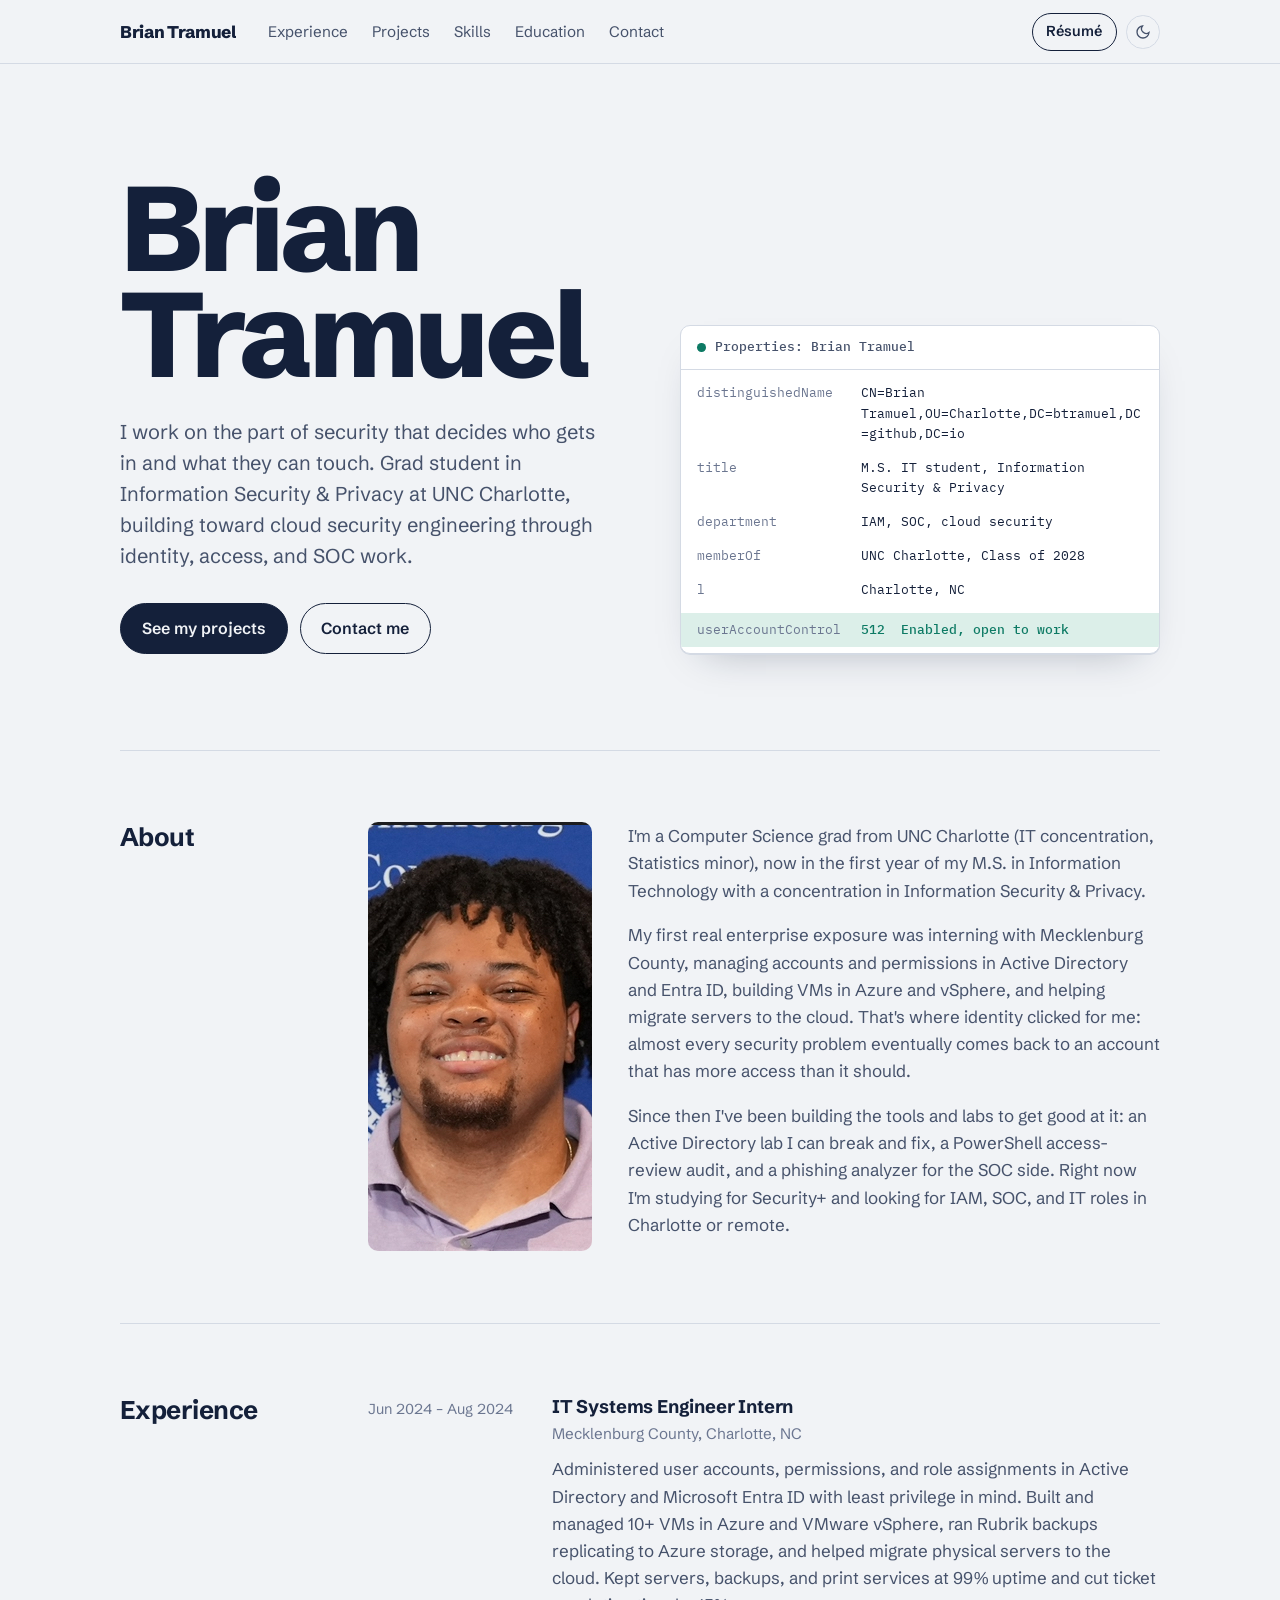
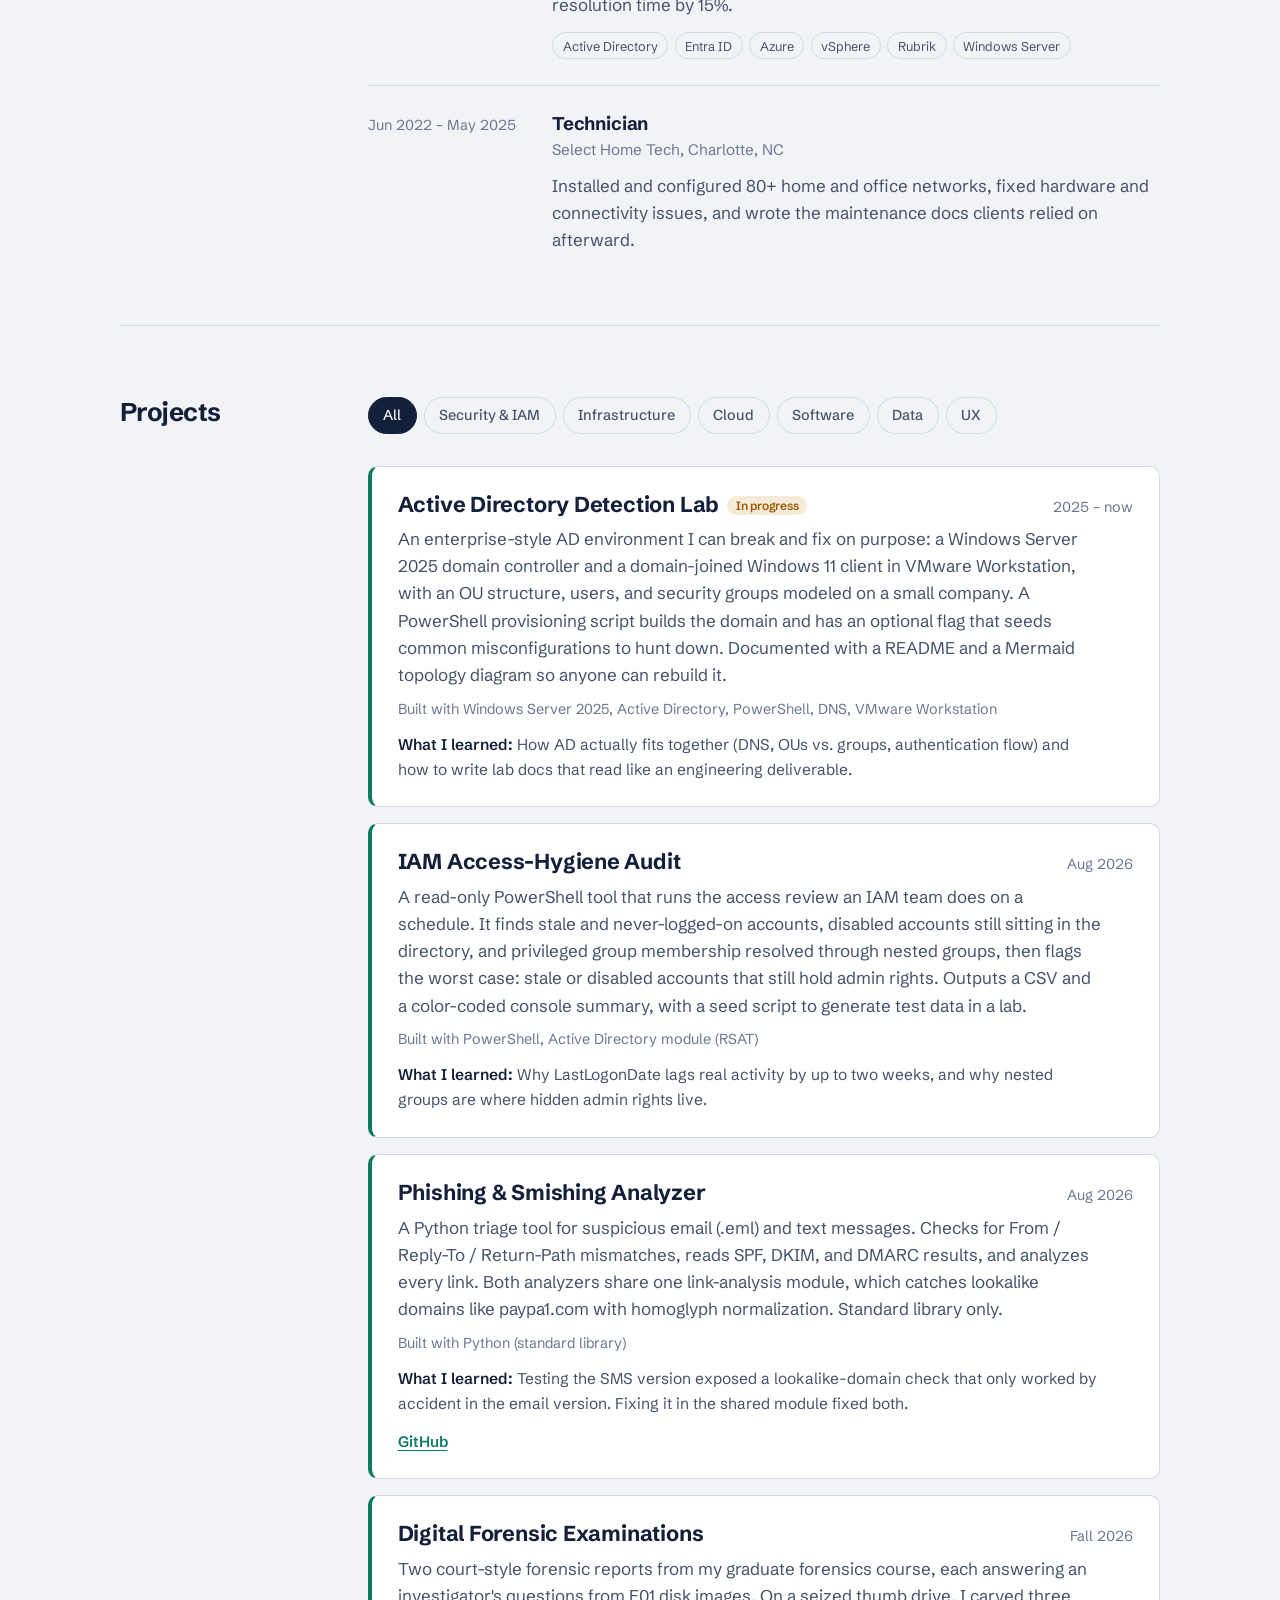
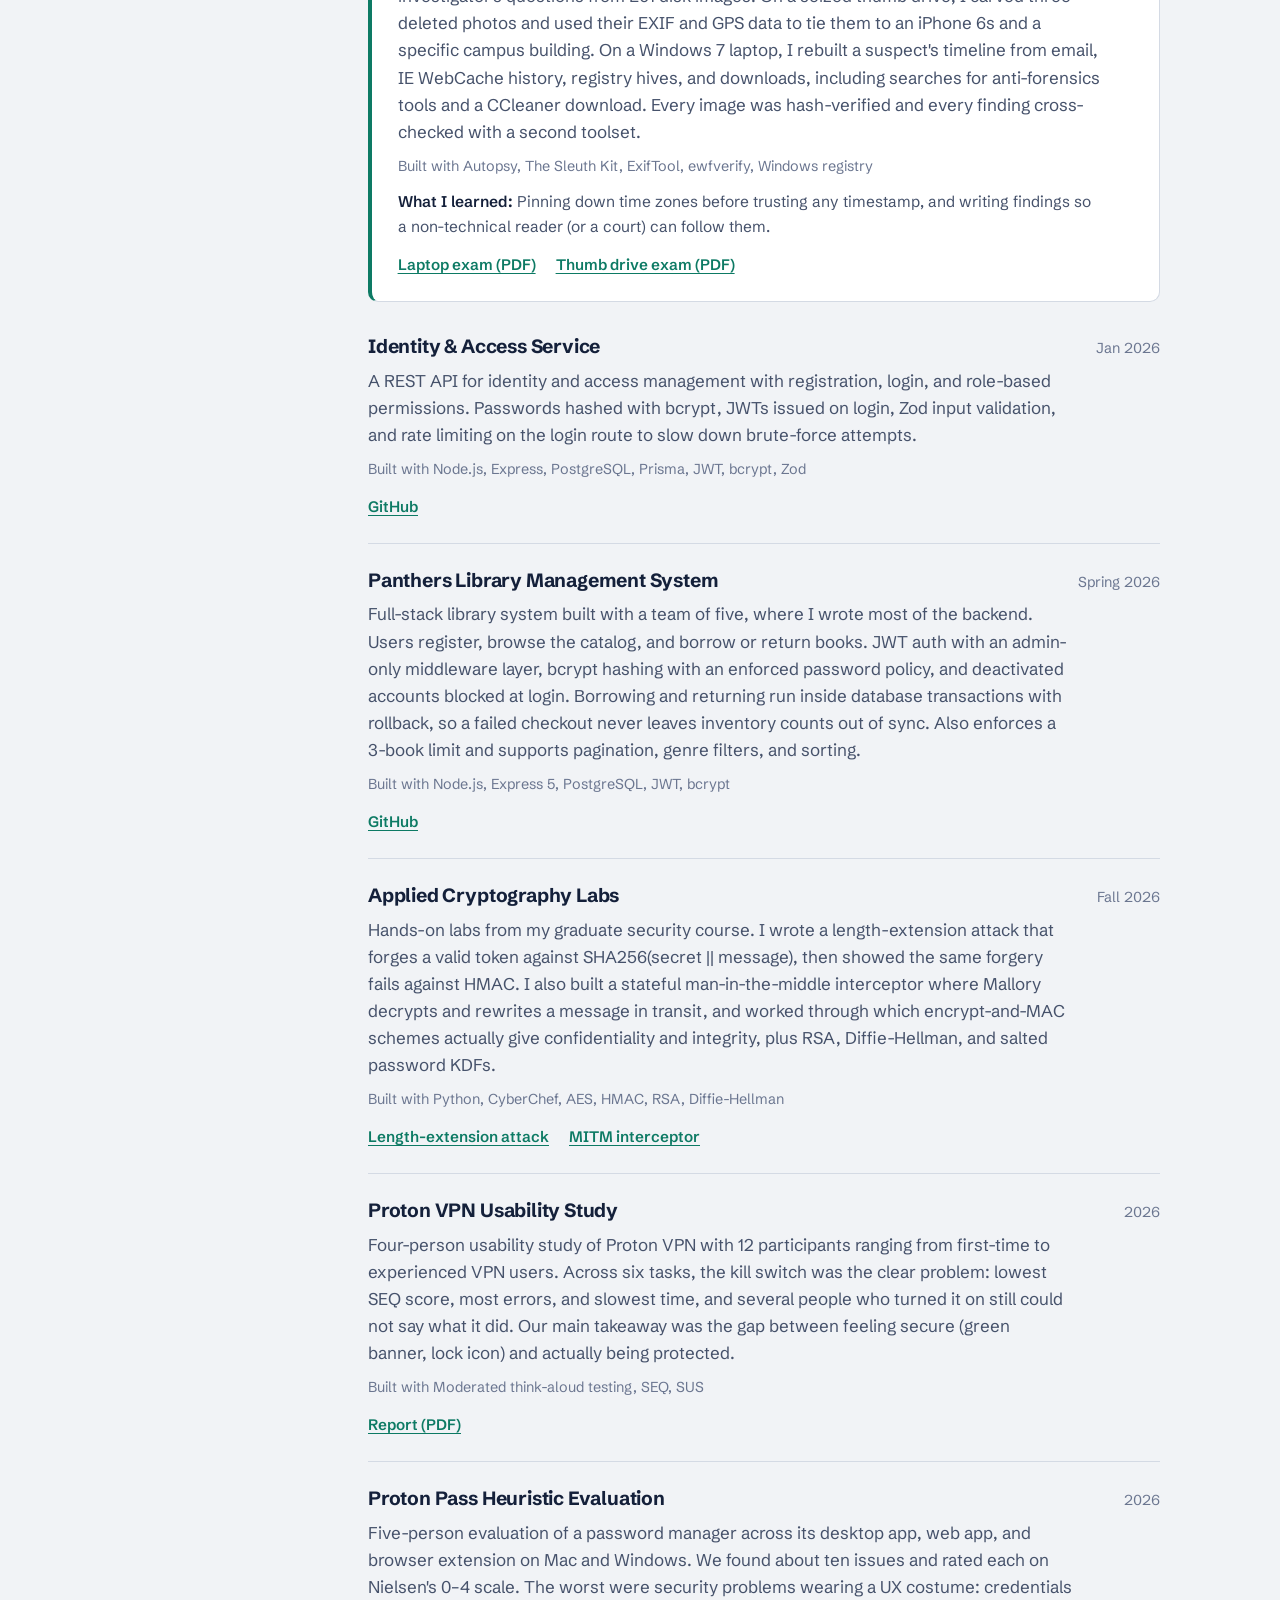
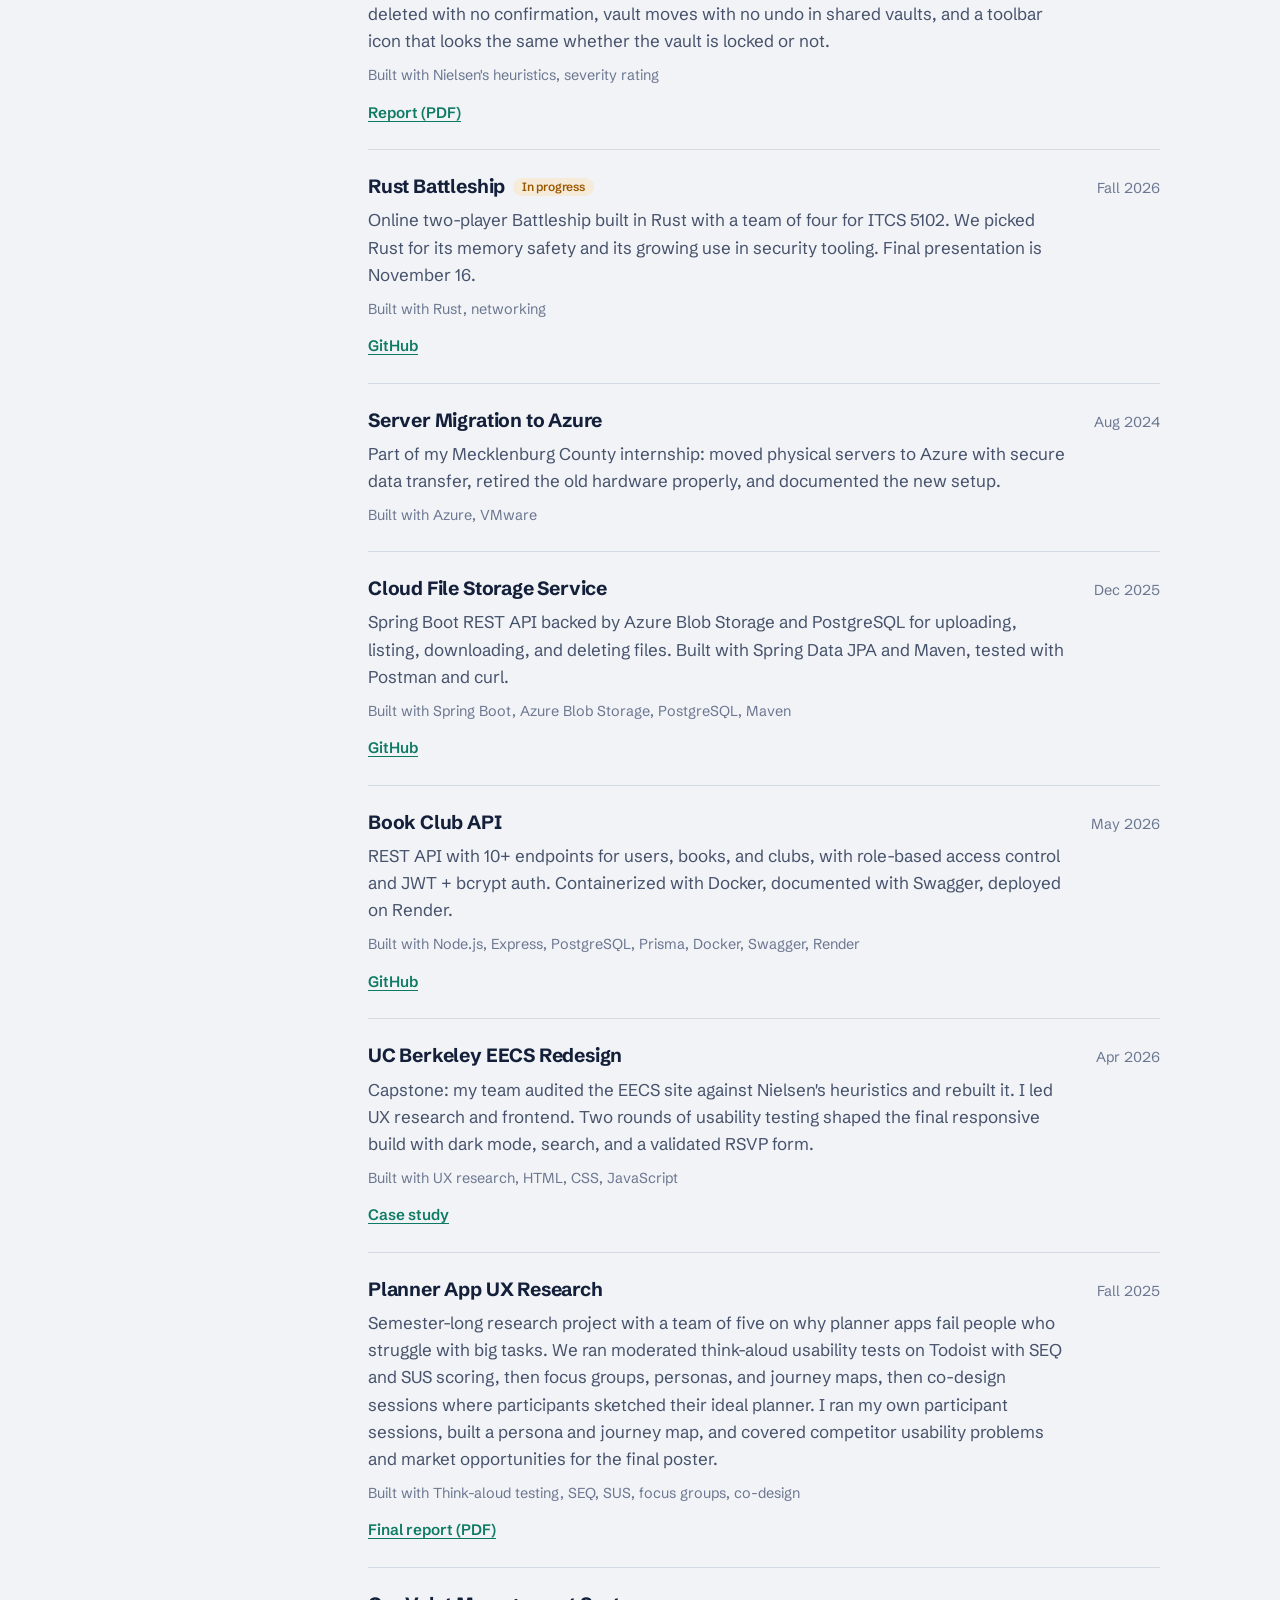
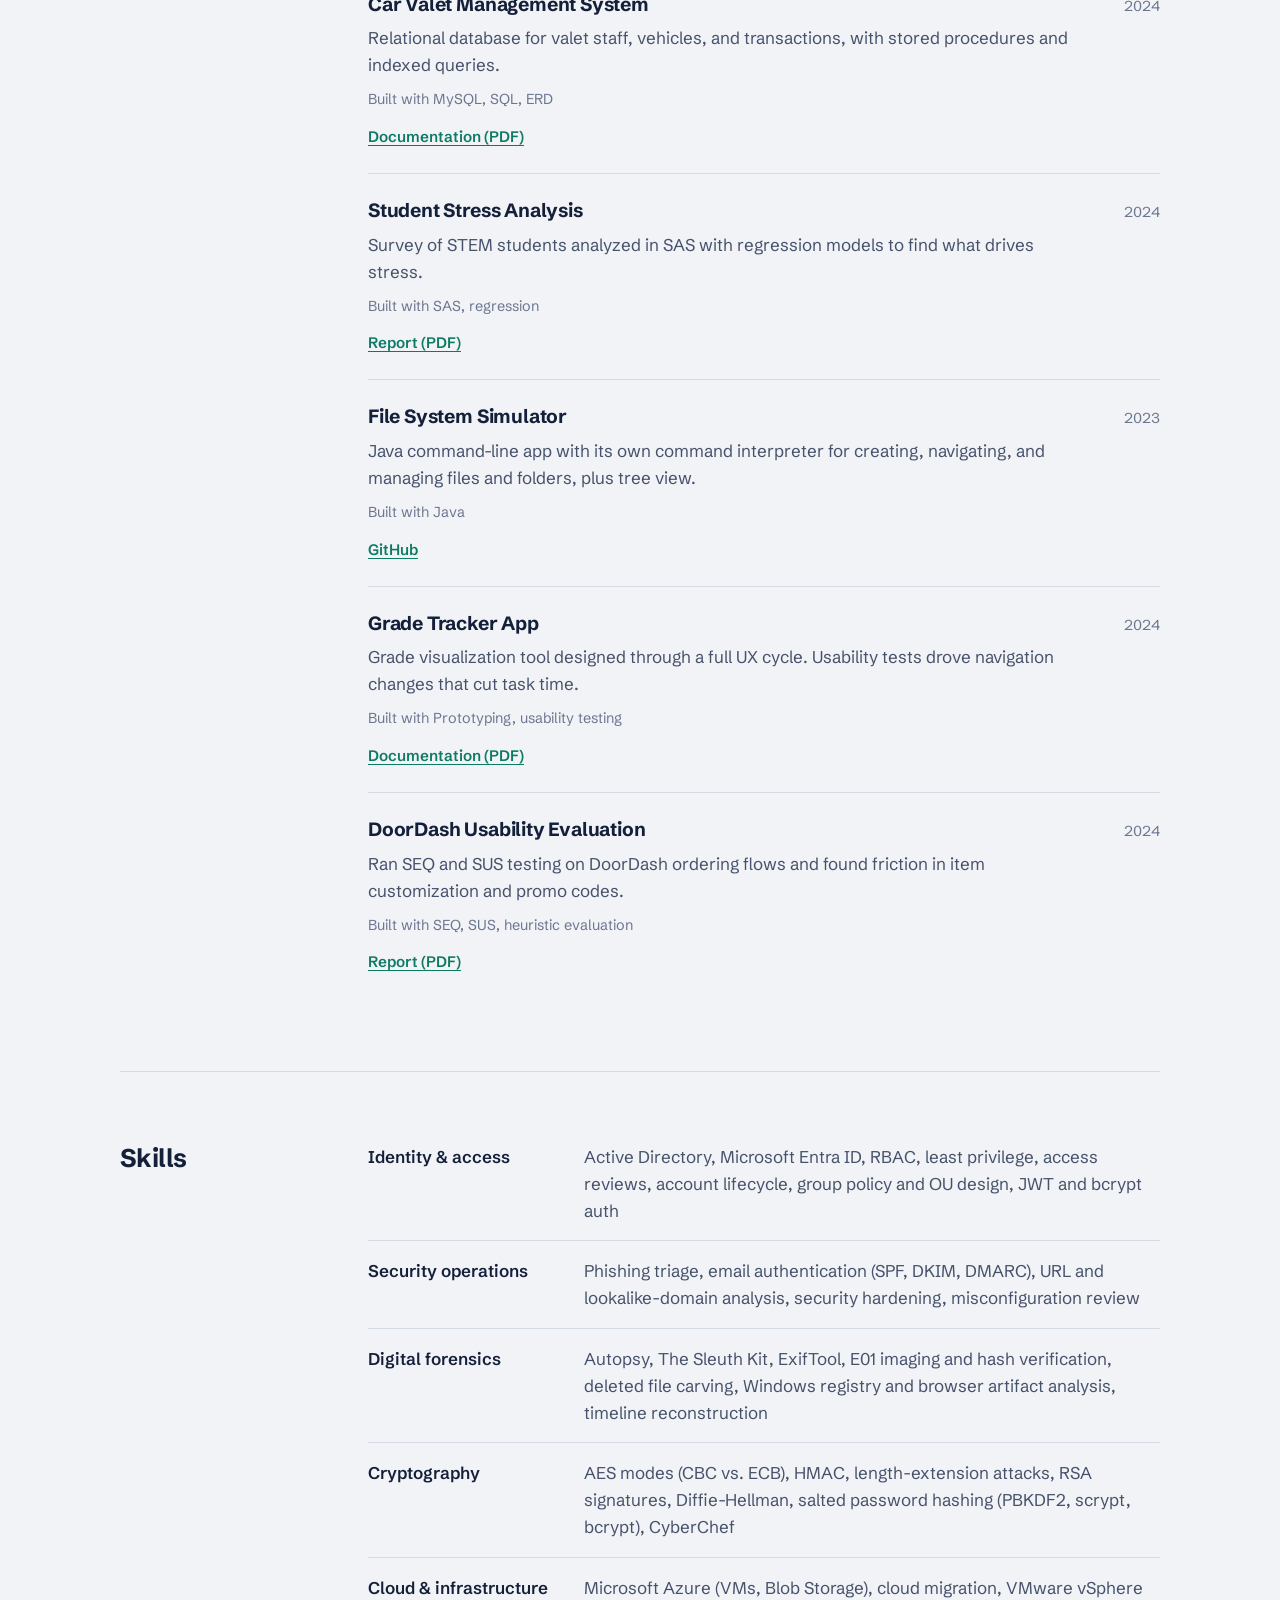
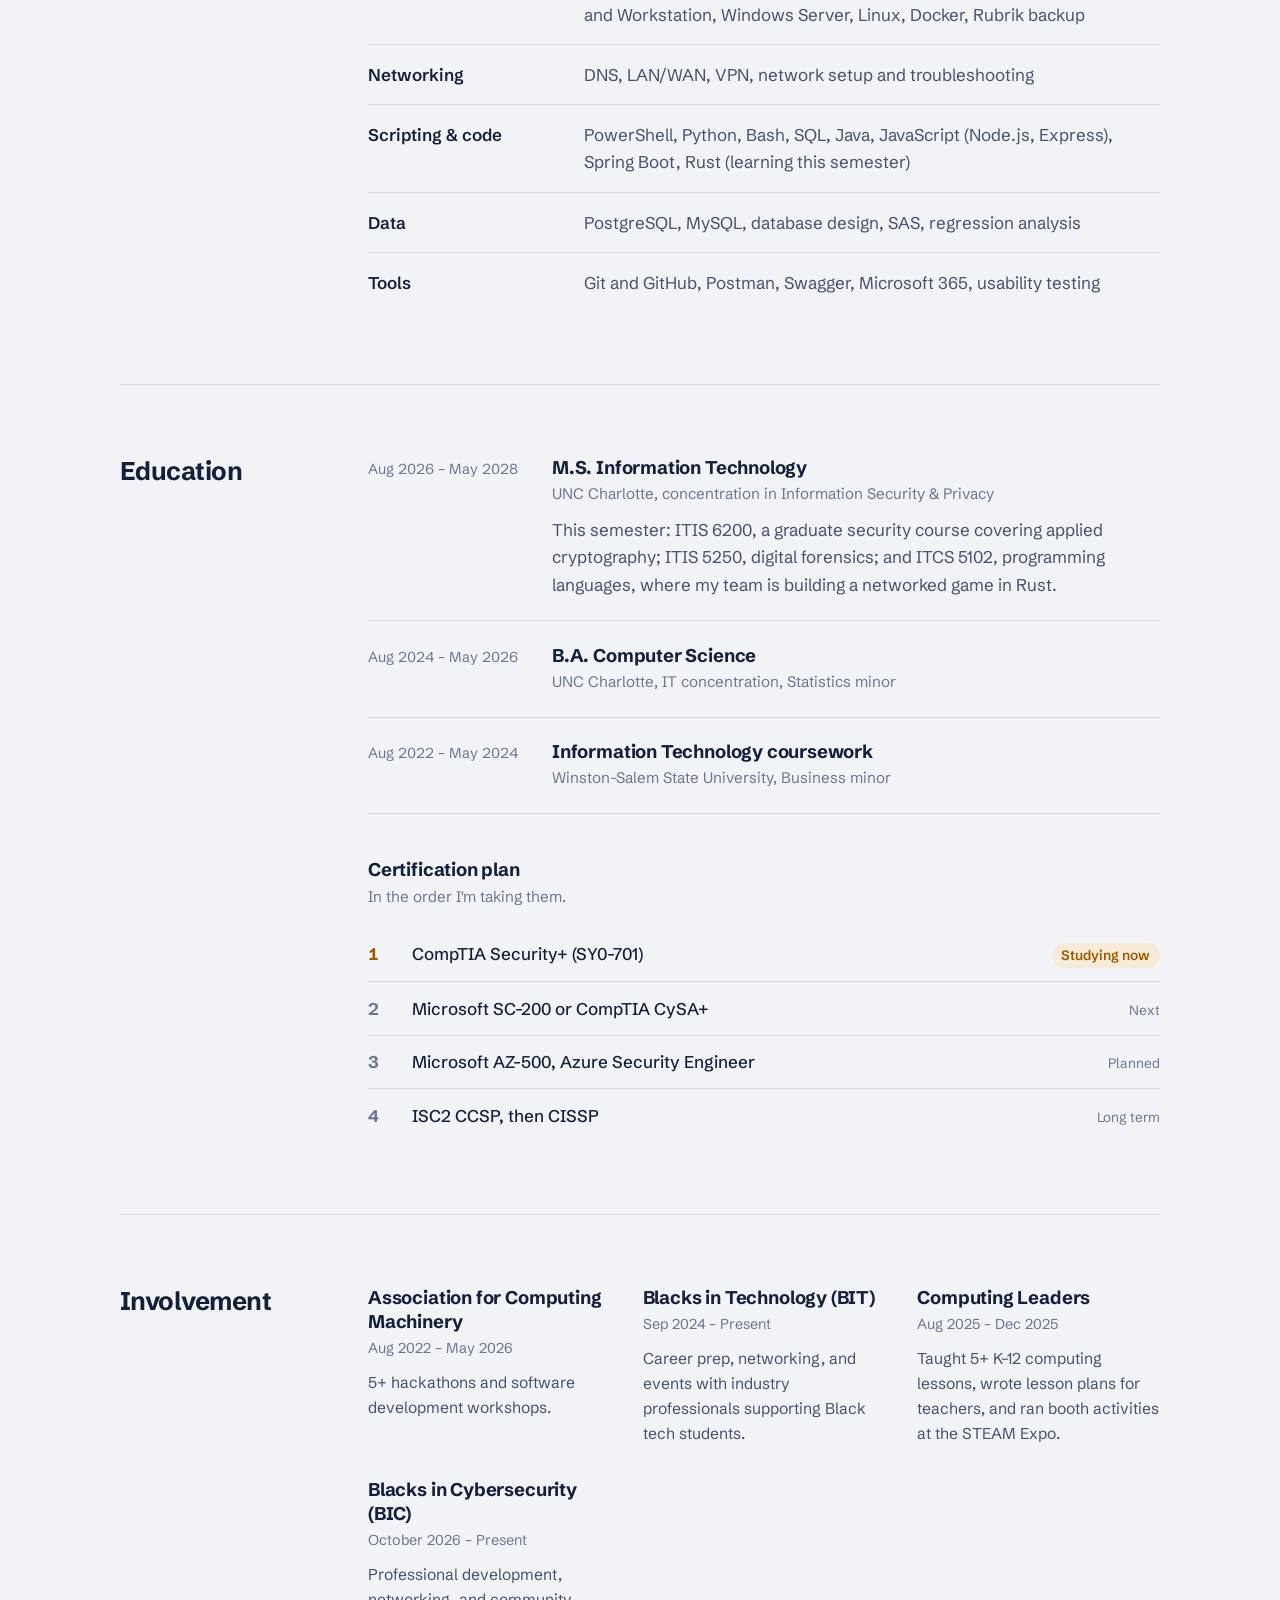
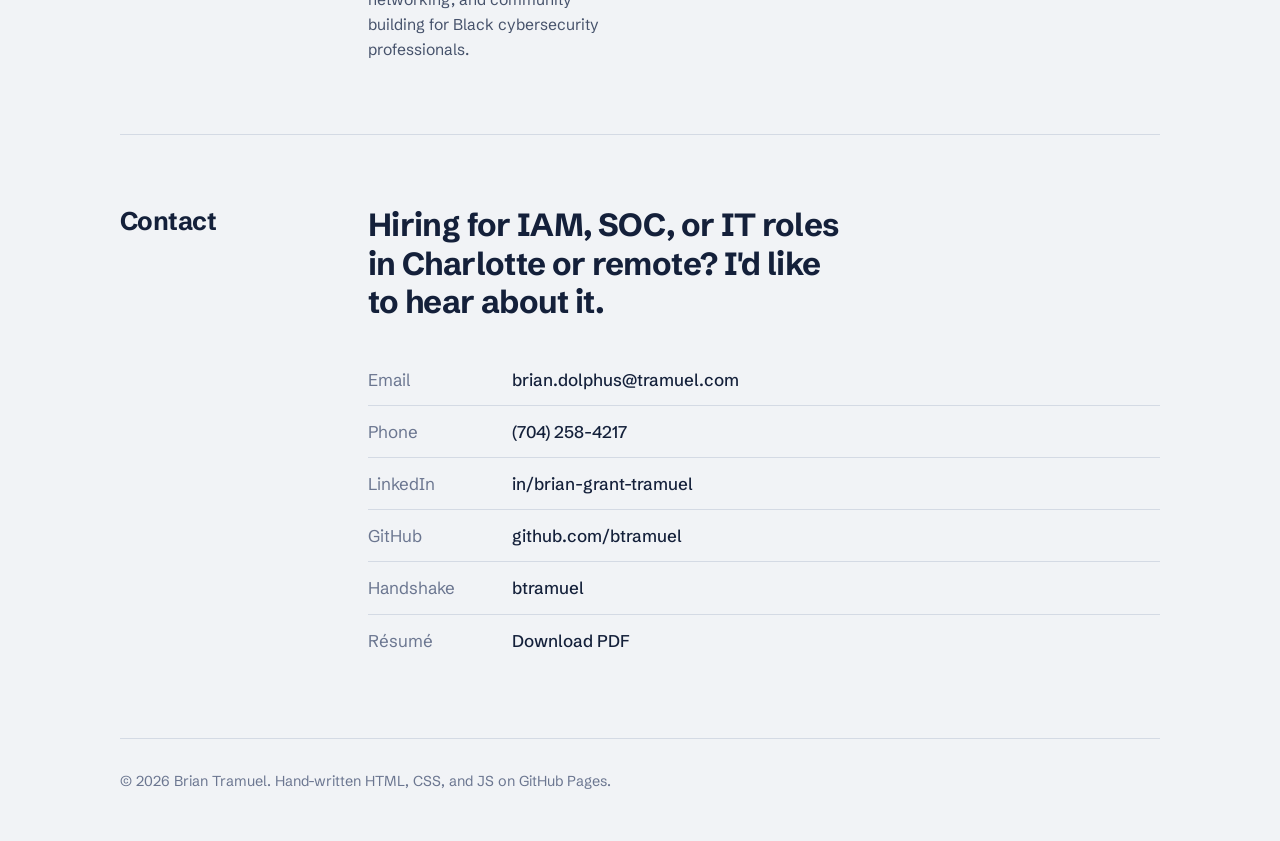
<file: index.html>
<!DOCTYPE html>
<html lang="en">
<head>
  <meta charset="UTF-8">
  <meta name="viewport" content="width=device-width, initial-scale=1">
  <meta name="description" content="Brian Tramuel: M.S. Information Security & Privacy student at UNC Charlotte working toward cloud security. Hands-on with Active Directory, Entra ID, Azure, PowerShell, and Python security tooling.">
  <title>Brian Tramuel | Identity, Cloud &amp; Security</title>
  <link rel="preconnect" href="https://fonts.googleapis.com">
  <link rel="preconnect" href="https://fonts.gstatic.com" crossorigin>
  <link href="https://fonts.googleapis.com/css2?family=Schibsted+Grotesk:wght@400;500;600;700;800&family=IBM+Plex+Mono:wght@400;500&display=swap" rel="stylesheet">
  <link rel="stylesheet" href="style.css">
  <!-- set theme before paint so there's no flash -->
  <script>
    try {
      const t = localStorage.getItem('theme');
      if (t) document.documentElement.dataset.theme = t;
    } catch (e) {}
  </script>
</head>
<body>

  <a class="skip" href="#main">Skip to content</a>

  <header class="topbar">
    <div class="topbar-inner">
      <a href="#top" class="wordmark">Brian Tramuel</a>
      <nav class="nav" aria-label="Sections">
        <a href="#experience">Experience</a>
        <a href="#projects">Projects</a>
        <a href="#skills">Skills</a>
        <a href="#education">Education</a>
        <a href="#contact">Contact</a>
      </nav>
      <div class="topbar-actions">
        <a href="documents/resume.pdf" target="_blank" rel="noopener" class="btn-small">Résumé</a>
        <button class="theme-btn" id="themeBtn" type="button" aria-label="Switch color theme">
          <svg class="i-sun" width="16" height="16" viewBox="0 0 24 24" fill="none" stroke="currentColor" stroke-width="2" aria-hidden="true"><circle cx="12" cy="12" r="4"/><path d="M12 2v2M12 20v2M4.93 4.93l1.41 1.41M17.66 17.66l1.41 1.41M2 12h2M20 12h2M6.34 17.66l-1.41 1.41M19.07 4.93l-1.41 1.41"/></svg>
          <svg class="i-moon" width="16" height="16" viewBox="0 0 24 24" fill="none" stroke="currentColor" stroke-width="2" aria-hidden="true"><path d="M21 12.79A9 9 0 1 1 11.21 3 7 7 0 0 0 21 12.79z"/></svg>
        </button>
      </div>
    </div>
  </header>

  <main id="main">

    <!-- HERO -->
    <section id="top" class="hero wrap">
      <div class="hero-text">
        <h1 class="hero-name">Brian<br>Tramuel</h1>
        <p class="hero-lede">
          I work on the part of security that decides who gets in and what they can touch.
          Grad student in Information Security &amp; Privacy at UNC Charlotte, building toward
          cloud security engineering through identity, access, and SOC work.
        </p>
        <div class="hero-actions">
          <a href="#projects" class="btn">See my projects</a>
          <a href="#contact" class="btn btn-ghost">Contact me</a>
        </div>
      </div>

      <!-- the hero "AD object" card. real info, formatted like an attribute editor -->
      <figure class="record" aria-label="Quick facts about Brian">
        <figcaption class="record-head">
          <span class="record-dot" aria-hidden="true"></span>
          Properties: Brian Tramuel
        </figcaption>
        <dl class="record-list">
          <div class="rec"><dt>distinguishedName</dt><dd>CN=Brian Tramuel,OU=Charlotte,DC=btramuel,DC=github,DC=io</dd></div>
          <div class="rec"><dt>title</dt><dd>M.S. IT student, Information Security &amp; Privacy</dd></div>
          <div class="rec"><dt>department</dt><dd>IAM, SOC, cloud security</dd></div>
          <div class="rec"><dt>memberOf</dt><dd>UNC Charlotte, Class of 2028</dd></div>
          <div class="rec"><dt>l</dt><dd>Charlotte, NC</dd></div>
          <div class="rec rec-status"><dt>userAccountControl</dt><dd>512 &nbsp;Enabled, open to work</dd></div>
        </dl>
      </figure>
    </section>

    <!-- ABOUT -->
    <section id="about" class="section wrap">
      <h2 class="section-title">About</h2>
      <div class="section-body about">
        <img class="about-photo" src="profile.jpg" alt="Brian Tramuel smiling in front of a Mecklenburg County backdrop" width="708" height="429">
        <div class="prose">
          <p>I'm a Computer Science grad from UNC Charlotte (IT concentration, Statistics minor), now in the first year of my M.S. in Information Technology with a concentration in Information Security &amp; Privacy.</p>
          <p>My first real enterprise exposure was interning with Mecklenburg County, managing accounts and permissions in Active Directory and Entra ID, building VMs in Azure and vSphere, and helping migrate servers to the cloud. That's where identity clicked for me: almost every security problem eventually comes back to an account that has more access than it should.</p>
          <p>Since then I've been building the tools and labs to get good at it: an Active Directory lab I can break and fix, a PowerShell access-review audit, and a phishing analyzer for the SOC side. Right now I'm studying for Security+ and looking for IAM, SOC, and IT roles in Charlotte or remote.</p>
        </div>
      </div>
    </section>

    <!-- EXPERIENCE -->
    <section id="experience" class="section wrap">
      <h2 class="section-title">Experience</h2>
      <ol class="section-body timeline">

        

        <li class="job">
          <div class="job-when">Jun 2024 – Aug 2024</div>
          <div class="job-what">
            <h3>IT Systems Engineer Intern</h3>
            <p class="job-where">Mecklenburg County, Charlotte, NC</p>
            <p>Administered user accounts, permissions, and role assignments in Active Directory and Microsoft Entra ID with least privilege in mind. Built and managed 10+ VMs in Azure and VMware vSphere, ran Rubrik backups replicating to Azure storage, and helped migrate physical servers to the cloud. Kept servers, backups, and print services at 99% uptime and cut ticket resolution time by 15%.</p>
            <ul class="tags"><li>Active Directory</li><li>Entra ID</li><li>Azure</li><li>vSphere</li><li>Rubrik</li><li>Windows Server</li></ul>
          </div>
        </li>

        <li class="job">
          <div class="job-when">Jun 2022 – May 2025</div>
          <div class="job-what">
            <h3>Technician</h3>
            <p class="job-where">Select Home Tech, Charlotte, NC</p>
            <p>Installed and configured 80+ home and office networks, fixed hardware and connectivity issues, and wrote the maintenance docs clients relied on afterward.</p>
          </div>
        </li>

      </ol>
    </section>

    <!-- PROJECTS -->
    <section id="projects" class="section wrap">
      <h2 class="section-title">Projects</h2>
      <div class="section-body">
        <div class="filters" role="group" aria-label="Filter projects">
          <button type="button" class="filter is-on" data-filter="all" aria-pressed="true">All</button>
          <button type="button" class="filter" data-filter="security" aria-pressed="false">Security &amp; IAM</button>
          <button type="button" class="filter" data-filter="infra" aria-pressed="false">Infrastructure</button>
          <button type="button" class="filter" data-filter="cloud" aria-pressed="false">Cloud</button>
          <button type="button" class="filter" data-filter="software" aria-pressed="false">Software</button>
          <button type="button" class="filter" data-filter="data" aria-pressed="false">Data</button>
          <button type="button" class="filter" data-filter="ux" aria-pressed="false">UX</button>
        </div>
        <div id="projectList" class="projects"></div>
      </div>
    </section>

    <!-- SKILLS -->
    <section id="skills" class="section wrap">
      <h2 class="section-title">Skills</h2>
      <dl class="section-body skills">
        <div class="skill-row">
          <dt>Identity &amp; access</dt>
          <dd>Active Directory, Microsoft Entra ID, RBAC, least privilege, access reviews, account lifecycle, group policy and OU design, JWT and bcrypt auth</dd>
        </div>
        <div class="skill-row">
          <dt>Security operations</dt>
          <dd>Phishing triage, email authentication (SPF, DKIM, DMARC), URL and lookalike-domain analysis, security hardening, misconfiguration review</dd>
        </div>
        <div class="skill-row">
          <dt>Digital forensics</dt>
          <dd>Autopsy, The Sleuth Kit, ExifTool, E01 imaging and hash verification, deleted file carving, Windows registry and browser artifact analysis, timeline reconstruction</dd>
        </div>
        <div class="skill-row">
          <dt>Cryptography</dt>
          <dd>AES modes (CBC vs. ECB), HMAC, length-extension attacks, RSA signatures, Diffie-Hellman, salted password hashing (PBKDF2, scrypt, bcrypt), CyberChef</dd>
        </div>
        <div class="skill-row">
          <dt>Cloud &amp; infrastructure</dt>
          <dd>Microsoft Azure (VMs, Blob Storage), cloud migration, VMware vSphere and Workstation, Windows Server, Linux, Docker, Rubrik backup</dd>
        </div>
        <div class="skill-row">
          <dt>Networking</dt>
          <dd>DNS, LAN/WAN, VPN, network setup and troubleshooting</dd>
        </div>
        <div class="skill-row">
          <dt>Scripting &amp; code</dt>
          <dd>PowerShell, Python, Bash, SQL, Java, JavaScript (Node.js, Express), Spring Boot, Rust (learning this semester)</dd>
        </div>
        <div class="skill-row">
          <dt>Data</dt>
          <dd>PostgreSQL, MySQL, database design, SAS, regression analysis</dd>
        </div>
        <div class="skill-row">
          <dt>Tools</dt>
          <dd>Git and GitHub, Postman, Swagger, Microsoft 365, usability testing</dd>
        </div>
      </dl>
    </section>

    <!-- EDUCATION + CERTS -->
    <section id="education" class="section wrap">
      <h2 class="section-title">Education</h2>
      <div class="section-body">
        <ol class="schools">
          <li class="school">
            <div class="school-when">Aug 2026 – May 2028</div>
            <div>
              <h3>M.S. Information Technology</h3>
              <p class="school-where">UNC Charlotte, concentration in Information Security &amp; Privacy</p>
              <p class="school-note">This semester: ITIS 6200, a graduate security course covering applied cryptography; ITIS 5250, digital forensics; and ITCS 5102, programming languages, where my team is building a networked game in Rust.</p>
            </div>
          </li>
          <li class="school">
            <div class="school-when">Aug 2024 – May 2026</div>
            <div>
              <h3>B.A. Computer Science</h3>
              <p class="school-where">UNC Charlotte, IT concentration, Statistics minor</p>
            </div>
          </li>
          <li class="school">
            <div class="school-when">Aug 2022 – May 2024</div>
            <div>
              <h3>Information Technology coursework</h3>
              <p class="school-where">Winston-Salem State University, Business minor</p>
            </div>
          </li>
        </ol>

        <h3 class="sub-title">Certification plan</h3>
        <p class="sub-lede">In the order I'm taking them.</p>
        <ol class="certs">
          <li class="cert is-active">
            <span class="cert-name">CompTIA Security+ (SY0-701)</span>
            <span class="cert-state">Studying now</span>
          </li>
          <li class="cert">
            <span class="cert-name">Microsoft SC-200 or CompTIA CySA+</span>
            <span class="cert-state">Next</span>
          </li>
          <li class="cert">
            <span class="cert-name">Microsoft AZ-500, Azure Security Engineer</span>
            <span class="cert-state">Planned</span>
          </li>
          <li class="cert">
            <span class="cert-name">ISC2 CCSP, then CISSP</span>
            <span class="cert-state">Long term</span>
          </li>
        </ol>
      </div>
    </section>

    <!-- LEADERSHIP -->
    <section id="leadership" class="section wrap">
      <h2 class="section-title">Involvement</h2>
      <div class="section-body involve">
        <div class="inv">
          <h3>Association for Computing Machinery</h3>
          <p class="inv-when">Aug 2022 – May 2026</p>
          <p>5+ hackathons and software development workshops.</p>
        </div>
        <div class="inv">
          <h3>Blacks in Technology (BIT)</h3>
          <p class="inv-when">Sep 2024 – Present</p>
          <p>Career prep, networking, and events with industry professionals supporting Black tech students.</p>
        </div>
        <div class="inv">
          <h3>Computing Leaders</h3>
          <p class="inv-when">Aug 2025 – Dec 2025</p>
          <p>Taught 5+ K–12 computing lessons, wrote lesson plans for teachers, and ran booth activities at the STEAM Expo.</p>
        </div>
        <div class="inv">
          <h3>Blacks in Cybersecurity (BIC) </h3>
          <p class="inv-when">October 2026 – Present</p>
          <p>Professional development, networking, and community building for Black cybersecurity professionals.</p>
        </div>
      </div>
    </section>

    <!-- CONTACT -->
    <section id="contact" class="section wrap contact">
      <h2 class="section-title">Contact</h2>
      <div class="section-body">
        <p class="contact-lede">Hiring for IAM, SOC, or IT roles in Charlotte or remote? I'd like to hear about it.</p>
        <dl class="contact-list">
          <div class="c-row"><dt>Email</dt><dd><a href="mailto:brian.dolphus@tramuel.com">brian.dolphus@tramuel.com</a></dd></div>
          <div class="c-row"><dt>Phone</dt><dd><a href="tel:+17042584217">(704) 258-4217</a></dd></div>
          <div class="c-row"><dt>LinkedIn</dt><dd><a href="https://www.linkedin.com/in/brian-grant-tramuel-882121264/" target="_blank" rel="noopener">in/brian-grant-tramuel</a></dd></div>
          <div class="c-row"><dt>GitHub</dt><dd><a href="https://github.com/btramuel" target="_blank" rel="noopener">github.com/btramuel</a></dd></div>
          <div class="c-row"><dt>Handshake</dt><dd><a href="https://app.joinhandshake.com/profiles/btramuel" target="_blank" rel="noopener">btramuel</a></dd></div>
          <div class="c-row"><dt>Résumé</dt><dd><a href="documents/resume.pdf" target="_blank" rel="noopener">Download PDF</a></dd></div>
        </dl>
      </div>
    </section>

  </main>

  <footer class="footer wrap">
    <p>© 2026 Brian Tramuel. Hand-written HTML, CSS, and JS on GitHub Pages.</p>
  </footer>

  <script src="script.js"></script>
</body>
</html>
</file>
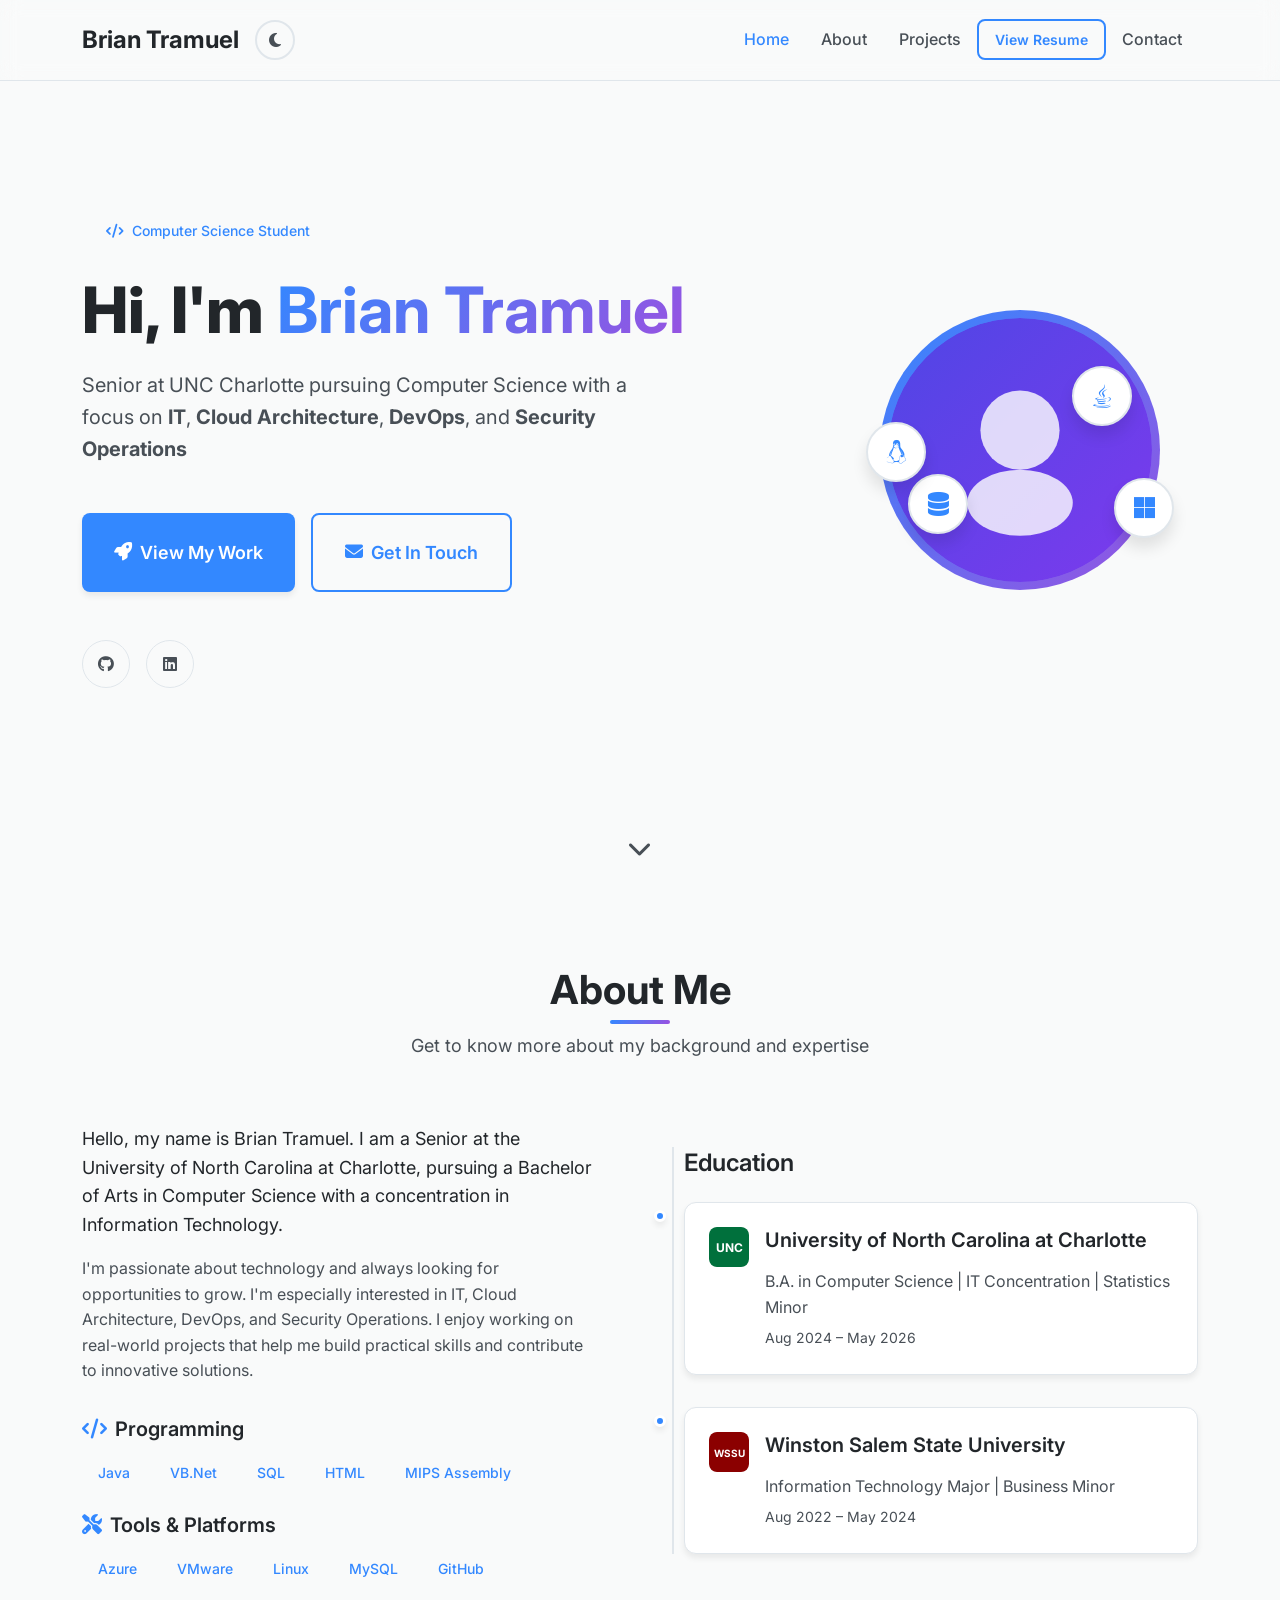
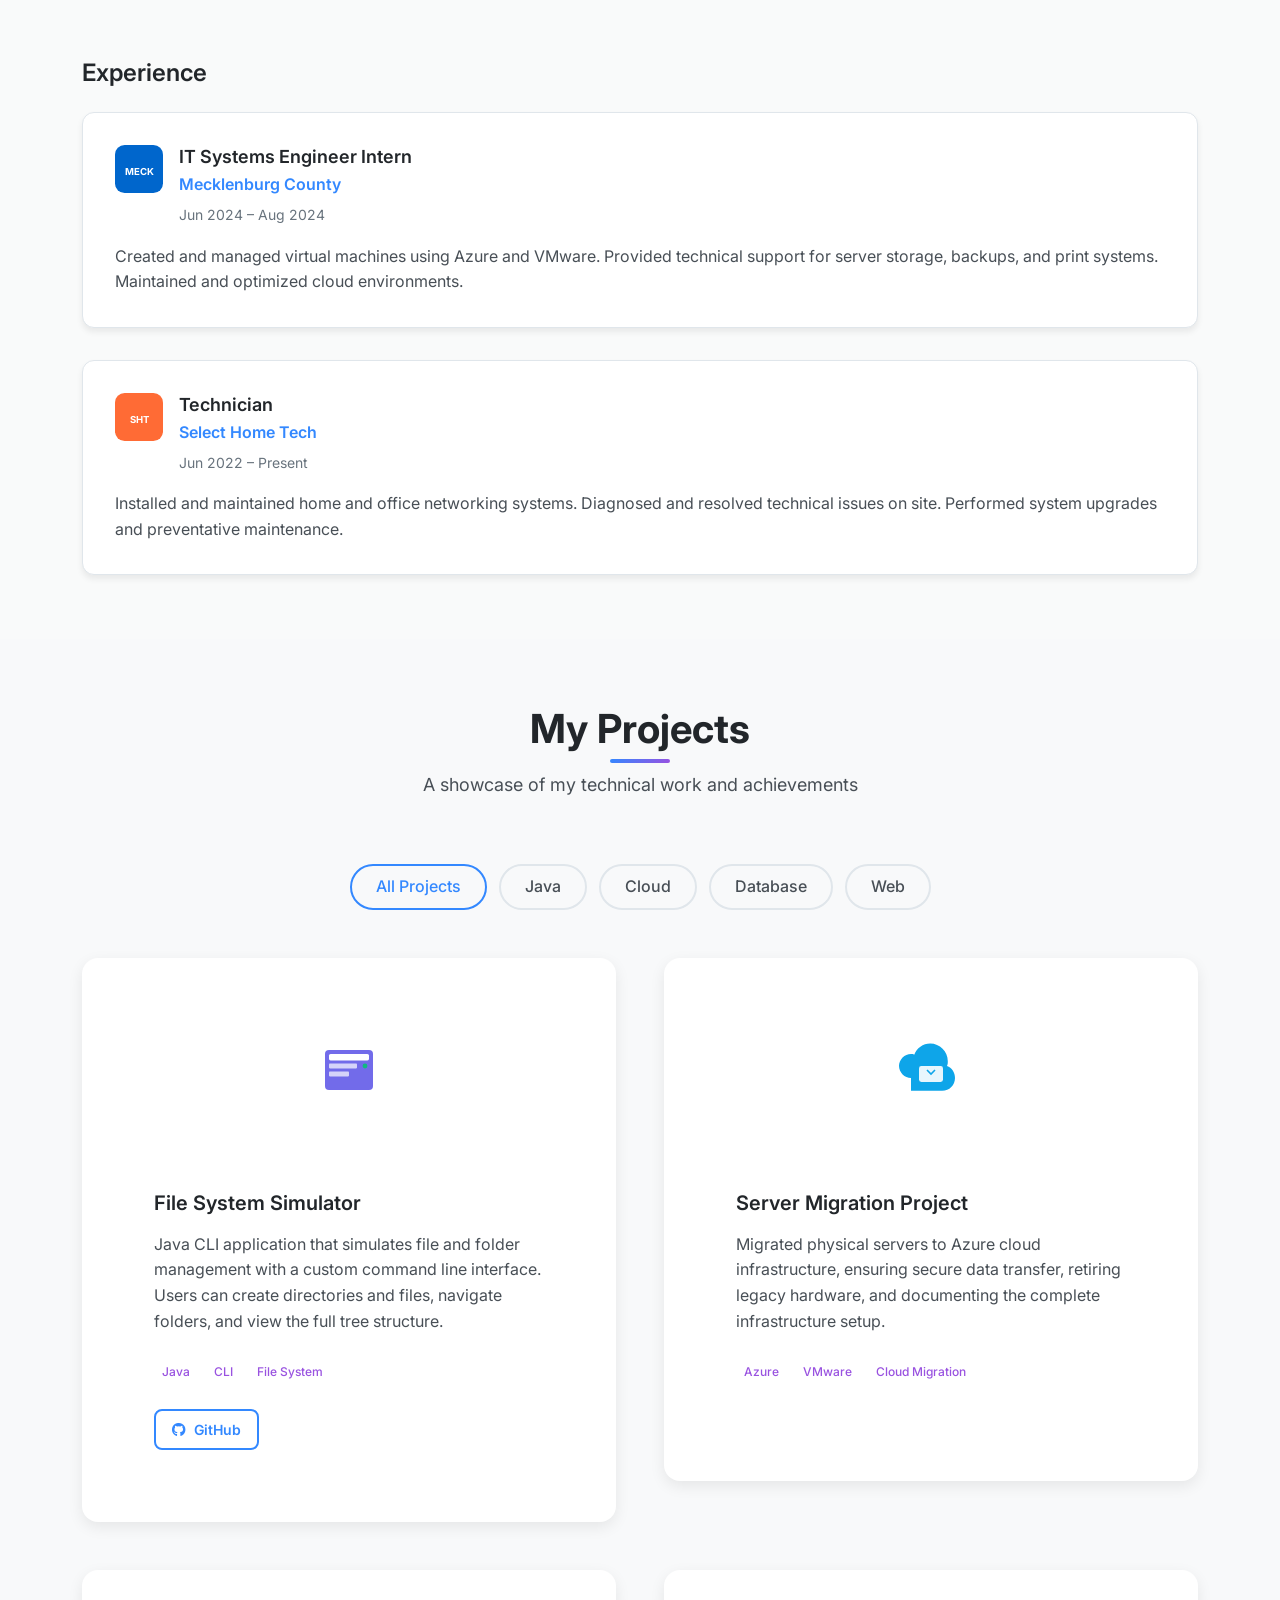
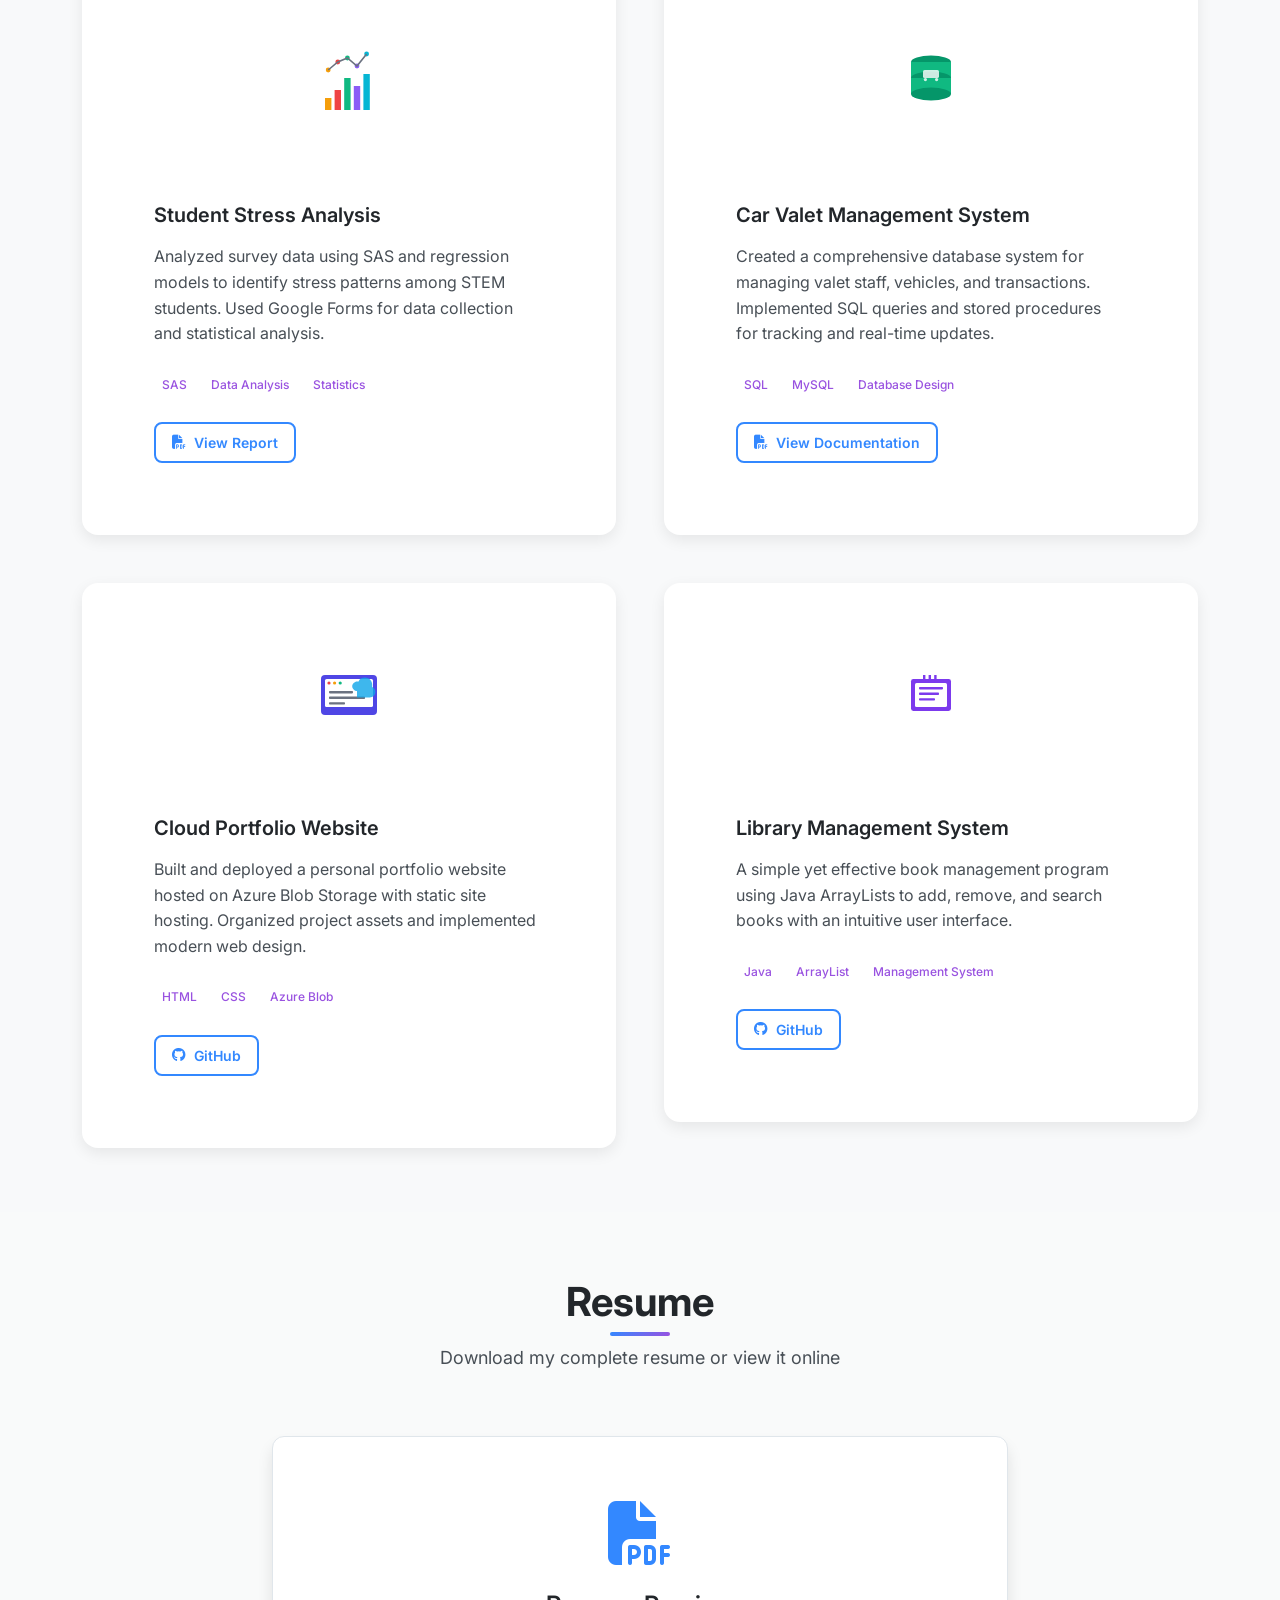
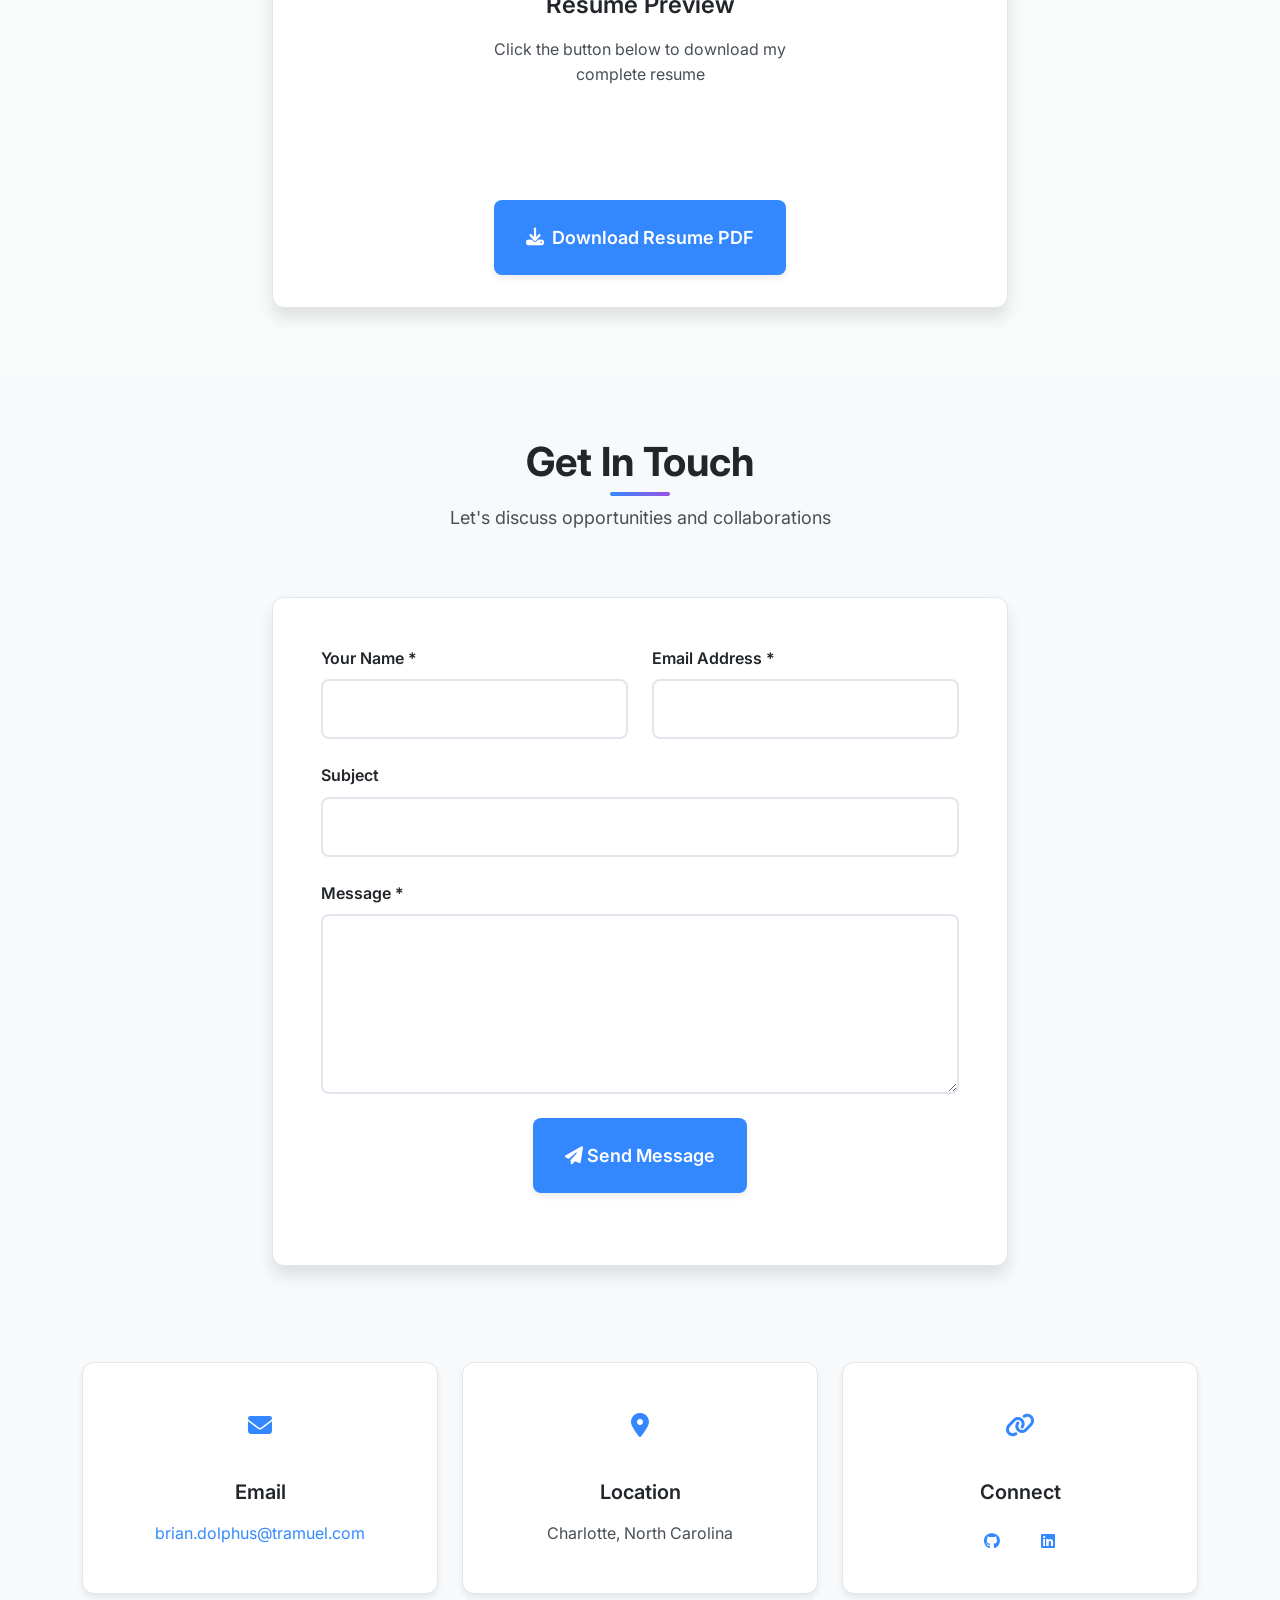
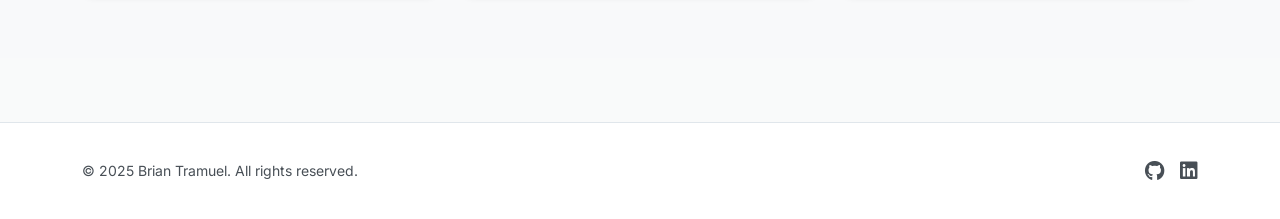
<file: docs/index.html>
<!DOCTYPE html>
<html lang="en">
<head>
    <meta charset="UTF-8">
    <meta name="viewport" content="width=device-width, initial-scale=1.0">
    <meta name="description" content="Brian Tramuel - Computer Science Student specializing in IT, Cloud Architecture, DevOps, and Security Operations">
    <meta name="keywords" content="Brian Tramuel, Computer Science, IT, Cloud Architecture, DevOps, Security Operations, Portfolio">
    <meta name="author" content="Brian Tramuel">
    
    <title>Brian Tramuel - Portfolio</title>
    
    <!-- Preconnect to external domains for better performance -->
    <link rel="preconnect" href="https://fonts.googleapis.com">
    <link rel="preconnect" href="https://fonts.gstatic.com" crossorigin>
    <link rel="preconnect" href="https://cdnjs.cloudflare.com">
    
    <!-- Google Fonts -->
    <link href="https://fonts.googleapis.com/css2?family=Inter:wght@300;400;500;600;700&family=JetBrains+Mono:wght@400;500&display=swap" rel="stylesheet">
    
    <!-- Bootstrap CSS -->
    <link href="https://cdn.jsdelivr.net/npm/bootstrap@5.3.2/dist/css/bootstrap.min.css" rel="stylesheet">
    
    <!-- Font Awesome -->
    <link rel="stylesheet" href="https://cdnjs.cloudflare.com/ajax/libs/font-awesome/6.4.0/css/all.min.css">
    
    <!-- Custom CSS -->
    <link rel="stylesheet" href="assets/style.css">
    
    <!-- Project Spacing Fix -->
    
    
    <!-- Favicon -->
    <link rel="icon" type="image/svg+xml" href="assets/icons.svg#favicon">
</head>
<body>
    <!-- Loading Screen -->
    <div id="loading-screen" class="loading-screen">
        <div class="loading-spinner">
            <div class="spinner"></div>
            <p>Loading Portfolio...</p>
        </div>
    </div>

    <!-- Navigation -->
    <nav class="navbar navbar-expand-lg fixed-top" id="navbar">
        <div class="container">
            <a class="navbar-brand" href="#home">
                <span class="brand-text">Brian Tramuel</span>
            </a>
            
            <!-- Theme Toggle -->
            <button class="theme-toggle" id="theme-toggle" aria-label="Toggle theme">
                <i class="fas fa-moon" id="theme-icon"></i>
            </button>
            
            <!-- Mobile Menu Toggle -->
            <button class="navbar-toggler" type="button" id="mobile-menu-toggle" aria-label="Toggle navigation">
                <span class="hamburger">
                    <span></span>
                    <span></span>
                    <span></span>
                </span>
            </button>
            
            <!-- Navigation Menu -->
            <div class="navbar-collapse" id="navbarNav">
                <ul class="navbar-nav ms-auto">
                    <li class="nav-item">
                        <a class="nav-link" href="#home">Home</a>
                    </li>
                    <li class="nav-item">
                        <a class="nav-link" href="#about">About</a>
                    </li>
                    <li class="nav-item">
                        <a class="nav-link" href="#projects">Projects</a>
                    </li>
                    <li class="nav-item">
                        <a class="btn btn-outline-primary btn-sm" href="assets/documents/resume.pdf" target="_blank">View Resume</a>
                    </li>
                    <li class="nav-item">
                        <a class="nav-link" href="#contact">Contact</a>
                    </li>
                </ul>
            </div>
        </div>
    </nav>

    <!-- Hero Section -->
    <section id="home" class="hero-section">
        <div class="hero-background">
            <div class="hero-pattern"></div>
        </div>
        <div class="container">
            <div class="row align-items-center min-vh-100">
                <div class="col-lg-8">
                    <div class="hero-content">
                        <div class="hero-badge">
                            <i class="fas fa-code"></i>
                            <span>Computer Science Student</span>
                        </div>
                        <h1 class="hero-title">
                            Hi, I'm <span class="gradient-text">Brian Tramuel</span>
                        </h1>
                        <p class="hero-subtitle">
                            Senior at UNC Charlotte pursuing Computer Science with a focus on 
                            <strong>IT</strong>, <strong>Cloud Architecture</strong>, <strong>DevOps</strong>, 
                            and <strong>Security Operations</strong>
                        </p>
                        <div class="hero-cta">
                            <a href="#projects" class="btn btn-primary btn-lg">
                                <i class="fas fa-rocket"></i>
                                View My Work
                            </a>
                            <a href="#contact" class="btn btn-outline-primary btn-lg">
                                <i class="fas fa-envelope"></i>
                                Get In Touch
                            </a>
                        </div>
                        <div class="hero-social">
                            <a href="https://github.com/btramuel" target="_blank" rel="noopener" class="social-link">
                                <i class="fab fa-github"></i>
                            </a>
                            <a href="https://www.linkedin.com/in/brian-grant-tramuel-882121264/" target="_blank" rel="noopener" class="social-link">
                                <i class="fab fa-linkedin"></i>
                            </a>
                        </div>
                    </div>
                </div>
                <div class="col-lg-4">
                    <div class="hero-visual">
                        <div class="profile-container">
                            <div class="profile-image">
                                <!-- SVG placeholder for profile image -->
                                <svg viewBox="0 0 200 200" class="placeholder-avatar">
                                    <defs>
                                        <linearGradient id="avatarGradient" x1="0%" y1="0%" x2="100%" y2="100%">
                                            <stop offset="0%" style="stop-color:#4f46e5;stop-opacity:1" />
                                            <stop offset="100%" style="stop-color:#7c3aed;stop-opacity:1" />
                                        </linearGradient>
                                    </defs>
                                    <circle cx="100" cy="100" r="100" fill="url(#avatarGradient)"/>
                                    <circle cx="100" cy="85" r="30" fill="white" opacity="0.8"/>
                                    <ellipse cx="100" cy="140" rx="40" ry="25" fill="white" opacity="0.8"/>
                                </svg>
                            </div>
                            <div class="tech-icons">
                                <div class="tech-icon" style="--delay: 0s">
                                    <i class="fab fa-java"></i>
                                </div>
                                <div class="tech-icon" style="--delay: 0.2s">
                                    <i class="fab fa-microsoft"></i>
                                </div>
                                <div class="tech-icon" style="--delay: 0.4s">
                                    <i class="fas fa-database"></i>
                                </div>
                                <div class="tech-icon" style="--delay: 0.6s">
                                    <i class="fab fa-linux"></i>
                                </div>
                            </div>
                        </div>
                    </div>
                </div>
            </div>
        </div>
        <div class="hero-scroll-indicator">
            <div class="scroll-down">
                <i class="fas fa-chevron-down"></i>
            </div>
        </div>
    </section>

    <!-- About Section -->
    <section id="about" class="section">
        <div class="container">
            <div class="row">
                <div class="col-lg-12">
                    <div class="section-header text-center">
                        <h2 class="section-title">About Me</h2>
                        <p class="section-subtitle">Get to know more about my background and expertise</p>
                    </div>
                </div>
            </div>
            <div class="row align-items-center">
                <div class="col-lg-6">
                    <div class="about-content">
                        <p class="lead">
                            Hello, my name is Brian Tramuel. I am a Senior at the University of North Carolina at Charlotte, 
                            pursuing a Bachelor of Arts in Computer Science with a concentration in Information Technology.
                        </p>
                        <p>
                            I'm passionate about technology and always looking for opportunities to grow. I'm especially 
                            interested in IT, Cloud Architecture, DevOps, and Security Operations. I enjoy working on 
                            real-world projects that help me build practical skills and contribute to innovative solutions.
                        </p>
                        <div class="skills-highlights">
                            <div class="skill-category">
                                <h5><i class="fas fa-code"></i> Programming</h5>
                                <div class="skill-tags">
                                    <span class="skill-tag">Java</span>
                                    <span class="skill-tag">VB.Net</span>
                                    <span class="skill-tag">SQL</span>
                                    <span class="skill-tag">HTML</span>
                                    <span class="skill-tag">MIPS Assembly</span>
                                </div>
                            </div>
                            <div class="skill-category">
                                <h5><i class="fas fa-tools"></i> Tools & Platforms</h5>
                                <div class="skill-tags">
                                    <span class="skill-tag">Azure</span>
                                    <span class="skill-tag">VMware</span>
                                    <span class="skill-tag">Linux</span>
                                    <span class="skill-tag">MySQL</span>
                                    <span class="skill-tag">GitHub</span>
                                </div>
                            </div>
                        </div>
                    </div>
                </div>
                <div class="col-lg-6">
                    <div class="education-timeline">
                        <h4 class="mb-4">Education</h4>
                        <div class="timeline-item">
                            <div class="timeline-dot"></div>
                            <div class="timeline-content">
                                <div class="timeline-header">
                                    <div class="university-logo">
                                        <!-- UNC Charlotte Logo SVG -->
                                        <svg viewBox="0 0 40 40" class="logo-svg">
                                            <rect width="40" height="40" rx="8" fill="#00703C"/>
                                            <text x="20" y="25" text-anchor="middle" fill="white" font-size="12" font-weight="bold">UNC</text>
                                        </svg>
                                    </div>
                                    <div>
                                        <h5>University of North Carolina at Charlotte</h5>
                                        <p class="mb-1">B.A. in Computer Science | IT Concentration | Statistics Minor</p>
                                        <small class="text-muted">Aug 2024 – May 2026</small>
                                    </div>
                                </div>
                            </div>
                        </div>
                        <div class="timeline-item">
                            <div class="timeline-dot"></div>
                            <div class="timeline-content">
                                <div class="timeline-header">
                                    <div class="university-logo">
                                        <!-- WSSU Logo SVG -->
                                        <svg viewBox="0 0 40 40" class="logo-svg">
                                            <rect width="40" height="40" rx="8" fill="#8B0000"/>
                                            <text x="20" y="25" text-anchor="middle" fill="white" font-size="10" font-weight="bold">WSSU</text>
                                        </svg>
                                    </div>
                                    <div>
                                        <h5>Winston Salem State University</h5>
                                        <p class="mb-1">Information Technology Major | Business Minor</p>
                                        <small class="text-muted">Aug 2022 – May 2024</small>
                                    </div>
                                </div>
                            </div>
                        </div>
                    </div>
                </div>
            </div>
            
            <!-- Experience Section -->
            <div class="row mt-5">
                <div class="col-lg-12">
                    <h4 class="mb-4">Experience</h4>
                    <div class="experience-grid">
                        <div class="experience-card">
                            <div class="experience-header">
                                <div class="company-logo">
                                    <svg viewBox="0 0 40 40" class="logo-svg">
                                        <rect width="40" height="40" rx="8" fill="#0066CC"/>
                                        <text x="20" y="25" text-anchor="middle" fill="white" font-size="8" font-weight="bold">MECK</text>
                                    </svg>
                                </div>
                                <div class="experience-info">
                                    <h5>IT Systems Engineer Intern</h5>
                                    <p class="company">Mecklenburg County</p>
                                    <small class="duration">Jun 2024 – Aug 2024</small>
                                </div>
                            </div>
                            <p class="experience-description">
                                Created and managed virtual machines using Azure and VMware. Provided technical support 
                                for server storage, backups, and print systems. Maintained and optimized cloud environments.
                            </p>
                        </div>
                        
                        <div class="experience-card">
                            <div class="experience-header">
                                <div class="company-logo">
                                    <svg viewBox="0 0 40 40" class="logo-svg">
                                        <rect width="40" height="40" rx="8" fill="#FF6B35"/>
                                        <text x="20" y="25" text-anchor="middle" fill="white" font-size="8" font-weight="bold">SHT</text>
                                    </svg>
                                </div>
                                <div class="experience-info">
                                    <h5>Technician</h5>
                                    <p class="company">Select Home Tech</p>
                                    <small class="duration">Jun 2022 – Present</small>
                                </div>
                            </div>
                            <p class="experience-description">
                                Installed and maintained home and office networking systems. Diagnosed and resolved 
                                technical issues on site. Performed system upgrades and preventative maintenance.
                            </p>
                        </div>
                    </div>
                </div>
            </div>
        </div>
    </section>

    <!-- Projects Section -->
    <section id="projects" class="section bg-light">
        <div class="container">
            <div class="row">
                <div class="col-lg-12">
                    <div class="section-header text-center">
                        <h2 class="section-title">My Projects</h2>
                        <p class="section-subtitle">A showcase of my technical work and achievements</p>
                    </div>
                </div>
            </div>
            
            <!-- Project Filters -->
            <div class="row">
                <div class="col-lg-12">
                    <div class="project-filters text-center mb-5">
                        <button class="filter-btn active" data-filter="all">All Projects</button>
                        <button class="filter-btn" data-filter="java">Java</button>
                        <button class="filter-btn" data-filter="cloud">Cloud</button>
                        <button class="filter-btn" data-filter="database">Database</button>
                        <button class="filter-btn" data-filter="web">Web</button>
                    </div>
                </div>
            </div>
            
            <!-- Projects Grid -->
            <div class="project-grid" id="projects-grid">
                <!-- File System Simulator -->
                <div class="project-item" data-category="java">
                    <div class="project-card">
                        <div class="project-image">
                            <!-- File System Icon SVG -->
                            <svg viewBox="0 0 100 100" class="project-icon">
                                <rect x="20" y="25" width="60" height="50" rx="5" fill="#4f46e5" opacity="0.8"/>
                                <rect x="25" y="30" width="50" height="8" rx="2" fill="white"/>
                                <rect x="25" y="42" width="35" height="6" rx="1" fill="white" opacity="0.7"/>
                                <rect x="25" y="52" width="25" height="6" rx="1" fill="white" opacity="0.7"/>
                                <circle cx="70" cy="45" r="3" fill="#10b981"/>
                            </svg>
                        </div>
                        <div class="project-content">
                            <h5 class="project-title">File System Simulator</h5>
                            <p class="project-description">
                                Java CLI application that simulates file and folder management with a custom command line interface. 
                                Users can create directories and files, navigate folders, and view the full tree structure.
                            </p>
                            <div class="project-tags">
                                <span class="project-tag">Java</span>
                                <span class="project-tag">CLI</span>
                                <span class="project-tag">File System</span>
                            </div>
                            <div class="project-links">
                                <a href="https://github.com/btramuel/File-System-" target="_blank" rel="noopener" class="btn btn-outline-primary btn-sm">
                                    <i class="fab fa-github"></i> GitHub
                                </a>
                            </div>
                        </div>
                    </div>
                </div>
                
                <!-- Server Migration Project -->
                <div class="project-item" data-category="cloud">
                    <div class="project-card">
                        <div class="project-image">
                            <!-- Cloud Migration Icon SVG -->
                            <svg viewBox="0 0 100 100" class="project-icon">
                                <path d="M25 60c-8 0-15-7-15-15s7-15 15-15c1 0 3 0 4 1 3-8 11-14 20-14 12 0 22 10 22 22 0 2 0 4-1 6 6 2 10 8 10 15 0 9-7 16-16 16H25z" fill="#0ea5e9"/>
                                <rect x="35" y="45" width="30" height="20" rx="3" fill="white" opacity="0.9"/>
                                <path d="M45 50l5 5 5-5" stroke="#0ea5e9" stroke-width="2" fill="none"/>
                            </svg>
                        </div>
                        <div class="project-content">
                            <h5 class="project-title">Server Migration Project</h5>
                            <p class="project-description">
                                Migrated physical servers to Azure cloud infrastructure, ensuring secure data transfer, 
                                retiring legacy hardware, and documenting the complete infrastructure setup.
                            </p>
                            <div class="project-tags">
                                <span class="project-tag">Azure</span>
                                <span class="project-tag">VMware</span>
                                <span class="project-tag">Cloud Migration</span>
                            </div>
                        </div>
                    </div>
                </div>
                
                <!-- Student Stress Analysis -->
                <div class="project-item" data-category="database">
                    <div class="project-card">
                        <div class="project-image">
                            <!-- Analytics Icon SVG -->
                            <svg viewBox="0 0 100 100" class="project-icon">
                                <rect x="20" y="70" width="8" height="15" fill="#f59e0b"/>
                                <rect x="32" y="60" width="8" height="25" fill="#ef4444"/>
                                <rect x="44" y="45" width="8" height="40" fill="#10b981"/>
                                <rect x="56" y="55" width="8" height="30" fill="#8b5cf6"/>
                                <rect x="68" y="40" width="8" height="45" fill="#06b6d4"/>
                                <circle cx="24" cy="35" r="3" fill="#f59e0b"/>
                                <circle cx="36" cy="25" r="3" fill="#ef4444"/>
                                <circle cx="48" cy="20" r="3" fill="#10b981"/>
                                <circle cx="60" cy="30" r="3" fill="#8b5cf6"/>
                                <circle cx="72" cy="15" r="3" fill="#06b6d4"/>
                                <path d="M24 35L36 25L48 20L60 30L72 15" stroke="#6b7280" stroke-width="2" fill="none"/>
                            </svg>
                        </div>
                        <div class="project-content">
                            <h5 class="project-title">Student Stress Analysis</h5>
                            <p class="project-description">
                                Analyzed survey data using SAS and regression models to identify stress patterns among 
                                STEM students. Used Google Forms for data collection and statistical analysis.
                            </p>
                            <div class="project-tags">
                                <span class="project-tag">SAS</span>
                                <span class="project-tag">Data Analysis</span>
                                <span class="project-tag">Statistics</span>
                            </div>
                            <div class="project-links">
                                <a href="assets/documents/student-stress-analysis.pdf" target="_blank" class="btn btn-outline-primary btn-sm">
                                    <i class="fas fa-file-pdf"></i> View Report
                                </a>
                            </div>
                        </div>
                    </div>
                </div>
                
                <!-- Car Valet Management -->
                <div class="project-item" data-category="database">
                    <div class="project-card">
                        <div class="project-image">
                            <!-- Database Icon SVG -->
                            <svg viewBox="0 0 100 100" class="project-icon">
                                <ellipse cx="50" cy="25" rx="25" ry="8" fill="#059669"/>
                                <rect x="25" y="25" width="50" height="20" fill="#10b981"/>
                                <ellipse cx="50" cy="45" rx="25" ry="8" fill="#059669"/>
                                <rect x="25" y="45" width="50" height="20" fill="#10b981"/>
                                <ellipse cx="50" cy="65" rx="25" ry="8" fill="#059669"/>
                                <!-- Car icon -->
                                <rect x="40" y="35" width="20" height="10" rx="2" fill="white" opacity="0.8"/>
                                <circle cx="43" cy="47" r="2" fill="white" opacity="0.8"/>
                                <circle cx="57" cy="47" r="2" fill="white" opacity="0.8"/>
                            </svg>
                        </div>
                        <div class="project-content">
                            <h5 class="project-title">Car Valet Management System</h5>
                            <p class="project-description">
                                Created a comprehensive database system for managing valet staff, vehicles, and transactions. 
                                Implemented SQL queries and stored procedures for tracking and real-time updates.
                            </p>
                            <div class="project-tags">
                                <span class="project-tag">SQL</span>
                                <span class="project-tag">MySQL</span>
                                <span class="project-tag">Database Design</span>
                            </div>
                            <div class="project-links">
                                <a href="assets/documents/valet-systems.pdf" target="_blank" class="btn btn-outline-primary btn-sm">
                                    <i class="fas fa-file-pdf"></i> View Documentation
                                </a>
                            </div>
                        </div>
                    </div>
                </div>
                
                <!-- Cloud Portfolio Website -->
                <div class="project-item" data-category="web cloud">
                    <div class="project-card">
                        <div class="project-image">
                            <!-- Website Icon SVG -->
                            <svg viewBox="0 0 100 100" class="project-icon">
                                <rect x="15" y="25" width="70" height="50" rx="5" fill="#4f46e5"/>
                                <rect x="20" y="30" width="60" height="35" rx="2" fill="white"/>
                                <circle cx="25" cy="35" r="2" fill="#ef4444"/>
                                <circle cx="32" cy="35" r="2" fill="#f59e0b"/>
                                <circle cx="39" cy="35" r="2" fill="#10b981"/>
                                <rect x="25" y="45" width="30" height="3" rx="1" fill="#6b7280"/>
                                <rect x="25" y="52" width="45" height="3" rx="1" fill="#6b7280"/>
                                <rect x="25" y="59" width="20" height="3" rx="1" fill="#6b7280"/>
                                <!-- Cloud -->
                                <path d="M60 45c-3 0-6-3-6-6s3-6 6-6c0 0 1 0 2 0 1-3 4-5 8-5 5 0 9 4 9 9 0 1 0 2 0 3 2 1 4 3 4 6 0 4-3 7-7 7H60z" fill="#0ea5e9" opacity="0.8"/>
                            </svg>
                        </div>
                        <div class="project-content">
                            <h5 class="project-title">Cloud Portfolio Website</h5>
                            <p class="project-description">
                                Built and deployed a personal portfolio website hosted on Azure Blob Storage with 
                                static site hosting. Organized project assets and implemented modern web design.
                            </p>
                            <div class="project-tags">
                                <span class="project-tag">HTML</span>
                                <span class="project-tag">CSS</span>
                                <span class="project-tag">Azure Blob</span>
                            </div>
                            <div class="project-links">
                                <a href="https://github.com/btramuel/brian-resume-site" target="_blank" rel="noopener" class="btn btn-outline-primary btn-sm">
                                    <i class="fab fa-github"></i> GitHub
                                </a>
                            </div>
                        </div>
                    </div>
                </div>
                
                <!-- Library System -->
                <div class="project-item" data-category="java">
                    <div class="project-card">
                        <div class="project-image">
                            <!-- Library Icon SVG -->
                            <svg viewBox="0 0 100 100" class="project-icon">
                                <rect x="25" y="30" width="50" height="40" rx="3" fill="#7c3aed"/>
                                <rect x="30" y="35" width="40" height="30" rx="2" fill="white"/>
                                <rect x="35" y="40" width="30" height="3" rx="1" fill="#7c3aed"/>
                                <rect x="35" y="47" width="25" height="3" rx="1" fill="#7c3aed"/>
                                <rect x="35" y="54" width="20" height="3" rx="1" fill="#7c3aed"/>
                                <rect x="40" y="25" width="3" height="10" fill="#7c3aed"/>
                                <rect x="47" y="25" width="3" height="10" fill="#7c3aed"/>
                                <rect x="54" y="25" width="3" height="10" fill="#7c3aed"/>
                            </svg>
                        </div>
                        <div class="project-content">
                            <h5 class="project-title">Library Management System</h5>
                            <p class="project-description">
                                A simple yet effective book management program using Java ArrayLists to add, remove, 
                                and search books with an intuitive user interface.
                            </p>
                            <div class="project-tags">
                                <span class="project-tag">Java</span>
                                <span class="project-tag">ArrayList</span>
                                <span class="project-tag">Management System</span>
                            </div>
                            <div class="project-links">
                                <a href="https://github.com/btramuel/Library-" target="_blank" rel="noopener" class="btn btn-outline-primary btn-sm">
                                    <i class="fab fa-github"></i> GitHub
                                </a>
                            </div>
                        </div>
                    </div>
                </div>
            </div>
        </div>
    </section>

    <!-- Resume Section -->
    <section id="resume" class="section">
        <div class="container">
            <div class="row">
                <div class="col-lg-12">
                    <div class="section-header text-center">
                        <h2 class="section-title">Resume</h2>
                        <p class="section-subtitle">Download my complete resume or view it online</p>
                    </div>
                </div>
            </div>
            <div class="row justify-content-center">
                <div class="col-lg-8">
                    <div class="resume-container">
                        <div class="resume-preview">
                            <div class="resume-placeholder">
                                <i class="fas fa-file-pdf"></i>
                                <h4>Resume Preview</h4>
                                <p>Click the button below to download my complete resume</p>
                            </div>
                        </div>
                        <div class="resume-actions text-center">
                            <a href="assets/documents/resume.pdf" target="_blank" class="btn btn-primary btn-lg">
                                <i class="fas fa-download"></i>
                                Download Resume PDF
                            </a>
                        </div>
                    </div>
                </div>
            </div>
        </div>
    </section>

    <!-- Contact Section -->
    <section id="contact" class="section bg-light">
        <div class="container">
            <div class="row">
                <div class="col-lg-12">
                    <div class="section-header text-center">
                        <h2 class="section-title">Get In Touch</h2>
                        <p class="section-subtitle">Let's discuss opportunities and collaborations</p>
                    </div>
                </div>
            </div>
            <div class="row">
                <div class="col-lg-8 mx-auto">
                    <!-- Contact Form -->
                    <div class="contact-form-container">
                        <form id="contact-form" class="contact-form" action="https://formsubmit.co/brian.dolphus@tramuel.com" method="POST">
                            <div class="row">
                                <div class="col-md-6">
                                    <div class="form-group">
                                        <label for="name">Your Name *</label>
                                        <input type="text" id="name" name="name" class="form-control" required>
                                        <div class="form-feedback"></div>
                                    </div>
                                </div>
                                <div class="col-md-6">
                                    <div class="form-group">
                                        <label for="email">Email Address *</label>
                                        <input type="email" id="email" name="email" class="form-control" required>
                                        <div class="form-feedback"></div>
                                    </div>
                                </div>
                            </div>
                            <div class="form-group">
                                <label for="subject">Subject</label>
                                <input type="text" id="subject" name="subject" class="form-control">
                            </div>
                            <div class="form-group">
                                <label for="message">Message *</label>
                                <textarea id="message" name="message" class="form-control" rows="6" required></textarea>
                                <div class="form-feedback"></div>
                            </div>
                            
                            <!-- Hidden FormSubmit fields -->
                            <input type="hidden" name="_captcha" value="false">
                            <input type="hidden" name="_template" value="box">
                            <input type="hidden" name="_next" value="https://brianportfolio.z13.web.core.windows.net/#contact">
                            
                            <div class="form-group text-center">
                                <button type="submit" class="btn btn-primary btn-lg">
                                    <span class="btn-text">
                                        <i class="fas fa-paper-plane"></i>
                                        Send Message
                                    </span>
                                    <span class="btn-loading d-none">
                                        <i class="fas fa-spinner fa-spin"></i>
                                        Sending...
                                    </span>
                                </button>
                            </div>
                        </form>
                        
                        <!-- Success Message -->
                        <div id="form-success" class="alert alert-success d-none">
                            <i class="fas fa-check-circle"></i>
                            Thank you! Your message has been sent successfully.
                        </div>
                    </div>
                </div>
            </div>
            
            <!-- Contact Info -->
            <div class="row mt-5">
                <div class="col-lg-4">
                    <div class="contact-info-card">
                        <div class="contact-icon">
                            <i class="fas fa-envelope"></i>
                        </div>
                        <h5>Email</h5>
                        <p><a href="mailto:brian.dolphus@tramuel.com">brian.dolphus@tramuel.com</a></p>
                    </div>
                </div>
                <div class="col-lg-4">
                    <div class="contact-info-card">
                        <div class="contact-icon">
                            <i class="fas fa-map-marker-alt"></i>
                        </div>
                        <h5>Location</h5>
                        <p>Charlotte, North Carolina</p>
                    </div>
                </div>
                <div class="col-lg-4">
                    <div class="contact-info-card">
                        <div class="contact-icon">
                            <i class="fas fa-link"></i>
                        </div>
                        <h5>Connect</h5>
                        <div class="social-links">
                            <a href="https://github.com/btramuel" target="_blank" rel="noopener">
                                <i class="fab fa-github"></i>
                            </a>
                            <a href="https://www.linkedin.com/in/brian-grant-tramuel-882121264/" target="_blank" rel="noopener">
                                <i class="fab fa-linkedin"></i>
                            </a>
                        </div>
                    </div>
                </div>
            </div>
        </div>
    </section>

    <!-- Footer -->
    <footer class="footer">
        <div class="container">
            <div class="row align-items-center">
                <div class="col-lg-6">
                    <p class="footer-text">&copy; 2025 Brian Tramuel. All rights reserved.</p>
                </div>
                <div class="col-lg-6">
                    <div class="footer-social">
                        <a href="https://github.com/btramuel" target="_blank" rel="noopener">
                            <i class="fab fa-github"></i>
                        </a>
                        <a href="https://www.linkedin.com/in/brian-grant-tramuel-882121264/" target="_blank" rel="noopener">
                            <i class="fab fa-linkedin"></i>
                        </a>
                    </div>
                </div>
            </div>
        </div>
    </footer>

    <!-- Back to Top Button -->
    <button id="back-to-top" class="back-to-top" aria-label="Back to top">
        <i class="fas fa-chevron-up"></i>
    </button>

    <!-- Bootstrap JS -->
    <script src="https://cdn.jsdelivr.net/npm/bootstrap@5.3.2/dist/js/bootstrap.bundle.min.js"></script>
    
    <!-- Custom JavaScript -->
    <script src="assets/script.js"></script>
</body>
</html>
</file>
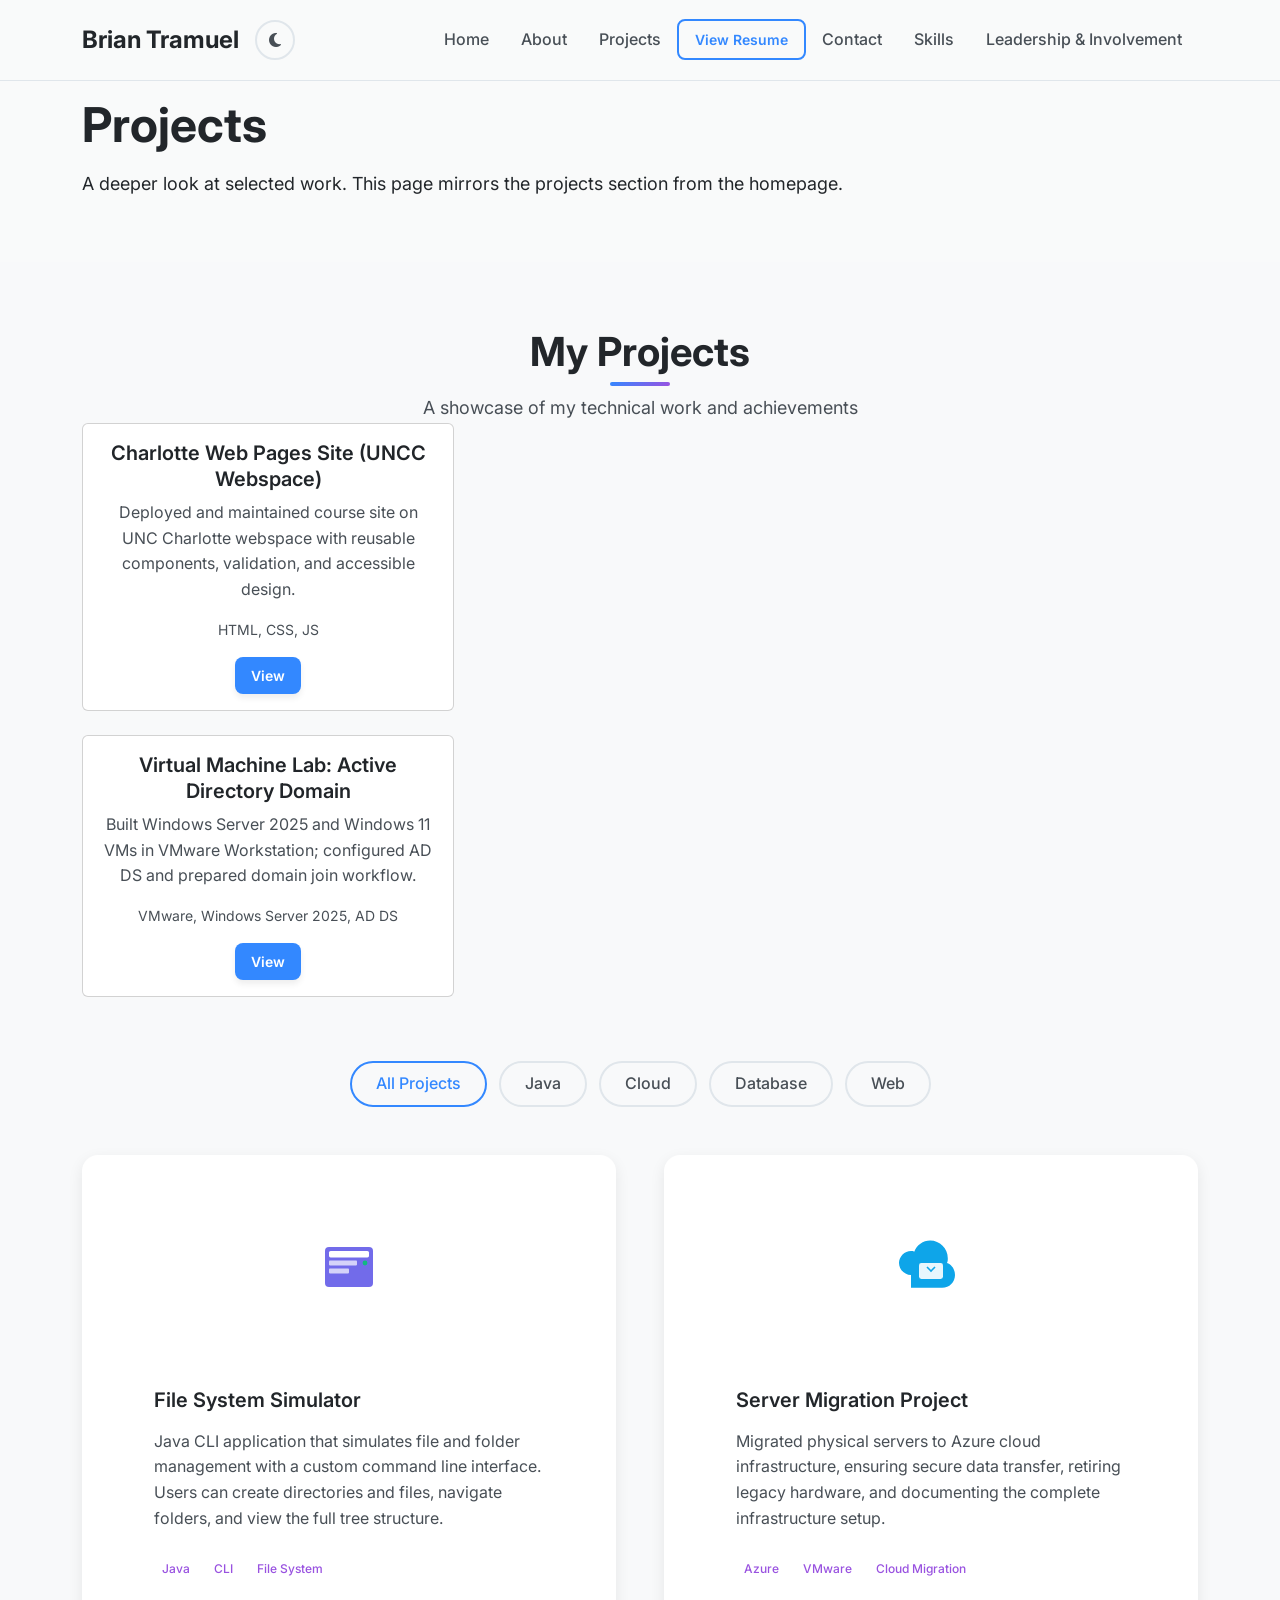
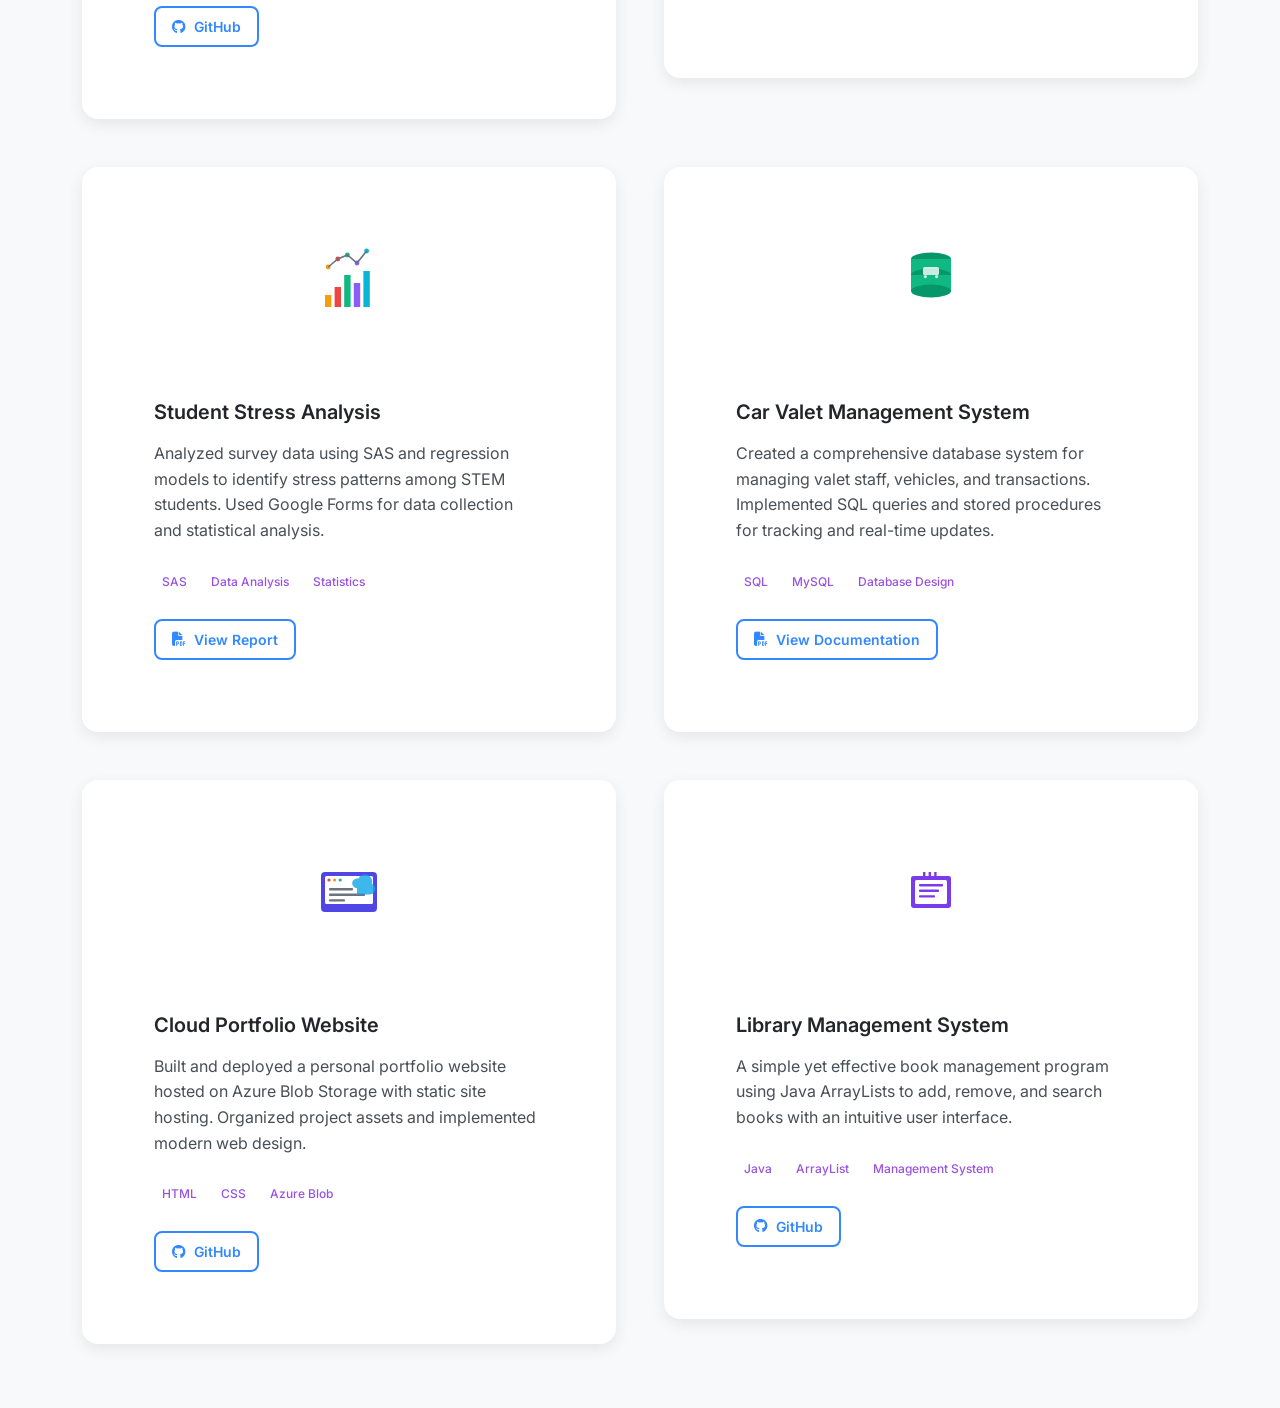
<file: projects.html>
<!DOCTYPE html>
<html lang="en">
<head>

<meta charset="utf-8"/>
<meta content="width=device-width, initial-scale=1.0" name="viewport"/>
<meta content="Brian Tramuel - Computer Science Student wanting to explore fields in IT, Cloud Computing, DevOps, and Security Operations" name="description"/>
<meta content="Brian Tramuel, Computer Science, IT, Cloud Computing, DevOps, Security Operations, Portfolio" name="keywords"/>
<meta content="Brian Tramuel" name="author"/>
<title>Projects | Brian Tramuel - Portfolio</title>

<link href="https://fonts.googleapis.com" rel="preconnect"/>
<link crossorigin="" href="https://fonts.gstatic.com" rel="preconnect"/>
<link href="https://cdnjs.cloudflare.com" rel="preconnect"/>
<!-- Google Fonts -->
<link href="https://fonts.googleapis.com/css2?family=Inter:wght@300;400;500;600;700&amp;family=JetBrains+Mono:wght@400;500&amp;display=swap" rel="stylesheet"/>
<!-- Bootstrap CSS -->
<link href="https://cdn.jsdelivr.net/npm/bootstrap@5.3.2/dist/css/bootstrap.min.css" rel="stylesheet"/>
<!-- Font Awesome -->
<link href="https://cdnjs.cloudflare.com/ajax/libs/font-awesome/6.4.0/css/all.min.css" rel="stylesheet"/>
<!-- Custom CSS -->
<link href="assets/style.css" rel="stylesheet"/>
<!-- Project Spacing Fix -->
<!-- Favicon -->
<link href="assets/icons.svg#favicon" rel="icon" type="image/svg+xml"/>

</head>
<body>
<nav class="navbar navbar-expand-lg fixed-top" id="navbar">
<div class="container">
<a class="navbar-brand" href="index.html#home">
<span class="brand-text">Brian Tramuel</span>
</a>
<!-- Theme Toggle -->
<button aria-label="Toggle theme" class="theme-toggle" id="theme-toggle">
<i class="fas fa-moon" id="theme-icon"></i>
</button>
<!-- Mobile Menu Toggle -->
<button aria-label="Toggle navigation" class="navbar-toggler" id="mobile-menu-toggle" type="button">
<span class="hamburger">
<span></span>
<span></span>
<span></span>
</span>
</button>
<!-- Navigation Menu -->
<div class="navbar-collapse" id="navbarNav">
<ul class="navbar-nav ms-auto">
<li class="nav-item">
<a class="nav-link" href="index.html#home">Home</a>
</li>
<li class="nav-item">
<a class="nav-link" href="index.html#about">About</a>
</li>
<li class="nav-item">
<a class="nav-link" href="projects.html">Projects</a>
</li>
<li class="nav-item">
<a class="btn btn-outline-primary btn-sm" href="assets/documents/resume.pdf" target="_blank">View Resume</a>
</li>
<li class="nav-item">
<a class="nav-link" href="index.html#contact">Contact</a>
</li>
<li class="nav-item"><a class="nav-link" href="index.html#skills">Skills</a></li>
<li class="nav-item"><a class="nav-link" href="index.html#leadership">Leadership &amp; Involvement</a></li></ul>
</div>
</div>
</nav>
<main>

<section class="page-hero py-5 mt-5">
  <div class="container">
    <h1 class="display-5 fw-bold">Projects</h1>
    <p class="lead mt-2">A deeper look at selected work. This page mirrors the projects section from the homepage.</p>
  </div>
</section>

<section class="section bg-light" id="projects">
<div class="container">
<div class="row">
<div class="col-lg-12">
<div class="section-header text-center">
<h2 class="section-title">My Projects</h2>
<p class="section-subtitle">A showcase of my technical work and achievements</p>

    <div class="col-md-6 col-lg-4 mb-4">
      <div class="card h-100">
        <div class="card-body">
          <h5 class="card-title">Charlotte Web Pages Site (UNCC Webspace)</h5>
          <p class="card-text">Deployed and maintained course site on UNC Charlotte webspace with reusable components, validation, and accessible design.</p>
          <p class="small text-muted">HTML, CSS, JS</p>
          <a href="https://webpages.charlotte.edu/btramue1/itis3135/" class="btn btn-sm btn-primary" target="_blank" rel="noopener">View</a>
        </div>
      </div>
    </div>
    
    <div class="col-md-6 col-lg-4 mb-4">
      <div class="card h-100">
        <div class="card-body">
          <h5 class="card-title">Virtual Machine Lab: Active Directory Domain</h5>
          <p class="card-text">Built Windows Server 2025 and Windows 11 VMs in VMware Workstation; configured AD DS and prepared domain join workflow.</p>
          <p class="small text-muted">VMware, Windows Server 2025, AD DS</p>
          <a href="#" class="btn btn-sm btn-primary" target="_blank" rel="noopener">View</a>
        </div>
      </div>
    </div>
    
</div>
</div>
</div>
<!-- Project Filters -->
<div class="row">
<div class="col-lg-12">
<div class="project-filters text-center mb-5">
<button class="filter-btn active" data-filter="all">All Projects</button>
<button class="filter-btn" data-filter="java">Java</button>
<button class="filter-btn" data-filter="cloud">Cloud</button>
<button class="filter-btn" data-filter="database">Database</button>
<button class="filter-btn" data-filter="web">Web</button>
</div>
</div>
</div>
<!-- Projects Grid -->
<div class="project-grid" id="projects-grid">
<!-- File System Simulator -->
<div class="project-item" data-category="java">
<div class="project-card">
<div class="project-image">
<!-- File System Icon SVG -->
<svg class="project-icon" viewbox="0 0 100 100">
<rect fill="#4f46e5" height="50" opacity="0.8" rx="5" width="60" x="20" y="25"></rect>
<rect fill="white" height="8" rx="2" width="50" x="25" y="30"></rect>
<rect fill="white" height="6" opacity="0.7" rx="1" width="35" x="25" y="42"></rect>
<rect fill="white" height="6" opacity="0.7" rx="1" width="25" x="25" y="52"></rect>
<circle cx="70" cy="45" fill="#10b981" r="3"></circle>
</svg>
</div>
<div class="project-content">
<h5 class="project-title">File System Simulator</h5>
<p class="project-description">
                                Java CLI application that simulates file and folder management with a custom command line interface. 
                                Users can create directories and files, navigate folders, and view the full tree structure.
                            </p>
<div class="project-tags">
<span class="project-tag">Java</span>
<span class="project-tag">CLI</span>
<span class="project-tag">File System</span>
</div>
<div class="project-links">
<a class="btn btn-outline-primary btn-sm" href="https://github.com/btramuel/File-System-" rel="noopener" target="_blank">
<i class="fab fa-github"></i> GitHub
                                </a>
</div>
</div>
</div>
</div>
<!-- Server Migration Project -->
<div class="project-item" data-category="cloud">
<div class="project-card">
<div class="project-image">
<!-- Cloud Migration Icon SVG -->
<svg class="project-icon" viewbox="0 0 100 100">
<path d="M25 60c-8 0-15-7-15-15s7-15 15-15c1 0 3 0 4 1 3-8 11-14 20-14 12 0 22 10 22 22 0 2 0 4-1 6 6 2 10 8 10 15 0 9-7 16-16 16H25z" fill="#0ea5e9"></path>
<rect fill="white" height="20" opacity="0.9" rx="3" width="30" x="35" y="45"></rect>
<path d="M45 50l5 5 5-5" fill="none" stroke="#0ea5e9" stroke-width="2"></path>
</svg>
</div>
<div class="project-content">
<h5 class="project-title">Server Migration Project</h5>
<p class="project-description">
                                Migrated physical servers to Azure cloud infrastructure, ensuring secure data transfer, 
                                retiring legacy hardware, and documenting the complete infrastructure setup.
                            </p>
<div class="project-tags">
<span class="project-tag">Azure</span>
<span class="project-tag">VMware</span>
<span class="project-tag">Cloud Migration</span>
</div>
</div>
</div>
</div>
<!-- Student Stress Analysis -->
<div class="project-item" data-category="database">
<div class="project-card">
<div class="project-image">
<!-- Analytics Icon SVG -->
<svg class="project-icon" viewbox="0 0 100 100">
<rect fill="#f59e0b" height="15" width="8" x="20" y="70"></rect>
<rect fill="#ef4444" height="25" width="8" x="32" y="60"></rect>
<rect fill="#10b981" height="40" width="8" x="44" y="45"></rect>
<rect fill="#8b5cf6" height="30" width="8" x="56" y="55"></rect>
<rect fill="#06b6d4" height="45" width="8" x="68" y="40"></rect>
<circle cx="24" cy="35" fill="#f59e0b" r="3"></circle>
<circle cx="36" cy="25" fill="#ef4444" r="3"></circle>
<circle cx="48" cy="20" fill="#10b981" r="3"></circle>
<circle cx="60" cy="30" fill="#8b5cf6" r="3"></circle>
<circle cx="72" cy="15" fill="#06b6d4" r="3"></circle>
<path d="M24 35L36 25L48 20L60 30L72 15" fill="none" stroke="#6b7280" stroke-width="2"></path>
</svg>
</div>
<div class="project-content">
<h5 class="project-title">Student Stress Analysis</h5>
<p class="project-description">
                                Analyzed survey data using SAS and regression models to identify stress patterns among 
                                STEM students. Used Google Forms for data collection and statistical analysis.
                            </p>
<div class="project-tags">
<span class="project-tag">SAS</span>
<span class="project-tag">Data Analysis</span>
<span class="project-tag">Statistics</span>
</div>
<div class="project-links">
<a class="btn btn-outline-primary btn-sm" href="assets/documents/student-stress-analysis.pdf" target="_blank">
<i class="fas fa-file-pdf"></i> View Report
                                </a>
</div>
</div>
</div>
</div>
<!-- Car Valet Management -->
<div class="project-item" data-category="database">
<div class="project-card">
<div class="project-image">
<!-- Database Icon SVG -->
<svg class="project-icon" viewbox="0 0 100 100">
<ellipse cx="50" cy="25" fill="#059669" rx="25" ry="8"></ellipse>
<rect fill="#10b981" height="20" width="50" x="25" y="25"></rect>
<ellipse cx="50" cy="45" fill="#059669" rx="25" ry="8"></ellipse>
<rect fill="#10b981" height="20" width="50" x="25" y="45"></rect>
<ellipse cx="50" cy="65" fill="#059669" rx="25" ry="8"></ellipse>
<!-- Car icon -->
<rect fill="white" height="10" opacity="0.8" rx="2" width="20" x="40" y="35"></rect>
<circle cx="43" cy="47" fill="white" opacity="0.8" r="2"></circle>
<circle cx="57" cy="47" fill="white" opacity="0.8" r="2"></circle>
</svg>
</div>
<div class="project-content">
<h5 class="project-title">Car Valet Management System</h5>
<p class="project-description">
                                Created a comprehensive database system for managing valet staff, vehicles, and transactions. 
                                Implemented SQL queries and stored procedures for tracking and real-time updates.
                            </p>
<div class="project-tags">
<span class="project-tag">SQL</span>
<span class="project-tag">MySQL</span>
<span class="project-tag">Database Design</span>
</div>
<div class="project-links">
<a class="btn btn-outline-primary btn-sm" href="assets/documents/valet-systems.pdf" target="_blank">
<i class="fas fa-file-pdf"></i> View Documentation
                                </a>
</div>
</div>
</div>
</div>
<!-- Cloud Portfolio Website -->
<div class="project-item" data-category="web cloud">
<div class="project-card">
<div class="project-image">
<!-- Website Icon SVG -->
<svg class="project-icon" viewbox="0 0 100 100">
<rect fill="#4f46e5" height="50" rx="5" width="70" x="15" y="25"></rect>
<rect fill="white" height="35" rx="2" width="60" x="20" y="30"></rect>
<circle cx="25" cy="35" fill="#ef4444" r="2"></circle>
<circle cx="32" cy="35" fill="#f59e0b" r="2"></circle>
<circle cx="39" cy="35" fill="#10b981" r="2"></circle>
<rect fill="#6b7280" height="3" rx="1" width="30" x="25" y="45"></rect>
<rect fill="#6b7280" height="3" rx="1" width="45" x="25" y="52"></rect>
<rect fill="#6b7280" height="3" rx="1" width="20" x="25" y="59"></rect>
<!-- Cloud -->
<path d="M60 45c-3 0-6-3-6-6s3-6 6-6c0 0 1 0 2 0 1-3 4-5 8-5 5 0 9 4 9 9 0 1 0 2 0 3 2 1 4 3 4 6 0 4-3 7-7 7H60z" fill="#0ea5e9" opacity="0.8"></path>
</svg>
</div>
<div class="project-content">
<h5 class="project-title">Cloud Portfolio Website</h5>
<p class="project-description">
                                Built and deployed a personal portfolio website hosted on Azure Blob Storage with 
                                static site hosting. Organized project assets and implemented modern web design.
                            </p>
<div class="project-tags">
<span class="project-tag">HTML</span>
<span class="project-tag">CSS</span>
<span class="project-tag">Azure Blob</span>
</div>
<div class="project-links">
<a class="btn btn-outline-primary btn-sm" href="https://github.com/btramuel/brian-portfolio" rel="noopener" target="_blank">
<i class="fab fa-github"></i> GitHub
                                </a>
</div>
</div>
</div>
</div>
<!-- Library System -->
<div class="project-item" data-category="java">
<div class="project-card">
<div class="project-image">
<!-- Library Icon SVG -->
<svg class="project-icon" viewbox="0 0 100 100">
<rect fill="#7c3aed" height="40" rx="3" width="50" x="25" y="30"></rect>
<rect fill="white" height="30" rx="2" width="40" x="30" y="35"></rect>
<rect fill="#7c3aed" height="3" rx="1" width="30" x="35" y="40"></rect>
<rect fill="#7c3aed" height="3" rx="1" width="25" x="35" y="47"></rect>
<rect fill="#7c3aed" height="3" rx="1" width="20" x="35" y="54"></rect>
<rect fill="#7c3aed" height="10" width="3" x="40" y="25"></rect>
<rect fill="#7c3aed" height="10" width="3" x="47" y="25"></rect>
<rect fill="#7c3aed" height="10" width="3" x="54" y="25"></rect>
</svg>
</div>
<div class="project-content">
<h5 class="project-title">Library Management System</h5>
<p class="project-description">
                                A simple yet effective book management program using Java ArrayLists to add, remove, 
                                and search books with an intuitive user interface.
                            </p>
<div class="project-tags">
<span class="project-tag">Java</span>
<span class="project-tag">ArrayList</span>
<span class="project-tag">Management System</span>
</div>
<div class="project-links">
<a class="btn btn-outline-primary btn-sm" href="https://github.com/btramuel/Library-" rel="noopener" target="_blank">
<i class="fab fa-github"></i> GitHub
                                </a>
</div>
</div>
</div>
</div>
</div>
</div>
</section>
</main>
<script src="https://cdn.jsdelivr.net/npm/bootstrap@5.3.2/dist/js/bootstrap.bundle.min.js"></script><script src="assets/script.js"></script>
</body>
</html>
</file>
<file: style.css>
/* Brian Tramuel portfolio
   look: cool steel paper, navy ink, teal for "granted", amber for "in progress".
   one font for everything, mono only where it's literally directory syntax. */

*, *::before, *::after { box-sizing: border-box; margin: 0; padding: 0; }

:root {
  --paper:   #f1f3f6;
  --surface: #ffffff;
  --ink:     #14203a;
  --ink-2:   #46526b;
  --ink-3:   #6b7690;
  --rule:    #d4dae4;
  --accent:  #0d7a64;
  --accent-soft: #dcefe9;
  --pending: #9a5800;
  --pending-soft: #f6ead8;

  --sans: 'Schibsted Grotesk', 'Helvetica Neue', Arial, sans-serif;
  --mono: 'IBM Plex Mono', ui-monospace, Menlo, Consolas, monospace;

  --max: 1120px;
  --gutter: clamp(1.25rem, 4vw, 2.5rem);
  --label-col: 13rem;

  color-scheme: light;
}

/* dark: follows the OS unless the toggle forced light */
@media (prefers-color-scheme: dark) {
  :root:not([data-theme="light"]) {
    --paper:   #0f1522;
    --surface: #161f31;
    --ink:     #e7ecf4;
    --ink-2:   #b3bdd0;
    --ink-3:   #8591a8;
    --rule:    #263249;
    --accent:  #4fcfb1;
    --accent-soft: #15362f;
    --pending: #e6a541;
    --pending-soft: #3a2c14;
    color-scheme: dark;
  }
}
:root[data-theme="dark"] {
  --paper:   #0f1522;
  --surface: #161f31;
  --ink:     #e7ecf4;
  --ink-2:   #b3bdd0;
  --ink-3:   #8591a8;
  --rule:    #263249;
  --accent:  #4fcfb1;
  --accent-soft: #15362f;
  --pending: #e6a541;
  --pending-soft: #3a2c14;
  color-scheme: dark;
}

html {
  scroll-behavior: smooth;
  scroll-padding-top: 5rem;
  -webkit-text-size-adjust: 100%;
}

body {
  font-family: var(--sans);
  font-size: 1.0625rem;
  line-height: 1.6;
  color: var(--ink);
  background: var(--paper);
  -webkit-font-smoothing: antialiased;
}

img { max-width: 100%; display: block; }
a { color: inherit; }
ul, ol { list-style: none; }

::selection { background: var(--accent); color: var(--paper); }

:focus-visible {
  outline: 2px solid var(--accent);
  outline-offset: 3px;
  border-radius: 3px;
}

.wrap {
  max-width: var(--max);
  margin: 0 auto;
  padding-left: var(--gutter);
  padding-right: var(--gutter);
}

.skip {
  position: absolute;
  left: -999px;
  top: 0.5rem;
  background: var(--ink);
  color: var(--paper);
  padding: 0.5rem 0.9rem;
  z-index: 100;
}
.skip:focus { left: 0.5rem; }

/* ---------- top bar ---------- */

.topbar {
  position: sticky;
  top: 0;
  z-index: 20;
  background: color-mix(in srgb, var(--paper) 88%, transparent);
  backdrop-filter: blur(10px);
  border-bottom: 1px solid var(--rule);
}
.topbar-inner {
  max-width: var(--max);
  margin: 0 auto;
  padding: 0.8rem var(--gutter);
  display: flex;
  align-items: center;
  gap: 2rem;
}
.wordmark {
  font-weight: 800;
  letter-spacing: -0.02em;
  text-decoration: none;
  white-space: nowrap;
}
.nav {
  display: flex;
  gap: 1.5rem;
  font-size: 0.95rem;
}
.nav a {
  text-decoration: none;
  color: var(--ink-2);
}
.nav a:hover { color: var(--ink); }
.topbar-actions {
  margin-left: auto;
  display: flex;
  align-items: center;
  gap: 0.6rem;
}
.btn-small {
  font-size: 0.9rem;
  font-weight: 600;
  text-decoration: none;
  padding: 0.4rem 0.85rem;
  border: 1px solid var(--ink);
  border-radius: 999px;
}
.btn-small:hover { background: var(--ink); color: var(--paper); }
.theme-btn {
  width: 2.1rem;
  height: 2.1rem;
  border-radius: 50%;
  border: 1px solid var(--rule);
  background: transparent;
  color: var(--ink-2);
  display: grid;
  place-items: center;
  cursor: pointer;
}
.theme-btn:hover { color: var(--ink); border-color: var(--ink-3); }
/* show the icon for the theme you'd switch TO */
.i-sun { display: none; }
:root[data-theme="dark"] .i-sun { display: block; }
:root[data-theme="dark"] .i-moon { display: none; }
@media (prefers-color-scheme: dark) {
  :root:not([data-theme="light"]) .i-sun { display: block; }
  :root:not([data-theme="light"]) .i-moon { display: none; }
}

/* ---------- hero ---------- */

.hero {
  display: grid;
  grid-template-columns: minmax(0, 1fr) minmax(0, 30rem);
  gap: clamp(2rem, 5vw, 4.5rem);
  align-items: end;
  padding-top: clamp(3.5rem, 9vw, 7rem);
  padding-bottom: clamp(3.5rem, 8vw, 6rem);
}
.hero-name {
  font-size: clamp(3.4rem, 10vw, 7.5rem);
  font-weight: 800;
  line-height: 0.88;
  letter-spacing: -0.045em;
  margin-bottom: 1.75rem;
}
.hero-lede {
  font-size: clamp(1.1rem, 1.6vw, 1.25rem);
  line-height: 1.55;
  color: var(--ink-2);
  max-width: 34rem;
  margin-bottom: 2rem;
}
.hero-actions { display: flex; flex-wrap: wrap; gap: 0.75rem; }

.btn {
  display: inline-block;
  font-weight: 600;
  font-size: 1rem;
  text-decoration: none;
  padding: 0.75rem 1.3rem;
  border-radius: 999px;
  background: var(--ink);
  color: var(--paper);
  border: 1px solid var(--ink);
}
.btn:hover { background: var(--accent); border-color: var(--accent); }
.btn-ghost { background: transparent; color: var(--ink); }
.btn-ghost:hover { background: var(--ink); color: var(--paper); border-color: var(--ink); }

/* the AD properties card. this is the one loud thing on the page */
.record {
  background: var(--surface);
  border: 1px solid var(--rule);
  border-radius: 10px;
  overflow: hidden;
  font-family: var(--mono);
  font-size: 0.8rem;
  box-shadow: 0 1px 0 var(--rule), 0 18px 40px -24px rgba(20, 32, 58, 0.35);
}
.record-head {
  display: flex;
  align-items: center;
  gap: 0.55rem;
  padding: 0.7rem 1rem;
  border-bottom: 1px solid var(--rule);
  color: var(--ink-2);
  font-weight: 500;
}
.record-dot {
  width: 0.55rem;
  height: 0.55rem;
  border-radius: 50%;
  background: var(--accent);
}
.record-list { padding: 0.4rem 0; }
.rec {
  display: grid;
  grid-template-columns: 9.5rem minmax(0, 1fr);
  gap: 0.75rem;
  padding: 0.42rem 1rem;
}
.rec dt { color: var(--ink-3); }
.rec dd { color: var(--ink); overflow-wrap: anywhere; }
.rec-status {
  margin-top: 0.35rem;
  background: var(--accent-soft);
}
.rec-status dd { color: var(--accent); font-weight: 500; }

/* one load moment: attribute rows come in one by one */
@media (prefers-reduced-motion: no-preference) {
  .rec {
    opacity: 0;
    animation: rec-in 0.35s ease-out forwards;
  }
  .rec:nth-child(1) { animation-delay: 0.15s; }
  .rec:nth-child(2) { animation-delay: 0.27s; }
  .rec:nth-child(3) { animation-delay: 0.39s; }
  .rec:nth-child(4) { animation-delay: 0.51s; }
  .rec:nth-child(5) { animation-delay: 0.63s; }
  .rec:nth-child(6) { animation-delay: 0.85s; }
}
@keyframes rec-in {
  from { opacity: 0; transform: translateX(-6px); }
  to   { opacity: 1; transform: none; }
}

/* ---------- sections: title column on the left, content on the right ---------- */

.section {
  display: grid;
  grid-template-columns: var(--label-col) minmax(0, 1fr);
  gap: 2.5rem;
  padding-top: 4.5rem;
  padding-bottom: 4.5rem;
  /* rule only as wide as the content, not the padding */
  background: linear-gradient(var(--rule), var(--rule)) center top / calc(100% - 2 * var(--gutter)) 1px no-repeat;
}
.section-title {
  font-size: 1.6rem;
  font-weight: 700;
  letter-spacing: -0.02em;
  line-height: 1.2;
  align-self: start;
  position: sticky;
  top: 5rem;
}
.section-body { min-width: 0; }

h3 { font-size: 1.15rem; font-weight: 700; letter-spacing: -0.01em; line-height: 1.3; }

/* ---------- about ---------- */

.about {
  display: grid;
  grid-template-columns: 14rem minmax(0, 1fr);
  gap: 2.25rem;
  align-items: start;
}
.about-photo {
  width: 100%;
  aspect-ratio: 4 / 5;
  object-fit: cover;
  object-position: 50% 30%;
  border-radius: 10px;
}
.prose { max-width: 38rem; }
.prose p { color: var(--ink-2); margin-bottom: 1.1rem; }
.prose p:last-child { margin-bottom: 0; }

/* ---------- experience ---------- */

.job {
  display: grid;
  grid-template-columns: 10rem minmax(0, 1fr);
  gap: 1.5rem;
  padding: 1.6rem 0;
  border-bottom: 1px solid var(--rule);
}
.job:first-child { padding-top: 0; }
.job:last-child { border-bottom: 0; padding-bottom: 0; }
.job-when, .school-when {
  font-size: 0.9rem;
  color: var(--ink-3);
  font-variant-numeric: tabular-nums;
  padding-top: 0.15rem;
}
.job-where { color: var(--ink-3); font-size: 0.95rem; margin: 0.15rem 0 0.6rem; }
.job-what > p:not(.job-where) { color: var(--ink-2); max-width: 40rem; }

.tags {
  display: flex;
  flex-wrap: wrap;
  gap: 0.4rem;
  margin-top: 0.85rem;
}
.tags li {
  font-size: 0.8rem;
  color: var(--ink-2);
  padding: 0.15rem 0.6rem;
  border: 1px solid var(--rule);
  border-radius: 999px;
}

/* ---------- projects ---------- */

.filters {
  display: flex;
  flex-wrap: wrap;
  gap: 0.45rem;
  margin-bottom: 2rem;
}
.filter {
  font: inherit;
  font-size: 0.9rem;
  font-weight: 500;
  padding: 0.35rem 0.9rem;
  border-radius: 999px;
  border: 1px solid var(--rule);
  background: transparent;
  color: var(--ink-2);
  cursor: pointer;
}
.filter:hover { border-color: var(--ink-3); color: var(--ink); }
.filter.is-on { background: var(--ink); border-color: var(--ink); color: var(--paper); }

.projects { display: grid; gap: 0; }

.proj {
  padding: 1.5rem 0;
  border-bottom: 1px solid var(--rule);
}
.proj:first-child { padding-top: 0; }
.proj:last-child { border-bottom: 0; }

/* featured ones get a panel so the security work leads */
.proj.is-featured {
  background: var(--surface);
  border: 1px solid var(--rule);
  border-left: 4px solid var(--accent);
  border-radius: 10px;
  padding: 1.5rem 1.6rem;
  margin-bottom: 1rem;
}
.proj.is-featured + .proj:not(.is-featured) { padding-top: 1rem; }

.proj-top {
  display: flex;
  flex-wrap: wrap;
  align-items: baseline;
  justify-content: space-between;
  gap: 0.25rem 1rem;
  margin-bottom: 0.4rem;
}
.proj-title { font-size: 1.2rem; }
.proj.is-featured .proj-title { font-size: 1.35rem; }
.proj-date { font-size: 0.9rem; color: var(--ink-3); font-variant-numeric: tabular-nums; }
.proj-desc { color: var(--ink-2); max-width: 44rem; }
.proj-stack { font-size: 0.9rem; color: var(--ink-3); margin-top: 0.6rem; }
.proj-learned {
  margin-top: 0.75rem;
  color: var(--ink-2);
  max-width: 44rem;
  font-size: 0.97rem;
}
.proj-learned strong { color: var(--ink); font-weight: 600; }

.badge {
  display: inline-block;
  font-size: 0.75rem;
  font-weight: 600;
  padding: 0.1rem 0.55rem;
  border-radius: 999px;
  margin-left: 0.5rem;
  vertical-align: 0.15em;
  background: var(--pending-soft);
  color: var(--pending);
}

.proj-links { display: flex; flex-wrap: wrap; gap: 0.5rem 1.25rem; margin-top: 0.85rem; }
.proj-links a {
  font-weight: 600;
  font-size: 0.95rem;
  color: var(--accent);
  text-decoration: underline;
  text-underline-offset: 3px;
  text-decoration-thickness: 1px;
}
.proj-links a:hover { text-decoration-thickness: 2px; }

.empty { color: var(--ink-3); }

/* ---------- skills ---------- */

.skill-row {
  display: grid;
  grid-template-columns: 12rem minmax(0, 1fr);
  gap: 1.5rem;
  padding: 1rem 0;
  border-bottom: 1px solid var(--rule);
}
.skill-row:first-child { padding-top: 0; }
.skill-row:last-child { border-bottom: 0; }
.skill-row dt { font-weight: 600; }
.skill-row dd { color: var(--ink-2); max-width: 40rem; }

/* ---------- education + certs ---------- */

.school {
  display: grid;
  grid-template-columns: 10rem minmax(0, 1fr);
  gap: 1.5rem;
  padding: 1.4rem 0;
  border-bottom: 1px solid var(--rule);
}
.school:first-child { padding-top: 0; }
.school-where { color: var(--ink-3); font-size: 0.95rem; margin-top: 0.15rem; }
.school-note { color: var(--ink-2); margin-top: 0.6rem; max-width: 40rem; }

.sub-title { margin-top: 2.75rem; font-size: 1.15rem; }
.sub-lede { color: var(--ink-3); font-size: 0.95rem; margin: 0.2rem 0 1.1rem; }

/* certs really are a sequence, so they get numbers */
.certs { counter-reset: cert; }
.cert {
  counter-increment: cert;
  display: grid;
  grid-template-columns: 2rem minmax(0, 1fr) auto;
  align-items: baseline;
  gap: 0.75rem;
  padding: 0.8rem 0;
  border-bottom: 1px solid var(--rule);
}
.cert:last-child { border-bottom: 0; }
.cert::before {
  content: counter(cert);
  font-weight: 700;
  color: var(--ink-3);
  font-variant-numeric: tabular-nums;
}
.cert-name { font-weight: 500; }
.cert-state { font-size: 0.85rem; color: var(--ink-3); white-space: nowrap; }
.cert.is-active::before { color: var(--pending); }
.cert.is-active .cert-state {
  font-weight: 600;
  color: var(--pending);
  background: var(--pending-soft);
  padding: 0.1rem 0.6rem;
  border-radius: 999px;
}

/* ---------- involvement ---------- */

.involve {
  display: grid;
  grid-template-columns: repeat(3, minmax(0, 1fr));
  gap: 2rem;
}
.inv-when { font-size: 0.9rem; color: var(--ink-3); margin: 0.2rem 0 0.6rem; }
.inv p:last-child { color: var(--ink-2); font-size: 0.98rem; }

/* ---------- contact ---------- */

.contact-lede {
  font-size: clamp(1.4rem, 2.6vw, 2rem);
  font-weight: 700;
  letter-spacing: -0.02em;
  line-height: 1.2;
  max-width: 30rem;
  margin-bottom: 2rem;
}
.c-row {
  display: grid;
  grid-template-columns: 8rem minmax(0, 1fr);
  gap: 1rem;
  padding: 0.75rem 0;
  border-bottom: 1px solid var(--rule);
}
.c-row:last-child { border-bottom: 0; }
.c-row dt { color: var(--ink-3); }
.c-row a {
  font-weight: 500;
  text-decoration: none;
  overflow-wrap: anywhere;
  background-image: linear-gradient(var(--accent), var(--accent));
  background-size: 0 2px;
  background-position: 0 100%;
  background-repeat: no-repeat;
  transition: background-size 0.2s ease;
}
.c-row a:hover { background-size: 100% 2px; }

/* ---------- footer ---------- */

.footer {
  padding-top: 2rem;
  padding-bottom: 3rem;
  background: linear-gradient(var(--rule), var(--rule)) center top / calc(100% - 2 * var(--gutter)) 1px no-repeat;
  color: var(--ink-3);
  font-size: 0.9rem;
}

/* ---------- smaller screens ---------- */

@media (max-width: 900px) {
  .hero { grid-template-columns: 1fr; align-items: start; }
  .section { grid-template-columns: 1fr; gap: 1.5rem; padding-top: 3.25rem; padding-bottom: 3.25rem; }
  .section-title { position: static; }
  .involve { grid-template-columns: 1fr; gap: 1.5rem; }
}

@media (max-width: 720px) {
  .topbar-inner { flex-wrap: wrap; gap: 0.5rem 1rem; }
  .nav {
    order: 3;
    width: 100%;
    overflow-x: auto;
    gap: 1rem;
    font-size: 0.9rem;
    padding-bottom: 0.2rem;
    scrollbar-width: none;
  }
  .nav::-webkit-scrollbar { display: none; }
  html { scroll-padding-top: 7rem; }

  .about { grid-template-columns: 1fr; }
  .about-photo { max-width: 15rem; }

  .job, .school, .skill-row { grid-template-columns: 1fr; gap: 0.3rem; }
  .rec { grid-template-columns: 1fr; gap: 0.1rem; }
  .cert { grid-template-columns: 1.5rem minmax(0, 1fr); }
  .cert-state { grid-column: 2; justify-self: start; }
  .c-row { grid-template-columns: 6rem minmax(0, 1fr); }
  .proj.is-featured { padding: 1.25rem; }
}

@media (prefers-reduced-motion: reduce) {
  html { scroll-behavior: auto; }
  .c-row a { transition: none; }
}
</file>
<file: docs/assets/style.css>
/* CSS Custom Properties for consistent theming */
:root {
  /* Color Palette - Light Theme */
  --primary: 215 100% 60%; /* #0066FF */
  --primary-dark: 215 100% 50%; /* #0055E6 */
  --secondary: 270 70% 60%; /* #8B5CF6 */
  --accent: 160 84% 39%; /* #10B981 */
  --background: 210 11% 98%; /* #F5F7FA */
  --surface: 0 0% 100%; /* #FFFFFF */
  --surface-alt: 210 20% 96%; /* #F1F5F9 */
  --text: 210 11% 15%; /* #1E293B */
  --text-muted: 210 9% 31%; /* #475569 */
  --text-light: 210 9% 45%; /* #64748B */
  --border: 210 20% 90%; /* #E2E8F0 */
  --shadow: 210 40% 8%; /* #0F172A */
  --gradient-primary: linear-gradient(135deg, hsl(215 100% 60%), hsl(270 70% 60%));
  --gradient-secondary: linear-gradient(135deg, hsl(160 84% 39%), hsl(202 84% 40%));
  
  /* Typography */
  --font-primary: 'Inter', -apple-system, BlinkMacSystemFont, 'Segoe UI', sans-serif;
  --font-mono: 'JetBrains Mono', 'Fira Code', Consolas, monospace;
  
  /* Spacing */
  --spacing-xs: 0.25rem;
  --spacing-sm: 0.5rem;
  --spacing-md: 1rem;
  --spacing-lg: 1.5rem;
  --spacing-xl: 2rem;
  --spacing-2xl: 3rem;
  --spacing-3xl: 4rem;
  
  /* Breakpoints */
  --breakpoint-sm: 576px;
  --breakpoint-md: 768px;
  --breakpoint-lg: 992px;
  --breakpoint-xl: 1200px;
  --breakpoint-xxl: 1400px;
  
  /* Animation */
  --transition-fast: 0.15s ease-out;
  --transition-normal: 0.25s ease-out;
  --transition-slow: 0.4s ease-out;
  --animation-bounce: cubic-bezier(0.68, -0.55, 0.265, 1.55);
  
  /* Shadows */
  --shadow-sm: 0 1px 2px rgba(0, 0, 0, 0.05);
  --shadow-md: 0 4px 6px rgba(0, 0, 0, 0.07);
  --shadow-lg: 0 10px 15px rgba(0, 0, 0, 0.1);
  --shadow-xl: 0 20px 25px rgba(0, 0, 0, 0.15);
  
  /* Border Radius */
  --radius-sm: 0.375rem;
  --radius-md: 0.5rem;
  --radius-lg: 0.75rem;
  --radius-xl: 1rem;
  --radius-full: 9999px;
}

/* Dark Theme */
[data-theme="dark"] {
  --background: 215 28% 7%; /* #0F172A */
  --surface: 215 25% 11%; /* #1E293B */
  --surface-alt: 215 25% 15%; /* #334155 */
  --text: 210 40% 98%; /* #F8FAFC */
  --text-muted: 210 40% 80%; /* #CBD5E1 */
  --text-light: 210 40% 65%; /* #94A3B8 */
  --border: 215 25% 20%; /* #475569 */
  --shadow: 0 0% 0%; /* #000000 */
}

/* Global Styles */
* {
  margin: 0;
  padding: 0;
  box-sizing: border-box;
}

html {
  scroll-behavior: smooth;
  font-size: 16px;
}

body {
  font-family: var(--font-primary);
  line-height: 1.6;
  color: hsl(var(--text));
  background-color: hsl(var(--background));
  font-feature-settings: 'kern' 1, 'liga' 1, 'calt' 1;
  -webkit-font-smoothing: antialiased;
  -moz-osx-font-smoothing: grayscale;
  overflow-x: hidden;
}

/* Loading Screen */
.loading-screen {
  position: fixed;
  top: 0;
  left: 0;
  width: 100%;
  height: 100vh;
  background: hsl(var(--background));
  display: flex;
  justify-content: center;
  align-items: center;
  z-index: 9999;
  transition: opacity var(--transition-slow), visibility var(--transition-slow);
}

.loading-screen.hidden {
  opacity: 0;
  visibility: hidden;
}

.loading-spinner {
  text-align: center;
}

.spinner {
  width: 50px;
  height: 50px;
  margin: 0 auto var(--spacing-lg);
  border: 3px solid hsl(var(--border));
  border-top: 3px solid hsl(var(--primary));
  border-radius: var(--radius-full);
  animation: spin 1s linear infinite;
}

@keyframes spin {
  0% { transform: rotate(0deg); }
  100% { transform: rotate(360deg); }
}

/* Typography */
h1, h2, h3, h4, h5, h6 {
  font-weight: 600;
  line-height: 1.3;
  margin-bottom: var(--spacing-md);
  color: hsl(var(--text));
}

h1 { font-size: clamp(2rem, 5vw, 3.5rem); }
h2 { font-size: clamp(1.75rem, 4vw, 2.5rem); }
h3 { font-size: clamp(1.5rem, 3vw, 2rem); }
h4 { font-size: clamp(1.25rem, 2.5vw, 1.5rem); }
h5 { font-size: clamp(1.125rem, 2vw, 1.25rem); }
h6 { font-size: 1rem; }

p {
  margin-bottom: var(--spacing-md);
  color: hsl(var(--text-muted));
}

.lead {
  font-size: 1.125rem;
  font-weight: 400;
  color: hsl(var(--text));
}

.gradient-text {
  background: var(--gradient-primary);
  -webkit-background-clip: text;
  -webkit-text-fill-color: transparent;
  background-clip: text;
  font-weight: 700;
}

/* Navigation */
.navbar {
  background: hsla(var(--surface), 0.95);
  backdrop-filter: blur(10px);
  border-bottom: 1px solid hsl(var(--border));
  padding: var(--spacing-md) 0;
  transition: all var(--transition-normal);
  z-index: 1000;
}

.navbar.scrolled {
  box-shadow: var(--shadow-md);
  background: hsla(var(--surface), 0.98);
}

.navbar-brand {
  font-size: 1.5rem;
  font-weight: 700;
  color: hsl(var(--text)) !important;
  text-decoration: none;
  transition: color var(--transition-fast);
}

.navbar-brand:hover {
  color: hsl(var(--primary)) !important;
}

.brand-text {
  position: relative;
}

.brand-text::after {
  content: '';
  position: absolute;
  bottom: -2px;
  left: 0;
  width: 0;
  height: 2px;
  background: var(--gradient-primary);
  transition: width var(--transition-normal);
}

.navbar-brand:hover .brand-text::after {
  width: 100%;
}

.nav-link {
  color: hsl(var(--text-muted)) !important;
  font-weight: 500;
  padding: var(--spacing-sm) var(--spacing-md) !important;
  border-radius: var(--radius-md);
  transition: all var(--transition-fast);
  position: relative;
}

.nav-link:hover,
.nav-link.active {
  color: hsl(var(--primary)) !important;
  background-color: hsla(var(--primary), 0.1);
}

/* Theme Toggle */
.theme-toggle {
  background: none;
  border: 2px solid hsl(var(--border));
  border-radius: var(--radius-full);
  width: 40px;
  height: 40px;
  display: flex;
  align-items: center;
  justify-content: center;
  color: hsl(var(--text-muted));
  cursor: pointer;
  transition: all var(--transition-fast);
  margin-right: var(--spacing-md);
}

.theme-toggle:hover {
  border-color: hsl(var(--primary));
  color: hsl(var(--primary));
  transform: scale(1.05);
}

/* Mobile Menu Toggle */
.navbar-toggler {
  border: none;
  background: none;
  padding: var(--spacing-sm);
}

.hamburger {
  display: flex;
  flex-direction: column;
  width: 24px;
  height: 18px;
  position: relative;
  cursor: pointer;
}

.hamburger span {
  display: block;
  height: 2px;
  width: 100%;
  background: hsl(var(--text));
  border-radius: 1px;
  transition: all var(--transition-normal);
  transform-origin: center;
}

.hamburger span:nth-child(1) {
  top: 0;
}

.hamburger span:nth-child(2) {
  top: 8px;
}

.hamburger span:nth-child(3) {
  top: 16px;
}

.hamburger.active span:nth-child(1) {
  transform: rotate(45deg) translate(6px, 6px);
}

.hamburger.active span:nth-child(2) {
  opacity: 0;
}

.hamburger.active span:nth-child(3) {
  transform: rotate(-45deg) translate(6px, -6px);
}

/* Hero Section */
.hero-section {
  position: relative;
  min-height: 100vh;
  display: flex;
  align-items: center;
  overflow: hidden;
}

.hero-background {
  position: absolute;
  top: 0;
  left: 0;
  width: 100%;
  height: 100%;
  background: linear-gradient(135deg, hsl(var(--background)) 0%, hsla(var(--primary), 0.05) 100%);
  z-index: -2;
}

.hero-pattern {
  position: absolute;
  top: 0;
  left: 0;
  width: 100%;
  height: 100%;
  background-image: radial-gradient(circle at 1px 1px, hsla(var(--primary), 0.15) 1px, transparent 0);
  background-size: 20px 20px;
  animation: float 20s ease-in-out infinite;
  z-index: -1;
}

@keyframes float {
  0%, 100% { transform: translateY(0px); }
  50% { transform: translateY(-10px); }
}

.hero-content {
  padding: var(--spacing-xl) 0;
}

.hero-badge {
  display: inline-flex;
  align-items: center;
  gap: var(--spacing-sm);
  background: hsla(var(--primary), 0.1);
  color: hsl(var(--primary));
  padding: var(--spacing-sm) var(--spacing-lg);
  border-radius: var(--radius-full);
  font-size: 0.875rem;
  font-weight: 500;
  margin-bottom: var(--spacing-lg);
  border: 1px solid hsla(var(--primary), 0.2);
  animation: slideInUp 0.8s ease-out 0.2s both;
}

.hero-title {
  font-size: clamp(2.5rem, 6vw, 4rem);
  font-weight: 800;
  line-height: 1.1;
  margin-bottom: var(--spacing-lg);
  animation: slideInUp 0.8s ease-out 0.4s both;
}

.hero-subtitle {
  font-size: clamp(1.125rem, 2.5vw, 1.25rem);
  color: hsl(var(--text-muted));
  margin-bottom: var(--spacing-2xl);
  max-width: 600px;
  animation: slideInUp 0.8s ease-out 0.6s both;
}

.hero-cta {
  display: flex;
  flex-wrap: wrap;
  gap: var(--spacing-md);
  margin-bottom: var(--spacing-2xl);
  animation: slideInUp 0.8s ease-out 0.8s both;
}

.hero-social {
  display: flex;
  gap: var(--spacing-md);
  animation: slideInUp 0.8s ease-out 1s both;
}

.social-link {
  display: flex;
  align-items: center;
  justify-content: center;
  width: 48px;
  height: 48px;
  border-radius: var(--radius-full);
  background: hsla(var(--text), 0.05);
  color: hsl(var(--text-muted));
  text-decoration: none;
  transition: all var(--transition-normal);
  border: 1px solid hsl(var(--border));
}

.social-link:hover {
  background: hsl(var(--primary));
  color: white;
  transform: translateY(-2px);
  box-shadow: var(--shadow-lg);
  border-color: hsl(var(--primary));
}

/* Hero Visual */
.hero-visual {
  display: flex;
  justify-content: center;
  align-items: center;
  animation: slideInRight 1s ease-out 0.5s both;
}

.profile-container {
  position: relative;
  display: flex;
  justify-content: center;
  align-items: center;
}

.profile-image {
  width: 280px;
  height: 280px;
  border-radius: var(--radius-full);
  background: var(--gradient-primary);
  padding: 8px;
  animation: pulse 3s ease-in-out infinite;
}

.placeholder-avatar {
  width: 100%;
  height: 100%;
  border-radius: var(--radius-full);
}

@keyframes pulse {
  0%, 100% { transform: scale(1); }
  50% { transform: scale(1.05); }
}

.tech-icons {
  position: absolute;
  top: 0;
  left: 0;
  width: 100%;
  height: 100%;
  pointer-events: none;
}

.tech-icon {
  position: absolute;
  width: 60px;
  height: 60px;
  background: hsl(var(--surface));
  border: 2px solid hsl(var(--border));
  border-radius: var(--radius-full);
  display: flex;
  align-items: center;
  justify-content: center;
  font-size: 1.5rem;
  color: hsl(var(--primary));
  box-shadow: var(--shadow-lg);
  animation: orbit 10s linear infinite, float 3s ease-in-out infinite;
  animation-delay: var(--delay);
}

.tech-icon:nth-child(1) {
  top: 20%;
  right: 10%;
  animation-delay: 0s;
}

.tech-icon:nth-child(2) {
  top: 60%;
  right: -5%;
  animation-delay: 2.5s;
}

.tech-icon:nth-child(3) {
  bottom: 20%;
  left: 10%;
  animation-delay: 5s;
}

.tech-icon:nth-child(4) {
  top: 40%;
  left: -5%;
  animation-delay: 7.5s;
}

@keyframes orbit {
  0% { transform: rotate(0deg) translateX(50px) rotate(0deg); }
  100% { transform: rotate(360deg) translateX(50px) rotate(-360deg); }
}

/* Hero Scroll Indicator */
.hero-scroll-indicator {
  position: absolute;
  bottom: var(--spacing-xl);
  left: 50%;
  transform: translateX(-50%);
  animation: bounce 2s infinite;
}

.scroll-down {
  color: hsl(var(--text-muted));
  font-size: 1.5rem;
  cursor: pointer;
  transition: color var(--transition-fast);
}

.scroll-down:hover {
  color: hsl(var(--primary));
}

@keyframes bounce {
  0%, 20%, 50%, 80%, 100% { transform: translateY(0); }
  40% { transform: translateY(-10px); }
  60% { transform: translateY(-5px); }
}

/* Animations */
@keyframes slideInUp {
  from {
    opacity: 0;
    transform: translateY(30px);
  }
  to {
    opacity: 1;
    transform: translateY(0);
  }
}

@keyframes slideInRight {
  from {
    opacity: 0;
    transform: translateX(30px);
  }
  to {
    opacity: 1;
    transform: translateX(0);
  }
}

@keyframes fadeIn {
  from { opacity: 0; }
  to { opacity: 1; }
}

/* Sections */
.section {
  padding: var(--spacing-3xl) 0;
  position: relative;
}

.section.bg-light {
  background-color: hsl(var(--surface-alt));
}

.section-header {
  margin-bottom: var(--spacing-3xl);
}

.section-title {
  font-size: clamp(2rem, 4vw, 2.5rem);
  font-weight: 700;
  margin-bottom: var(--spacing-md);
  position: relative;
}

.section-title::after {
  content: '';
  position: absolute;
  bottom: -8px;
  left: 50%;
  transform: translateX(-50%);
  width: 60px;
  height: 4px;
  background: var(--gradient-primary);
  border-radius: var(--radius-sm);
}

.section-subtitle {
  font-size: 1.125rem;
  color: hsl(var(--text-muted));
  max-width: 600px;
  margin: 0 auto;
}

/* About Section */
.about-content {
  padding-right: var(--spacing-xl);
}

.skills-highlights {
  margin-top: var(--spacing-xl);
}

.skill-category {
  margin-bottom: var(--spacing-lg);
}

.skill-category h5 {
  display: flex;
  align-items: center;
  gap: var(--spacing-sm);
  color: hsl(var(--text));
  font-weight: 600;
  margin-bottom: var(--spacing-md);
}

.skill-category i {
  color: hsl(var(--primary));
}

.skill-tags {
  display: flex;
  flex-wrap: wrap;
  gap: var(--spacing-sm);
}

.skill-tag {
  background: hsla(var(--primary), 0.1);
  color: hsl(var(--primary));
  padding: var(--spacing-xs) var(--spacing-md);
  border-radius: var(--radius-full);
  font-size: 0.875rem;
  font-weight: 500;
  border: 1px solid hsla(var(--primary), 0.2);
  transition: all var(--transition-fast);
}

.skill-tag:hover {
  background: hsl(var(--primary));
  color: white;
  transform: translateY(-1px);
}

/* Timeline */
.education-timeline {
  position: relative;
  padding-left: var(--spacing-xl);
}

.education-timeline::before {
  content: '';
  position: absolute;
  left: 20px;
  top: 0;
  bottom: 0;
  width: 2px;
  background: hsl(var(--border));
}

.timeline-item {
  position: relative;
  margin-bottom: var(--spacing-xl);
}

.timeline-dot {
  position: absolute;
  left: -30px;
  top: 8px;
  width: 12px;
  height: 12px;
  background: hsl(var(--primary));
  border-radius: var(--radius-full);
  border: 3px solid hsl(var(--surface));
  box-shadow: var(--shadow-md);
}

.timeline-content {
  background: hsl(var(--surface));
  padding: var(--spacing-lg);
  border-radius: var(--radius-lg);
  box-shadow: var(--shadow-md);
  border: 1px solid hsl(var(--border));
  transition: all var(--transition-normal);
}

.timeline-content:hover {
  transform: translateY(-2px);
  box-shadow: var(--shadow-lg);
}

.timeline-header {
  display: flex;
  align-items: flex-start;
  gap: var(--spacing-md);
}

.university-logo {
  flex-shrink: 0;
  width: 40px;
  height: 40px;
}

.logo-svg {
  width: 100%;
  height: 100%;
  border-radius: var(--radius-sm);
}

/* Experience */
.experience-grid {
  display: grid;
  gap: var(--spacing-xl);
}

.experience-card {
  background: hsl(var(--surface));
  padding: var(--spacing-xl);
  border-radius: var(--radius-lg);
  box-shadow: var(--shadow-md);
  border: 1px solid hsl(var(--border));
  transition: all var(--transition-normal);
}

.experience-card:hover {
  transform: translateY(-4px);
  box-shadow: var(--shadow-xl);
}

.experience-header {
  display: flex;
  align-items: flex-start;
  gap: var(--spacing-md);
  margin-bottom: var(--spacing-md);
}

.company-logo {
  flex-shrink: 0;
  width: 48px;
  height: 48px;
}

.experience-info h5 {
  font-size: 1.125rem;
  margin-bottom: var(--spacing-xs);
}

.company {
  color: hsl(var(--primary));
  font-weight: 600;
  margin-bottom: var(--spacing-xs);
}

.duration {
  color: hsl(var(--text-light));
  font-size: 0.875rem;
}

.experience-description {
  color: hsl(var(--text-muted));
  line-height: 1.6;
  margin-bottom: 0;
}

/* Projects Section */
.project-filters {
  margin-bottom: var(--spacing-2xl);
}

.filter-btn {
  background: none;
  border: 2px solid hsl(var(--border));
  color: hsl(var(--text-muted));
  padding: var(--spacing-sm) var(--spacing-lg);
  border-radius: var(--radius-full);
  font-weight: 500;
  margin: 0 var(--spacing-xs);
  cursor: pointer;
  transition: all var(--transition-fast);
}

.filter-btn:hover,
.filter-btn.active {
  border-color: hsl(var(--primary));
  color: hsl(var(--primary));
  background: hsla(var(--primary), 0.1);
}



.project-grid {
  display: grid;
  grid-template-columns: repeat(auto-fit, minmax(450px, 1fr));
  gap: 3rem;
  justify-content: center;
}





.project-item {
  transition: all var(--transition-normal);
}

.project-item.hidden {
  opacity: 0;
  transform: scale(0.8);
  pointer-events: none;
}

.project-card {
  width: 100%;
  max-width: 500px;
  margin: 0 auto;
  padding: 2rem;
  background: #fff;
  border-radius: 1rem;
  box-shadow: 0 5px 15px rgba(0, 0, 0, 0.08);
}


.project-card:hover {
  transform: translateY(-8px);
  box-shadow: var(--shadow-xl);
}
.project-card {
  max-width: 100%;
  margin: 0 auto;
}

.project-image {
  padding: var(--spacing-xl);
  display: flex;
  justify-content: center;
  align-items: center;
  background: linear-gradient(135deg, hsla(var(--primary), 0.05), hsla(var(--secondary), 0.05));
  height: 160px;
}

.project-icon {
  width: 80px;
  height: 80px;
  transition: transform var(--transition-normal);
}

.project-card:hover .project-icon {
  transform: scale(1.1);
}



.project-content {
  padding: 2.5rem;
  display: flex;
  flex-direction: column;
}



.project-title {
  font-size: 1.25rem;
  font-weight: 600;
  margin-bottom: var(--spacing-md);
  color: hsl(var(--text));
}

.project-description {
  color: hsl(var(--text-muted));
  line-height: 1.6;
  margin-bottom: var(--spacing-lg);
  flex-grow: 1;
}

.project-tags {
  display: flex;
  flex-wrap: wrap;
  gap: var(--spacing-sm);
  margin-bottom: var(--spacing-lg);
}

.project-tag {
  background: hsla(var(--secondary), 0.1);
  color: hsl(var(--secondary));
  padding: var(--spacing-xs) var(--spacing-sm);
  border-radius: var(--radius-sm);
  font-size: 0.75rem;
  font-weight: 500;
  border: 1px solid hsla(var(--secondary), 0.2);
}

.project-links {
  margin-top: auto;
}

/* Resume Section */
.resume-container {
  background: hsl(var(--surface));
  border-radius: var(--radius-lg);
  overflow: hidden;
  box-shadow: var(--shadow-lg);
  border: 1px solid hsl(var(--border));
}

.resume-preview {
  background: linear-gradient(135deg, hsla(var(--primary), 0.05), hsla(var(--secondary), 0.05));
  padding: var(--spacing-3xl);
  text-align: center;
}

.resume-placeholder {
  max-width: 300px;
  margin: 0 auto;
}

.resume-placeholder i {
  font-size: 4rem;
  color: hsl(var(--primary));
  margin-bottom: var(--spacing-lg);
}

.resume-placeholder h4 {
  color: hsl(var(--text));
  margin-bottom: var(--spacing-md);
}

.resume-placeholder p {
  color: hsl(var(--text-muted));
}

.resume-actions {
  padding: var(--spacing-xl);
}

/* Contact Section */
.contact-form-container {
  background: hsl(var(--surface));
  padding: var(--spacing-2xl);
  border-radius: var(--radius-lg);
  box-shadow: var(--shadow-lg);
  border: 1px solid hsl(var(--border));
  margin-bottom: var(--spacing-2xl);
}

.form-group {
  margin-bottom: var(--spacing-lg);
}

.form-group label {
  display: block;
  font-weight: 600;
  color: hsl(var(--text));
  margin-bottom: var(--spacing-sm);
}

.form-control {
  width: 100%;
  padding: var(--spacing-md);
  border: 2px solid hsl(var(--border));
  border-radius: var(--radius-md);
  font-size: 1rem;
  transition: all var(--transition-fast);
  background: hsl(var(--surface));
  color: hsl(var(--text));
}

.form-control:focus {
  outline: none;
  border-color: hsl(var(--primary));
  box-shadow: 0 0 0 3px hsla(var(--primary), 0.1);
}

.form-control.error {
  border-color: hsl(0 84% 60%);
}

.form-control.success {
  border-color: hsl(var(--accent));
}

.form-feedback {
  margin-top: var(--spacing-sm);
  font-size: 0.875rem;
  color: hsl(0 84% 60%);
}

.form-feedback.success {
  color: hsl(var(--accent));
}

.contact-info-card {
  background: hsl(var(--surface));
  padding: var(--spacing-xl);
  border-radius: var(--radius-lg);
  box-shadow: var(--shadow-md);
  border: 1px solid hsl(var(--border));
  text-align: center;
  transition: all var(--transition-normal);
  height: 100%;
}

.contact-info-card:hover {
  transform: translateY(-4px);
  box-shadow: var(--shadow-lg);
}

.contact-icon {
  width: 60px;
  height: 60px;
  margin: 0 auto var(--spacing-lg);
  background: hsla(var(--primary), 0.1);
  border-radius: var(--radius-full);
  display: flex;
  align-items: center;
  justify-content: center;
  color: hsl(var(--primary));
  font-size: 1.5rem;
}

.contact-info-card h5 {
  color: hsl(var(--text));
  margin-bottom: var(--spacing-md);
}

.contact-info-card p {
  color: hsl(var(--text-muted));
  margin-bottom: 0;
}

.contact-info-card a {
  color: hsl(var(--primary));
  text-decoration: none;
  transition: color var(--transition-fast);
}

.contact-info-card a:hover {
  color: hsl(var(--primary-dark));
}

.social-links {
  display: flex;
  justify-content: center;
  gap: var(--spacing-md);
}

.social-links a {
  display: flex;
  align-items: center;
  justify-content: center;
  width: 40px;
  height: 40px;
  background: hsla(var(--primary), 0.1);
  color: hsl(var(--primary));
  border-radius: var(--radius-full);
  transition: all var(--transition-fast);
  border: 1px solid hsla(var(--primary), 0.2);
}

.social-links a:hover {
  background: hsl(var(--primary));
  color: white;
  transform: scale(1.1);
}

/* Buttons */
.btn {
  display: inline-flex;
  align-items: center;
  gap: var(--spacing-sm);
  padding: var(--spacing-md) var(--spacing-lg);
  border: none;
  border-radius: var(--radius-md);
  font-weight: 600;
  font-size: 1rem;
  text-decoration: none;
  cursor: pointer;
  transition: all var(--transition-fast);
  position: relative;
  overflow: hidden;
}

.btn-primary {
  background: hsl(var(--primary));
  color: white;
  box-shadow: var(--shadow-md);
}

.btn-primary:hover {
  background: hsl(var(--primary-dark));
  transform: translateY(-2px);
  box-shadow: var(--shadow-lg);
  color: white;
}

.btn-outline-primary {
  background: transparent;
  color: hsl(var(--primary));
  border: 2px solid hsl(var(--primary));
}

.btn-outline-primary:hover {
  background: hsl(var(--primary));
  color: white;
  transform: translateY(-2px);
  box-shadow: var(--shadow-lg);
}

.btn-lg {
  padding: var(--spacing-lg) var(--spacing-xl);
  font-size: 1.125rem;
}

.btn-sm {
  padding: var(--spacing-sm) var(--spacing-md);
  font-size: 0.875rem;
}

.btn:disabled {
  opacity: 0.6;
  cursor: not-allowed;
  transform: none !important;
}

/* Footer */
.footer {
  background: hsl(var(--surface));
  border-top: 1px solid hsl(var(--border));
  padding: var(--spacing-xl) 0;
  margin-top: var(--spacing-3xl);
}

.footer-text {
  color: hsl(var(--text-muted));
  margin-bottom: 0;
  font-size: 0.875rem;
}

.footer-social {
  display: flex;
  justify-content: flex-end;
  gap: var(--spacing-md);
}

.footer-social a {
  color: hsl(var(--text-muted));
  font-size: 1.25rem;
  transition: color var(--transition-fast);
}

.footer-social a:hover {
  color: hsl(var(--primary));
}

/* Back to Top Button */
.back-to-top {
  position: fixed;
  bottom: var(--spacing-xl);
  right: var(--spacing-xl);
  width: 50px;
  height: 50px;
  background: hsl(var(--primary));
  color: white;
  border: none;
  border-radius: var(--radius-full);
  display: flex;
  align-items: center;
  justify-content: center;
  font-size: 1.25rem;
  cursor: pointer;
  z-index: 999;
  transition: all var(--transition-fast);
  opacity: 0;
  visibility: hidden;
  transform: translateY(100px);
  box-shadow: var(--shadow-lg);
}

.back-to-top.visible {
  opacity: 1;
  visibility: visible;
  transform: translateY(0);
}

.back-to-top:hover {
  background: hsl(var(--primary-dark));
  transform: translateY(-2px);
  box-shadow: var(--shadow-xl);
}

/* Alerts */
.alert {
  padding: var(--spacing-lg);
  border-radius: var(--radius-md);
  margin-bottom: var(--spacing-lg);
  border: 1px solid transparent;
}

.alert-success {
  background: hsla(var(--accent), 0.1);
  color: hsl(var(--accent));
  border-color: hsla(var(--accent), 0.2);
}

.alert i {
  margin-right: var(--spacing-sm);
}

/* Utility Classes */
.d-none {
  display: none !important;
}

.text-center {
  text-align: center;
}

.text-muted {
  color: hsl(var(--text-muted)) !important;
}

.mt-5 {
  margin-top: var(--spacing-2xl) !important;
}

.mb-4 {
  margin-bottom: var(--spacing-lg) !important;
}

.mb-5 {
  margin-bottom: var(--spacing-2xl) !important;
}

/* Redirect message styles */
.redirect-message {
  display: flex;
  flex-direction: column;
  justify-content: center;
  align-items: center;
  min-height: 100vh;
  text-align: center;
  padding: var(--spacing-xl);
}

.redirect-message p {
  font-size: 1.125rem;
  margin-bottom: var(--spacing-md);
}

.redirect-message a {
  color: hsl(var(--primary));
  text-decoration: none;
  font-weight: 600;
}

.redirect-message a:hover {
  text-decoration: underline;
}

/* Responsive Design */
@media (max-width: 768px) {
  :root {
    --spacing-xs: 0.25rem;
    --spacing-sm: 0.5rem;
    --spacing-md: 0.75rem;
    --spacing-lg: 1rem;
    --spacing-xl: 1.5rem;
    --spacing-2xl: 2rem;
    --spacing-3xl: 2.5rem;
  }

  .hero-cta {
    flex-direction: column;
    align-items: stretch;
  }

  .hero-cta .btn {
    justify-content: center;
  }

  .about-content {
    padding-right: 0;
    margin-bottom: var(--spacing-xl);
  }

  .education-timeline {
    padding-left: var(--spacing-lg);
  }

  .education-timeline::before {
    left: 15px;
  }

  .timeline-dot {
    left: -25px;
  }

  .timeline-header {
    flex-direction: column;
    text-align: center;
  }

  .experience-header {
    flex-direction: column;
    text-align: center;
  }

  

.project-grid {
  display: grid;
  grid-template-columns: repeat(auto-fit, minmax(450px, 1fr));
  gap: 3rem;
  justify-content: center;
}



  .contact-form-container {
    padding: var(--spacing-lg);
  }

  .footer-social {
    justify-content: center;
    margin-top: var(--spacing-md);
  }

  .back-to-top {
    bottom: var(--spacing-lg);
    right: var(--spacing-lg);
  }
}

@media (max-width: 576px) {
  .hero-section {
    padding-top: 80px;
  }

  .tech-icon {
    width: 50px;
    height: 50px;
    font-size: 1.25rem;
  }

  .profile-image {
    width: 220px;
    height: 220px;
  }

  .project-filters {
    text-align: center;
  }

  .filter-btn {
    margin: var(--spacing-xs);
    font-size: 0.875rem;
    padding: var(--spacing-xs) var(--spacing-md);
  }
}

/* Print Styles */
@media print {
  .navbar,
  .theme-toggle,
  .back-to-top,
  .hero-scroll-indicator {
    display: none !important;
  }

  .hero-section {
    min-height: auto;
    padding: var(--spacing-xl) 0;
  }

  .section {
    padding: var(--spacing-lg) 0;
  }

  body {
    font-size: 12pt;
    line-height: 1.4;
  }

  .project-card,
  .contact-info-card,
  .timeline-content,
  .experience-card {
    break-inside: avoid;
    box-shadow: none;
    border: 1px solid #ddd;
  }
}

/* Accessibility */
@media (prefers-reduced-motion: reduce) {
  *,
  *::before,
  *::after {
    animation-duration: 0.01ms !important;
    animation-iteration-count: 1 !important;
    transition-duration: 0.01ms !important;
  }

  .hero-pattern {
    animation: none;
  }

  .tech-icon {
    animation: none;
  }

  .profile-image {
    animation: none;
  }
}

/* Focus Styles for Accessibility */
*:focus {
  outline: 2px solid hsl(var(--primary));
  outline-offset: 2px;
}

.btn:focus,
.form-control:focus {
  outline: none;
  box-shadow: 0 0 0 3px hsla(var(--primary), 0.3);
}

/* High Contrast Mode */
@media (prefers-contrast: high) {
  :root {
    --border: 0 0% 0%;
    --shadow: 0 0% 0%;
  }

  .btn-outline-primary {
    border-width: 3px;
  }

  .form-control {
    border-width: 2px;
  }
}
</file>
<file: assets/style.css>
/* CSS Custom Properties for consistent theming */
:root {
  /* Color Palette - Light Theme */
  --primary: 215 100% 60%; /* #0066FF */
  --primary-dark: 215 100% 50%; /* #0055E6 */
  --secondary: 270 70% 60%; /* #8B5CF6 */
  --accent: 160 84% 39%; /* #10B981 */
  --background: 210 11% 98%; /* #F5F7FA */
  --surface: 0 0% 100%; /* #FFFFFF */
  --surface-alt: 210 20% 96%; /* #F1F5F9 */
  --text: 210 11% 15%; /* #1E293B */
  --text-muted: 210 9% 31%; /* #475569 */
  --text-light: 210 9% 45%; /* #64748B */
  --border: 210 20% 90%; /* #E2E8F0 */
  --shadow: 210 40% 8%; /* #0F172A */
  --gradient-primary: linear-gradient(135deg, hsl(215 100% 60%), hsl(270 70% 60%));
  --gradient-secondary: linear-gradient(135deg, hsl(160 84% 39%), hsl(202 84% 40%));
  
  /* Typography */
  --font-primary: 'Inter', -apple-system, BlinkMacSystemFont, 'Segoe UI', sans-serif;
  --font-mono: 'JetBrains Mono', 'Fira Code', Consolas, monospace;
  
  /* Spacing */
  --spacing-xs: 0.25rem;
  --spacing-sm: 0.5rem;
  --spacing-md: 1rem;
  --spacing-lg: 1.5rem;
  --spacing-xl: 2rem;
  --spacing-2xl: 3rem;
  --spacing-3xl: 4rem;
  
  /* Breakpoints */
  --breakpoint-sm: 576px;
  --breakpoint-md: 768px;
  --breakpoint-lg: 992px;
  --breakpoint-xl: 1200px;
  --breakpoint-xxl: 1400px;
  
  /* Animation */
  --transition-fast: 0.15s ease-out;
  --transition-normal: 0.25s ease-out;
  --transition-slow: 0.4s ease-out;
  --animation-bounce: cubic-bezier(0.68, -0.55, 0.265, 1.55);
  
  /* Shadows */
  --shadow-sm: 0 1px 2px rgba(0, 0, 0, 0.05);
  --shadow-md: 0 4px 6px rgba(0, 0, 0, 0.07);
  --shadow-lg: 0 10px 15px rgba(0, 0, 0, 0.1);
  --shadow-xl: 0 20px 25px rgba(0, 0, 0, 0.15);
  
  /* Border Radius */
  --radius-sm: 0.375rem;
  --radius-md: 0.5rem;
  --radius-lg: 0.75rem;
  --radius-xl: 1rem;
  --radius-full: 9999px;
}

/* Dark Theme */
[data-theme="dark"] {
  --background: 215 28% 7%; /* #0F172A */
  --surface: 215 25% 11%; /* #1E293B */
  --surface-alt: 215 25% 15%; /* #334155 */
  --text: 210 40% 98%; /* #F8FAFC */
  --text-muted: 210 40% 80%; /* #CBD5E1 */
  --text-light: 210 40% 65%; /* #94A3B8 */
  --border: 215 25% 20%; /* #475569 */
  --shadow: 0 0% 0%; /* #000000 */
}

/* Global Styles */
* {
  margin: 0;
  padding: 0;
  box-sizing: border-box;
}

html {
  scroll-behavior: smooth;
  font-size: 16px;
}

body {
  font-family: var(--font-primary);
  line-height: 1.6;
  color: hsl(var(--text));
  background-color: hsl(var(--background));
  font-feature-settings: 'kern' 1, 'liga' 1, 'calt' 1;
  -webkit-font-smoothing: antialiased;
  -moz-osx-font-smoothing: grayscale;
  overflow-x: hidden;
}

/* Loading Screen */
.loading-screen {
  position: fixed;
  top: 0;
  left: 0;
  width: 100%;
  height: 100vh;
  background: hsl(var(--background));
  display: flex;
  justify-content: center;
  align-items: center;
  z-index: 9999;
  transition: opacity var(--transition-slow), visibility var(--transition-slow);
}

.loading-screen.hidden {
  opacity: 0;
  visibility: hidden;
}

.loading-spinner {
  text-align: center;
}

.spinner {
  width: 50px;
  height: 50px;
  margin: 0 auto var(--spacing-lg);
  border: 3px solid hsl(var(--border));
  border-top: 3px solid hsl(var(--primary));
  border-radius: var(--radius-full);
  animation: spin 1s linear infinite;
}

@keyframes spin {
  0% { transform: rotate(0deg); }
  100% { transform: rotate(360deg); }
}

/* Typography */
h1, h2, h3, h4, h5, h6 {
  font-weight: 600;
  line-height: 1.3;
  margin-bottom: var(--spacing-md);
  color: hsl(var(--text));
}

h1 { font-size: clamp(2rem, 5vw, 3.5rem); }
h2 { font-size: clamp(1.75rem, 4vw, 2.5rem); }
h3 { font-size: clamp(1.5rem, 3vw, 2rem); }
h4 { font-size: clamp(1.25rem, 2.5vw, 1.5rem); }
h5 { font-size: clamp(1.125rem, 2vw, 1.25rem); }
h6 { font-size: 1rem; }

p {
  margin-bottom: var(--spacing-md);
  color: hsl(var(--text-muted));
}

.lead {
  font-size: 1.125rem;
  font-weight: 400;
  color: hsl(var(--text));
}

.gradient-text {
  background: var(--gradient-primary);
  -webkit-background-clip: text;
  -webkit-text-fill-color: transparent;
  background-clip: text;
  font-weight: 700;
}

/* Navigation */
.navbar {
  background: hsla(var(--surface), 0.95);

  border-bottom: 1px solid hsl(var(--border));
  padding: var(--spacing-md) 0;
  transition: all var(--transition-normal);
  z-index: 1000;
}

.navbar.scrolled {
  box-shadow: var(--shadow-md);
  background: hsla(var(--surface), 0.98);
}

.navbar-brand {
  font-size: 1.5rem;
  font-weight: 700;
  color: hsl(var(--text)) !important;
  text-decoration: none;
  transition: color var(--transition-fast);
}

.navbar-brand:hover {
  color: hsl(var(--primary)) !important;
}

.brand-text {
  position: relative;
}

.brand-text::after {
  content: '';
  position: absolute;
  bottom: -2px;
  left: 0;
  width: 0;
  height: 2px;
  background: var(--gradient-primary);
  transition: width var(--transition-normal);
}

.navbar-brand:hover .brand-text::after {
  width: 100%;
}

.nav-link {
  color: hsl(var(--text-muted)) !important;
  font-weight: 500;
  padding: var(--spacing-sm) var(--spacing-md) !important;
  border-radius: var(--radius-md);
  transition: all var(--transition-fast);
  position: relative;
}

.nav-link:hover,
.nav-link.active {
  color: hsl(var(--primary)) !important;
  background-color: hsla(var(--primary), 0.1);
}

/* Theme Toggle */
.theme-toggle {
  background: none;
  border: 2px solid hsl(var(--border));
  border-radius: var(--radius-full);
  width: 40px;
  height: 40px;
  display: flex;
  align-items: center;
  justify-content: center;
  color: hsl(var(--text-muted));
  cursor: pointer;
  transition: all var(--transition-fast);
  margin-right: var(--spacing-md);
}

.theme-toggle:hover {
  border-color: hsl(var(--primary));
  color: hsl(var(--primary));
  transform: scale(1.05);
}

/* Mobile Menu Toggle */
.navbar-toggler {
  border: none;
  background: none;
  padding: var(--spacing-sm);
}

.hamburger {
  display: flex;
  flex-direction: column;
  width: 24px;
  height: 18px;
  position: relative;
  cursor: pointer;
}

.hamburger span {
  display: block;
  height: 2px;
  width: 100%;
  background: hsl(var(--text));
  border-radius: 1px;
  transition: all var(--transition-normal);
  transform-origin: center;
}

.hamburger span:nth-child(1) {
  top: 0;
}

.hamburger span:nth-child(2) {
  top: 8px;
}

.hamburger span:nth-child(3) {
  top: 16px;
}

.hamburger.active span:nth-child(1) {
  transform: rotate(45deg) translate(6px, 6px);
}

.hamburger.active span:nth-child(2) {
  opacity: 0;
}

.hamburger.active span:nth-child(3) {
  transform: rotate(-45deg) translate(6px, -6px);
}

/* Hero Section */
.hero-section {
  position: relative;
  min-height: 100vh;
  display: flex;
  align-items: center;
  overflow: hidden;
}

.hero-background {
  position: absolute;
  top: 0;
  left: 0;
  width: 100%;
  height: 100%;
  background: linear-gradient(135deg, hsl(var(--background)) 0%, hsla(var(--primary), 0.05) 100%);
  z-index: -2;
}

.hero-pattern {
  position: absolute;
  top: 0;
  left: 0;
  width: 100%;
  height: 100%;
  background-image: radial-gradient(circle at 1px 1px, hsla(var(--primary), 0.15) 1px, transparent 0);
  background-size: 20px 20px;
  animation: float 20s ease-in-out infinite;
  z-index: -1;
}

@keyframes float {
  0%, 100% { transform: translateY(0px); }
  50% { transform: translateY(-10px); }
}

.hero-content {
  padding: var(--spacing-xl) 0;
}

.hero-badge {
  display: inline-flex;
  align-items: center;
  gap: var(--spacing-sm);
  background: hsla(var(--primary), 0.1);
  color: hsl(var(--primary));
  padding: var(--spacing-sm) var(--spacing-lg);
  border-radius: var(--radius-full);
  font-size: 0.875rem;
  font-weight: 500;
  margin-bottom: var(--spacing-lg);
  border: 1px solid hsla(var(--primary), 0.2);
  animation: slideInUp 0.8s ease-out 0.2s both;
}

.hero-title {
  font-size: clamp(2.5rem, 6vw, 4rem);
  font-weight: 800;
  line-height: 1.1;
  margin-bottom: var(--spacing-lg);
  animation: slideInUp 0.8s ease-out 0.4s both;
}

.hero-subtitle {
  font-size: clamp(1.125rem, 2.5vw, 1.25rem);
  color: hsl(var(--text-muted));
  margin-bottom: var(--spacing-2xl);
  max-width: 600px;
  animation: slideInUp 0.8s ease-out 0.6s both;
}

.hero-cta {
  display: flex;
  flex-wrap: wrap;
  gap: var(--spacing-md);
  margin-bottom: var(--spacing-2xl);
  animation: slideInUp 0.8s ease-out 0.8s both;
}

.hero-social {
  display: flex;
  gap: var(--spacing-md);
  animation: slideInUp 0.8s ease-out 1s both;
}

.social-link {
  display: flex;
  align-items: center;
  justify-content: center;
  width: 48px;
  height: 48px;
  border-radius: var(--radius-full);
  background: hsla(var(--text), 0.05);
  color: hsl(var(--text-muted));
  text-decoration: none;
  transition: all var(--transition-normal);
  border: 1px solid hsl(var(--border));
}

.social-link:hover {
  background: hsl(var(--primary));
  color: white;
  transform: translateY(-2px);
  box-shadow: var(--shadow-lg);
  border-color: hsl(var(--primary));
}

/* Hero Visual */
.hero-visual {
  display: flex;
  justify-content: center;
  align-items: center;
  animation: slideInRight 1s ease-out 0.5s both;
}

.profile-container {
  position: relative;
  display: flex;
  justify-content: center;
  align-items: center;
}

.profile-image {
  width: 280px;
  height: 280px;
  border-radius: var(--radius-full);
  background: var(--gradient-primary);
  padding: 8px;
  animation: pulse 3s ease-in-out infinite;
}

.placeholder-avatar {
  width: 100%;
  height: 100%;
  border-radius: var(--radius-full);
}

@keyframes pulse {
  0%, 100% { transform: scale(1); }
  50% { transform: scale(1.05); }
}

.tech-icons {
  position: absolute;
  top: 0;
  left: 0;
  width: 100%;
  height: 100%;
  pointer-events: none;
}

.tech-icon {
  position: absolute;
  width: 60px;
  height: 60px;
  background: hsl(var(--surface));
  border: 2px solid hsl(var(--border));
  border-radius: var(--radius-full);
  display: flex;
  align-items: center;
  justify-content: center;
  font-size: 1.5rem;
  color: hsl(var(--primary));
  box-shadow: var(--shadow-lg);
  animation: orbit 10s linear infinite, float 3s ease-in-out infinite;
  animation-delay: var(--delay);
}

.tech-icon:nth-child(1) {
  top: 20%;
  right: 10%;
  animation-delay: 0s;
}

.tech-icon:nth-child(2) {
  top: 60%;
  right: -5%;
  animation-delay: 2.5s;
}

.tech-icon:nth-child(3) {
  bottom: 20%;
  left: 10%;
  animation-delay: 5s;
}

.tech-icon:nth-child(4) {
  top: 40%;
  left: -5%;
  animation-delay: 7.5s;
}

@keyframes orbit {
  0% { transform: rotate(0deg) translateX(50px) rotate(0deg); }
  100% { transform: rotate(360deg) translateX(50px) rotate(-360deg); }
}

/* Hero Scroll Indicator */
.hero-scroll-indicator {
  position: absolute;
  bottom: var(--spacing-xl);
  left: 50%;
  transform: translateX(-50%);
  animation: bounce 2s infinite;
}

.scroll-down {
  color: hsl(var(--text-muted));
  font-size: 1.5rem;
  cursor: pointer;
  transition: color var(--transition-fast);
}

.scroll-down:hover {
  color: hsl(var(--primary));
}

@keyframes bounce {
  0%, 20%, 50%, 80%, 100% { transform: translateY(0); }
  40% { transform: translateY(-10px); }
  60% { transform: translateY(-5px); }
}

/* Animations */
@keyframes slideInUp {
  from {
    opacity: 0;
    transform: translateY(30px);
  }
  to {
    opacity: 1;
    transform: translateY(0);
  }
}

@keyframes slideInRight {
  from {
    opacity: 0;
    transform: translateX(30px);
  }
  to {
    opacity: 1;
    transform: translateX(0);
  }
}

@keyframes fadeIn {
  from { opacity: 0; }
  to { opacity: 1; }
}

/* Sections */
.section {
  padding: var(--spacing-3xl) 0;
  position: relative;
}

.section.bg-light {
  background-color: hsl(var(--surface-alt));
}

.section-header {
  margin-bottom: var(--spacing-3xl);
}

.section-title {
  font-size: clamp(2rem, 4vw, 2.5rem);
  font-weight: 700;
  margin-bottom: var(--spacing-md);
  position: relative;
}

.section-title::after {
  content: '';
  position: absolute;
  bottom: -8px;
  left: 50%;
  transform: translateX(-50%);
  width: 60px;
  height: 4px;
  background: var(--gradient-primary);
  border-radius: var(--radius-sm);
}

.section-subtitle {
  font-size: 1.125rem;
  color: hsl(var(--text-muted));
  max-width: 600px;
  margin: 0 auto;
}

/* About Section */
.about-content {
  padding-right: var(--spacing-xl);
}

.skills-highlights {
  margin-top: var(--spacing-xl);
}

.skill-category {
  margin-bottom: var(--spacing-lg);
}

.skill-category h5 {
  display: flex;
  align-items: center;
  gap: var(--spacing-sm);
  color: hsl(var(--text));
  font-weight: 600;
  margin-bottom: var(--spacing-md);
}

.skill-category i {
  color: hsl(var(--primary));
}

.skill-tags {
  display: flex;
  flex-wrap: wrap;
  gap: var(--spacing-sm);
}

.skill-tag {
  background: hsla(var(--primary), 0.1);
  color: hsl(var(--primary));
  padding: var(--spacing-xs) var(--spacing-md);
  border-radius: var(--radius-full);
  font-size: 0.875rem;
  font-weight: 500;
  border: 1px solid hsla(var(--primary), 0.2);
  transition: all var(--transition-fast);
}

.skill-tag:hover {
  background: hsl(var(--primary));
  color: white;
  transform: translateY(-1px);
}

/* Timeline */
.education-timeline {
  position: relative;
  padding-left: var(--spacing-xl);
}

.education-timeline::before {
  content: '';
  position: absolute;
  left: 20px;
  top: 0;
  bottom: 0;
  width: 2px;
  background: hsl(var(--border));
}

.timeline-item {
  position: relative;
  margin-bottom: var(--spacing-xl);
}

.timeline-dot {
  position: absolute;
  left: -30px;
  top: 8px;
  width: 12px;
  height: 12px;
  background: hsl(var(--primary));
  border-radius: var(--radius-full);
  border: 3px solid hsl(var(--surface));
  box-shadow: var(--shadow-md);
}

.timeline-content {
  background: hsl(var(--surface));
  padding: var(--spacing-lg);
  border-radius: var(--radius-lg);
  box-shadow: var(--shadow-md);
  border: 1px solid hsl(var(--border));
  transition: all var(--transition-normal);
}

.timeline-content:hover {
  transform: translateY(-2px);
  box-shadow: var(--shadow-lg);
}

.timeline-header {
  display: flex;
  align-items: flex-start;
  gap: var(--spacing-md);
}

.university-logo {
  flex-shrink: 0;
  width: 40px;
  height: 40px;
}

.logo-svg {
  width: 100%;
  height: 100%;
  border-radius: var(--radius-sm);
}

/* Experience */
.experience-grid {
  display: grid;
  gap: var(--spacing-xl);
}

.experience-card {
  background: hsl(var(--surface));
  padding: var(--spacing-xl);
  border-radius: var(--radius-lg);
  box-shadow: var(--shadow-md);
  border: 1px solid hsl(var(--border));
  transition: all var(--transition-normal);
}

.experience-card:hover {
  transform: translateY(-4px);
  box-shadow: var(--shadow-xl);
}

.experience-header {
  display: flex;
  align-items: flex-start;
  gap: var(--spacing-md);
  margin-bottom: var(--spacing-md);
}

.company-logo {
  flex-shrink: 0;
  width: 48px;
  height: 48px;
}

.experience-info h5 {
  font-size: 1.125rem;
  margin-bottom: var(--spacing-xs);
}

.company {
  color: hsl(var(--primary));
  font-weight: 600;
  margin-bottom: var(--spacing-xs);
}

.duration {
  color: hsl(var(--text-light));
  font-size: 0.875rem;
}

.experience-description {
  color: hsl(var(--text-muted));
  line-height: 1.6;
  margin-bottom: 0;
}

/* Projects Section */
.project-filters {
  margin-bottom: var(--spacing-2xl);
}

.filter-btn {
  background: none;
  border: 2px solid hsl(var(--border));
  color: hsl(var(--text-muted));
  padding: var(--spacing-sm) var(--spacing-lg);
  border-radius: var(--radius-full);
  font-weight: 500;
  margin: 0 var(--spacing-xs);
  cursor: pointer;
  transition: all var(--transition-fast);
}

.filter-btn:hover,
.filter-btn.active {
  border-color: hsl(var(--primary));
  color: hsl(var(--primary));
  background: hsla(var(--primary), 0.1);
}



.project-grid {
  display: grid;
  grid-template-columns: repeat(auto-fit, minmax(450px, 1fr));
  gap: 3rem;
  justify-content: center;
}





.project-item {
  transition: all var(--transition-normal);
}

.project-item.hidden {
  opacity: 0;
  transform: scale(0.8);
  pointer-events: none;
}

.project-card {
  width: 100%;
  max-width: 500px;
  margin: 0 auto;
  padding: 2rem;
  background: #fff;
  border-radius: 1rem;
  box-shadow: 0 5px 15px rgba(0, 0, 0, 0.08);
}


.project-card:hover {
  transform: translateY(-8px);
  box-shadow: var(--shadow-xl);
}
.project-card {
  max-width: 100%;
  margin: 0 auto;
}

.project-image {
  padding: var(--spacing-xl);
  display: flex;
  justify-content: center;
  align-items: center;
  background: linear-gradient(135deg, hsla(var(--primary), 0.05), hsla(var(--secondary), 0.05));
  height: 160px;
}

.project-icon {
  width: 80px;
  height: 80px;
  transition: transform var(--transition-normal);
}

.project-card:hover .project-icon {
  transform: scale(1.1);
}



.project-content {
  padding: 2.5rem;
  display: flex;
  flex-direction: column;
}



.project-title {
  font-size: 1.25rem;
  font-weight: 600;
  margin-bottom: var(--spacing-md);
  color: hsl(var(--text));
}

.project-description {
  color: hsl(var(--text-muted));
  line-height: 1.6;
  margin-bottom: var(--spacing-lg);
  flex-grow: 1;
}

.project-tags {
  display: flex;
  flex-wrap: wrap;
  gap: var(--spacing-sm);
  margin-bottom: var(--spacing-lg);
}

.project-tag {
  background: hsla(var(--secondary), 0.1);
  color: hsl(var(--secondary));
  padding: var(--spacing-xs) var(--spacing-sm);
  border-radius: var(--radius-sm);
  font-size: 0.75rem;
  font-weight: 500;
  border: 1px solid hsla(var(--secondary), 0.2);
}

.project-links {
  margin-top: auto;
}

/* Resume Section */
.resume-container {
  background: hsl(var(--surface));
  border-radius: var(--radius-lg);
  overflow: hidden;
  box-shadow: var(--shadow-lg);
  border: 1px solid hsl(var(--border));
}

.resume-preview {
  background: linear-gradient(135deg, hsla(var(--primary), 0.05), hsla(var(--secondary), 0.05));
  padding: var(--spacing-3xl);
  text-align: center;
}

.resume-placeholder {
  max-width: 300px;
  margin: 0 auto;
}

.resume-placeholder i {
  font-size: 4rem;
  color: hsl(var(--primary));
  margin-bottom: var(--spacing-lg);
}

.resume-placeholder h4 {
  color: hsl(var(--text));
  margin-bottom: var(--spacing-md);
}

.resume-placeholder p {
  color: hsl(var(--text-muted));
}

.resume-actions {
  padding: var(--spacing-xl);
}

/* Contact Section */
.contact-form-container {
  background: hsl(var(--surface));
  padding: var(--spacing-2xl);
  border-radius: var(--radius-lg);
  box-shadow: var(--shadow-lg);
  border: 1px solid hsl(var(--border));
  margin-bottom: var(--spacing-2xl);
}

.form-group {
  margin-bottom: var(--spacing-lg);
}

.form-group label {
  display: block;
  font-weight: 600;
  color: hsl(var(--text));
  margin-bottom: var(--spacing-sm);
}

.form-control {
  width: 100%;
  padding: var(--spacing-md);
  border: 2px solid hsl(var(--border));
  border-radius: var(--radius-md);
  font-size: 1rem;
  transition: all var(--transition-fast);
  background: hsl(var(--surface));
  color: hsl(var(--text));
}

.form-control:focus {
  outline: none;
  border-color: hsl(var(--primary));
  box-shadow: 0 0 0 3px hsla(var(--primary), 0.1);
}

.form-control.error {
  border-color: hsl(0 84% 60%);
}

.form-control.success {
  border-color: hsl(var(--accent));
}

.form-feedback {
  margin-top: var(--spacing-sm);
  font-size: 0.875rem;
  color: hsl(0 84% 60%);
}

.form-feedback.success {
  color: hsl(var(--accent));
}

.contact-info-card {
  background: hsl(var(--surface));
  padding: var(--spacing-xl);
  border-radius: var(--radius-lg);
  box-shadow: var(--shadow-md);
  border: 1px solid hsl(var(--border));
  text-align: center;
  transition: all var(--transition-normal);
  height: 100%;
}

.contact-info-card:hover {
  transform: translateY(-4px);
  box-shadow: var(--shadow-lg);
}

.contact-icon {
  width: 60px;
  height: 60px;
  margin: 0 auto var(--spacing-lg);
  background: hsla(var(--primary), 0.1);
  border-radius: var(--radius-full);
  display: flex;
  align-items: center;
  justify-content: center;
  color: hsl(var(--primary));
  font-size: 1.5rem;
}

.contact-info-card h5 {
  color: hsl(var(--text));
  margin-bottom: var(--spacing-md);
}

.contact-info-card p {
  color: hsl(var(--text-muted));
  margin-bottom: 0;
}

.contact-info-card a {
  color: hsl(var(--primary));
  text-decoration: none;
  transition: color var(--transition-fast);
}

.contact-info-card a:hover {
  color: hsl(var(--primary-dark));
}

.social-links {
  display: flex;
  justify-content: center;
  gap: var(--spacing-md);
}

.social-links a {
  display: flex;
  align-items: center;
  justify-content: center;
  width: 40px;
  height: 40px;
  background: hsla(var(--primary), 0.1);
  color: hsl(var(--primary));
  border-radius: var(--radius-full);
  transition: all var(--transition-fast);
  border: 1px solid hsla(var(--primary), 0.2);
}

.social-links a:hover {
  background: hsl(var(--primary));
  color: white;
  transform: scale(1.1);
}

/* Buttons */
.btn {
  display: inline-flex;
  align-items: center;
  gap: var(--spacing-sm);
  padding: var(--spacing-md) var(--spacing-lg);
  border: none;
  border-radius: var(--radius-md);
  font-weight: 600;
  font-size: 1rem;
  text-decoration: none;
  cursor: pointer;
  transition: all var(--transition-fast);
  position: relative;
  overflow: hidden;
}

.btn-primary {
  background: hsl(var(--primary));
  color: white;
  box-shadow: var(--shadow-md);
}

.btn-primary:hover {
  background: hsl(var(--primary-dark));
  transform: translateY(-2px);
  box-shadow: var(--shadow-lg);
  color: white;
}

.btn-outline-primary {
  background: transparent;
  color: hsl(var(--primary));
  border: 2px solid hsl(var(--primary));
}

.btn-outline-primary:hover {
  background: hsl(var(--primary));
  color: white;
  transform: translateY(-2px);
  box-shadow: var(--shadow-lg);
}

.btn-lg {
  padding: var(--spacing-lg) var(--spacing-xl);
  font-size: 1.125rem;
}

.btn-sm {
  padding: var(--spacing-sm) var(--spacing-md);
  font-size: 0.875rem;
}

.btn:disabled {
  opacity: 0.6;
  cursor: not-allowed;
  transform: none !important;
}

/* Footer */
.footer {
  background: hsl(var(--surface));
  border-top: 1px solid hsl(var(--border));
  padding: var(--spacing-xl) 0;
  margin-top: var(--spacing-3xl);
}

.footer-text {
  color: hsl(var(--text-muted));
  margin-bottom: 0;
  font-size: 0.875rem;
}

.footer-social {
  display: flex;
  justify-content: flex-end;
  gap: var(--spacing-md);
}

.footer-social a {
  color: hsl(var(--text-muted));
  font-size: 1.25rem;
  transition: color var(--transition-fast);
}

.footer-social a:hover {
  color: hsl(var(--primary));
}

/* Back to Top Button */
.back-to-top {
  position: fixed;
  bottom: var(--spacing-xl);
  right: var(--spacing-xl);
  width: 50px;
  height: 50px;
  background: hsl(var(--primary));
  color: white;
  border: none;
  border-radius: var(--radius-full);
  display: flex;
  align-items: center;
  justify-content: center;
  font-size: 1.25rem;
  cursor: pointer;
  z-index: 999;
  transition: all var(--transition-fast);
  opacity: 0;
  visibility: hidden;
  transform: translateY(100px);
  box-shadow: var(--shadow-lg);
}

.back-to-top.visible {
  opacity: 1;
  visibility: visible;
  transform: translateY(0);
}

.back-to-top:hover {
  background: hsl(var(--primary-dark));
  transform: translateY(-2px);
  box-shadow: var(--shadow-xl);
}

/* Alerts */
.alert {
  padding: var(--spacing-lg);
  border-radius: var(--radius-md);
  margin-bottom: var(--spacing-lg);
  border: 1px solid transparent;
}

.alert-success {
  background: hsla(var(--accent), 0.1);
  color: hsl(var(--accent));
  border-color: hsla(var(--accent), 0.2);
}

.alert i {
  margin-right: var(--spacing-sm);
}

/* Utility Classes */
.d-none {
  display: none !important;
}

.text-center {
  text-align: center;
}

.text-muted {
  color: hsl(var(--text-muted)) !important;
}

.mt-5 {
  margin-top: var(--spacing-2xl) !important;
}

.mb-4 {
  margin-bottom: var(--spacing-lg) !important;
}

.mb-5 {
  margin-bottom: var(--spacing-2xl) !important;
}

/* Redirect message styles */
.redirect-message {
  display: flex;
  flex-direction: column;
  justify-content: center;
  align-items: center;
  min-height: 100vh;
  text-align: center;
  padding: var(--spacing-xl);
}

.redirect-message p {
  font-size: 1.125rem;
  margin-bottom: var(--spacing-md);
}

.redirect-message a {
  color: hsl(var(--primary));
  text-decoration: none;
  font-weight: 600;
}

.redirect-message a:hover {
  text-decoration: underline;
}

/* Responsive Design */
@media (max-width: 768px) {
  :root {
    --spacing-xs: 0.25rem;
    --spacing-sm: 0.5rem;
    --spacing-md: 0.75rem;
    --spacing-lg: 1rem;
    --spacing-xl: 1.5rem;
    --spacing-2xl: 2rem;
    --spacing-3xl: 2.5rem;
  }

  .hero-cta {
    flex-direction: column;
    align-items: stretch;
  }

  .hero-cta .btn {
    justify-content: center;
  }

  .about-content {
    padding-right: 0;
    margin-bottom: var(--spacing-xl);
  }

  .education-timeline {
    padding-left: var(--spacing-lg);
  }

  .education-timeline::before {
    left: 15px;
  }

  .timeline-dot {
    left: -25px;
  }

  .timeline-header {
    flex-direction: column;
    text-align: center;
  }

  .experience-header {
    flex-direction: column;
    text-align: center;
  }

  

.project-grid {
  display: grid;
  grid-template-columns: repeat(auto-fit, minmax(450px, 1fr));
  gap: 3rem;
  justify-content: center;
}



  .contact-form-container {
    padding: var(--spacing-lg);
  }

  .footer-social {
    justify-content: center;
    margin-top: var(--spacing-md);
  }

  .back-to-top {
    bottom: var(--spacing-lg);
    right: var(--spacing-lg);
  }
}

@media (max-width: 576px) {
  .hero-section {
    padding-top: 80px;
  }

  .tech-icon {
    width: 50px;
    height: 50px;
    font-size: 1.25rem;
  }

  .profile-image {
    width: 220px;
    height: 220px;
  }

  .project-filters {
    text-align: center;
  }

  .filter-btn {
    margin: var(--spacing-xs);
    font-size: 0.875rem;
    padding: var(--spacing-xs) var(--spacing-md);
  }
}

/* Print Styles */
@media print {
  .navbar,
  .theme-toggle,
  .back-to-top,
  .hero-scroll-indicator {
    display: none !important;
  }

  .hero-section {
    min-height: auto;
    padding: var(--spacing-xl) 0;
  }

  .section {
    padding: var(--spacing-lg) 0;
  }

  body {
    font-size: 12pt;
    line-height: 1.4;
  }

  .project-card,
  .contact-info-card,
  .timeline-content,
  .experience-card {
    break-inside: avoid;
    box-shadow: none;
    border: 1px solid #ddd;
  }
}

/* Accessibility */
@media (prefers-reduced-motion: reduce) {
  *,
  *::before,
  *::after {
    animation-duration: 0.01ms !important;
    animation-iteration-count: 1 !important;
    transition-duration: 0.01ms !important;
  }

  .hero-pattern {
    animation: none;
  }

  .tech-icon {
    animation: none;
  }

  .profile-image {
    animation: none;
  }
}

/* Focus Styles for Accessibility */
*:focus {
  outline: 2px solid hsl(var(--primary));
  outline-offset: 2px;
}

.btn:focus,
.form-control:focus {
  outline: none;
  box-shadow: 0 0 0 3px hsla(var(--primary), 0.3);
}

/* High Contrast Mode */
@media (prefers-contrast: high) {
  :root {
    --border: 0 0% 0%;
    --shadow: 0 0% 0%;
  }

  .btn-outline-primary {
    border-width: 3px;
  }

  .form-control {
    border-width: 2px;
  }
}


/* Profile photo image inside circular frame */
.profile-avatar { width: 100%; height: 100%; border-radius: var(--radius-full); object-fit: cover; display: block; }


/* Coursework */
.course-list {
  list-style: none;
  padding: 0;
  display: grid;
  grid-template-columns: repeat(auto-fit, minmax(260px, 1fr));
  gap: var(--spacing-md);
}
.course-item {
  background: hsl(var(--surface));
  border: 1px solid hsl(var(--border));
  border-radius: var(--radius-lg);
  padding: var(--spacing-lg);
  box-shadow: var(--shadow-sm);
  display: flex;
  align-items: center;
  gap: var(--spacing-md);
  color: hsl(var(--text));
  transition: transform var(--transition-fast), box-shadow var(--transition-fast);
}
.course-item i {
  color: hsl(var(--primary));
  font-size: 1.1rem;
  flex-shrink: 0;
}
.course-item:hover {
  transform: translateY(-2px);
  box-shadow: var(--shadow-md);
}
</file>
